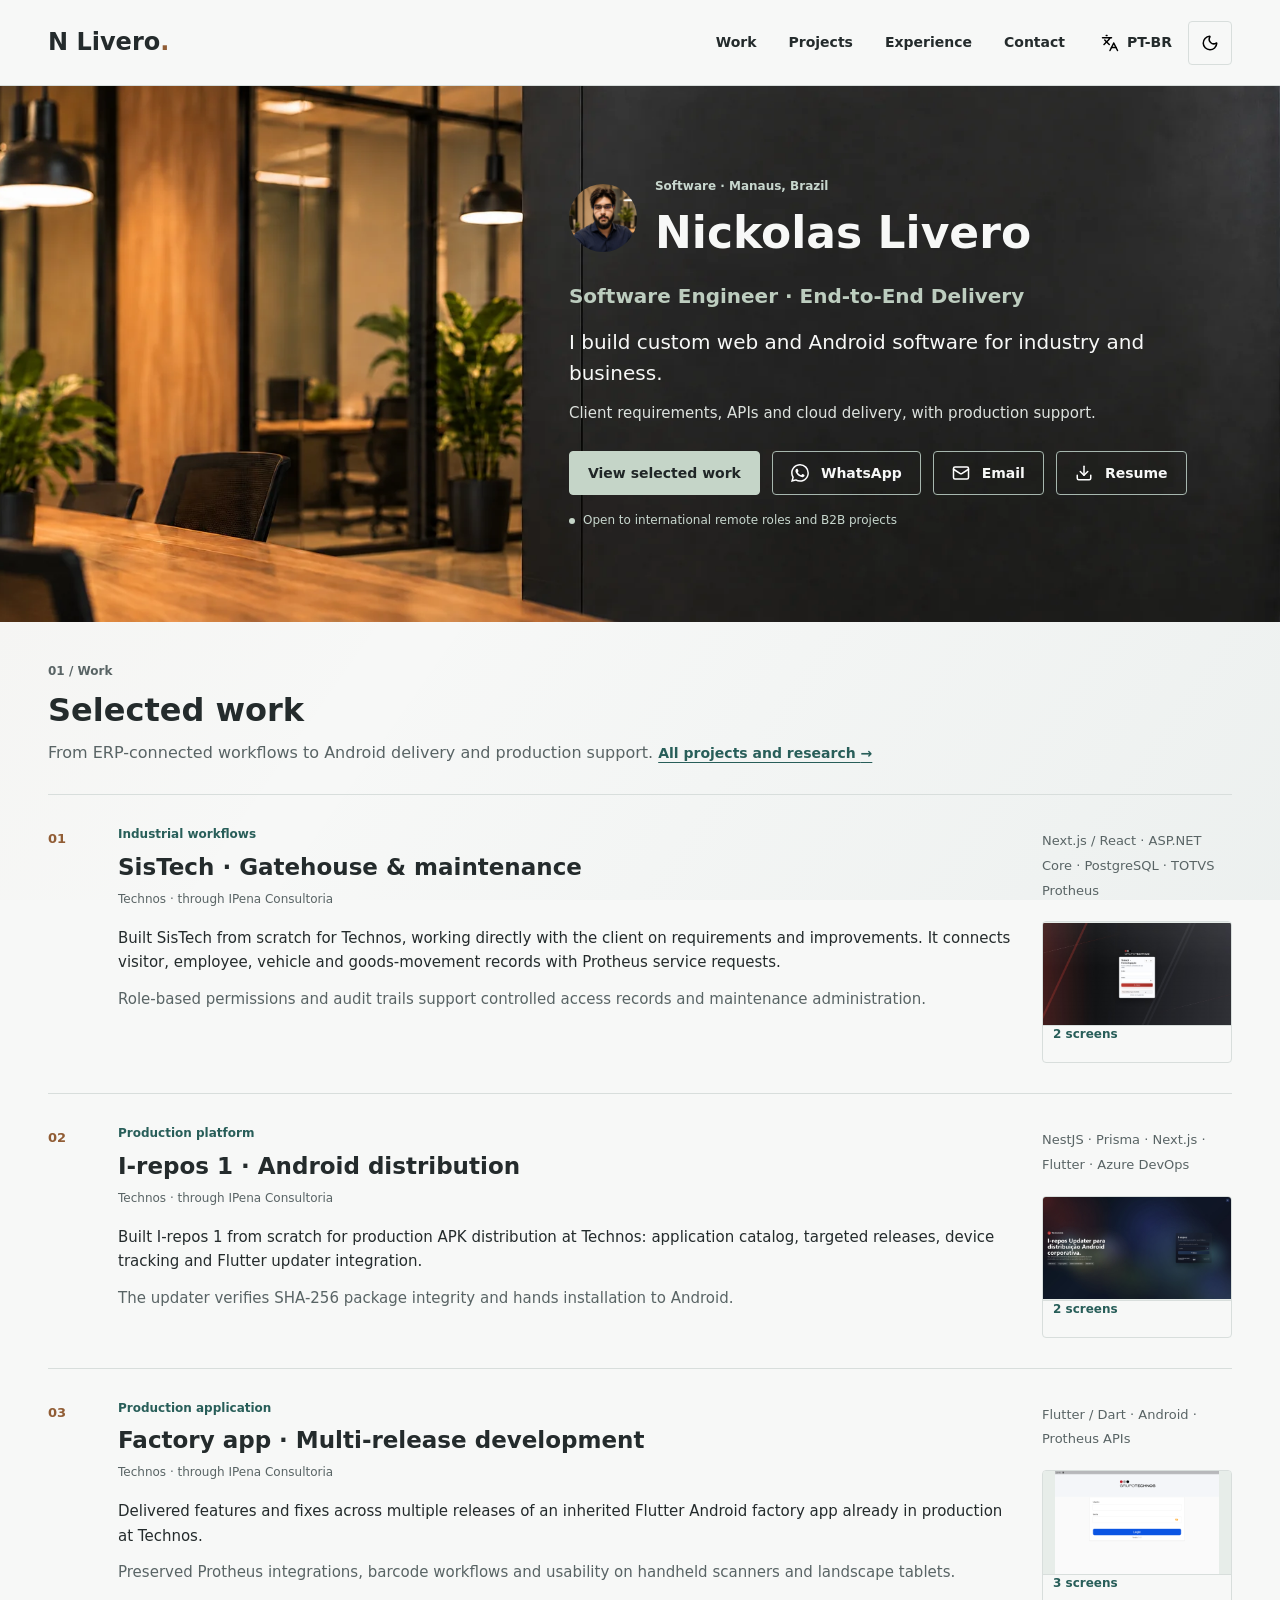
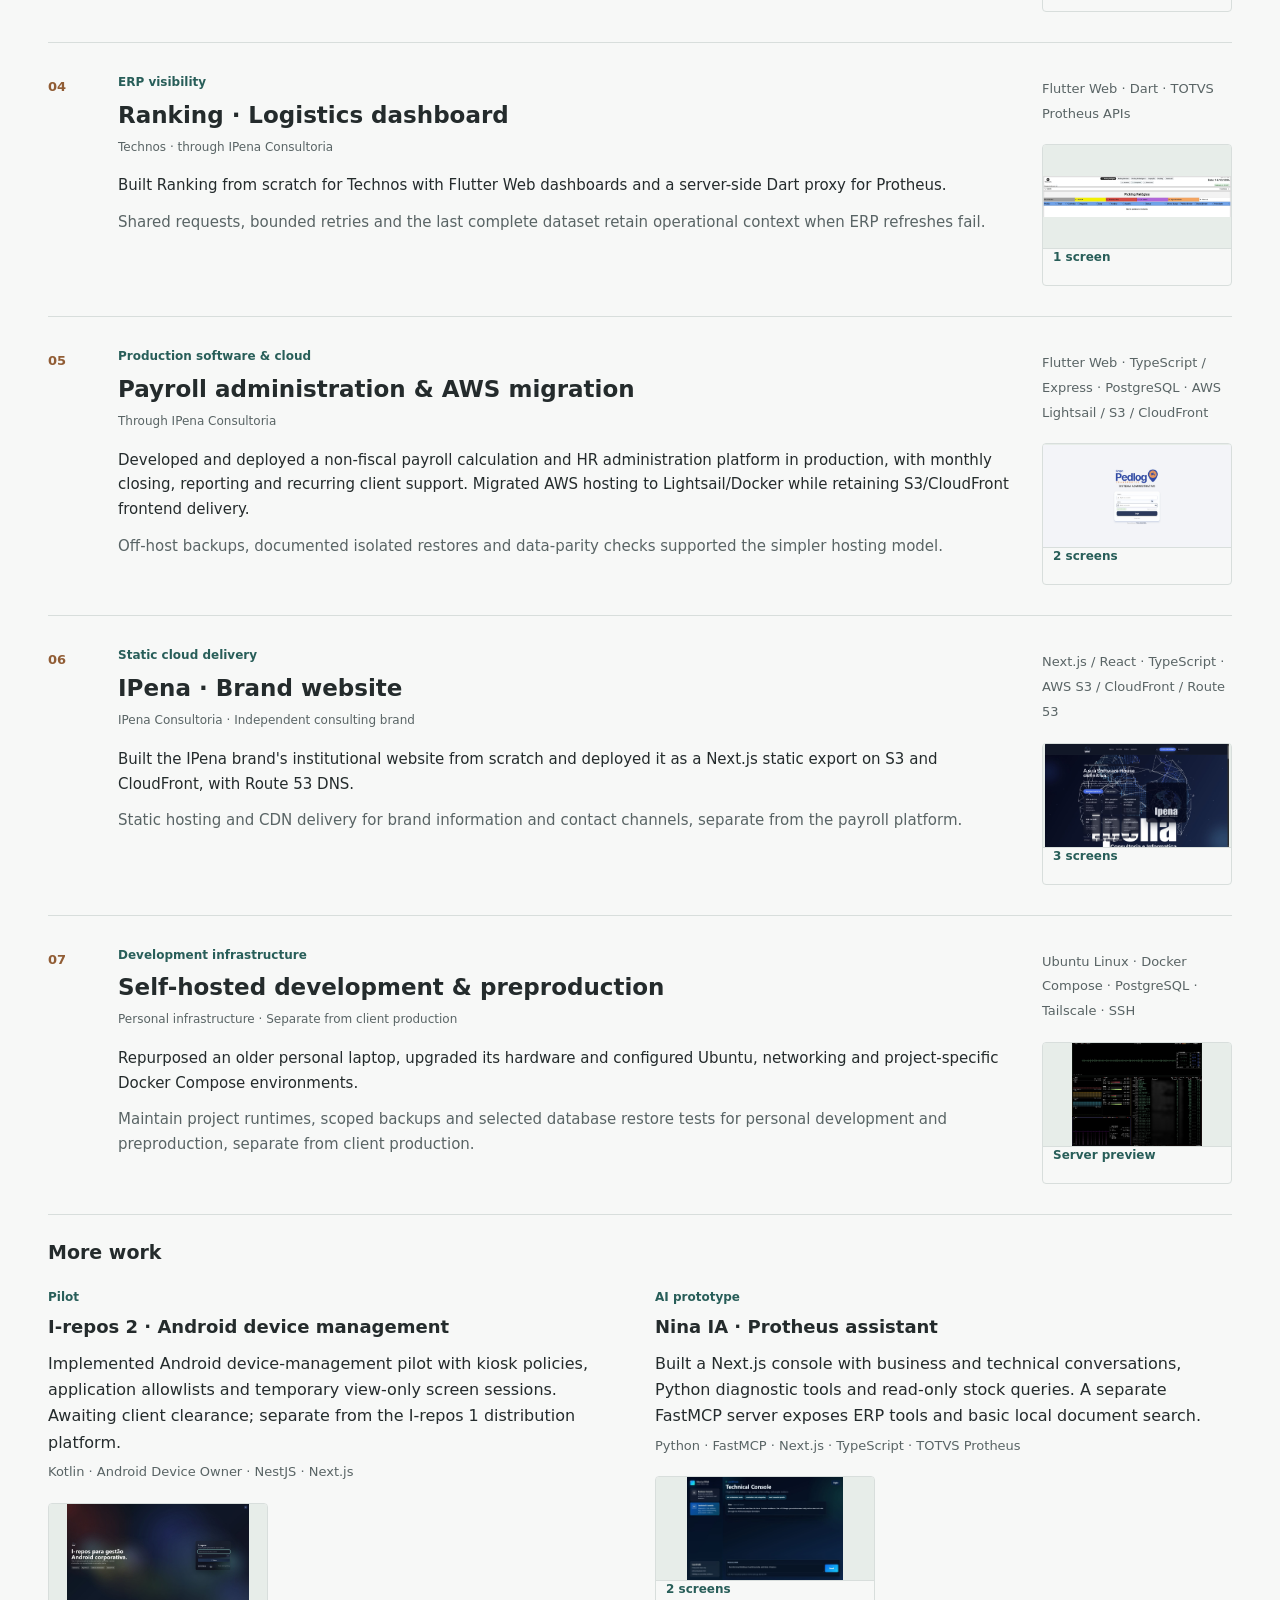
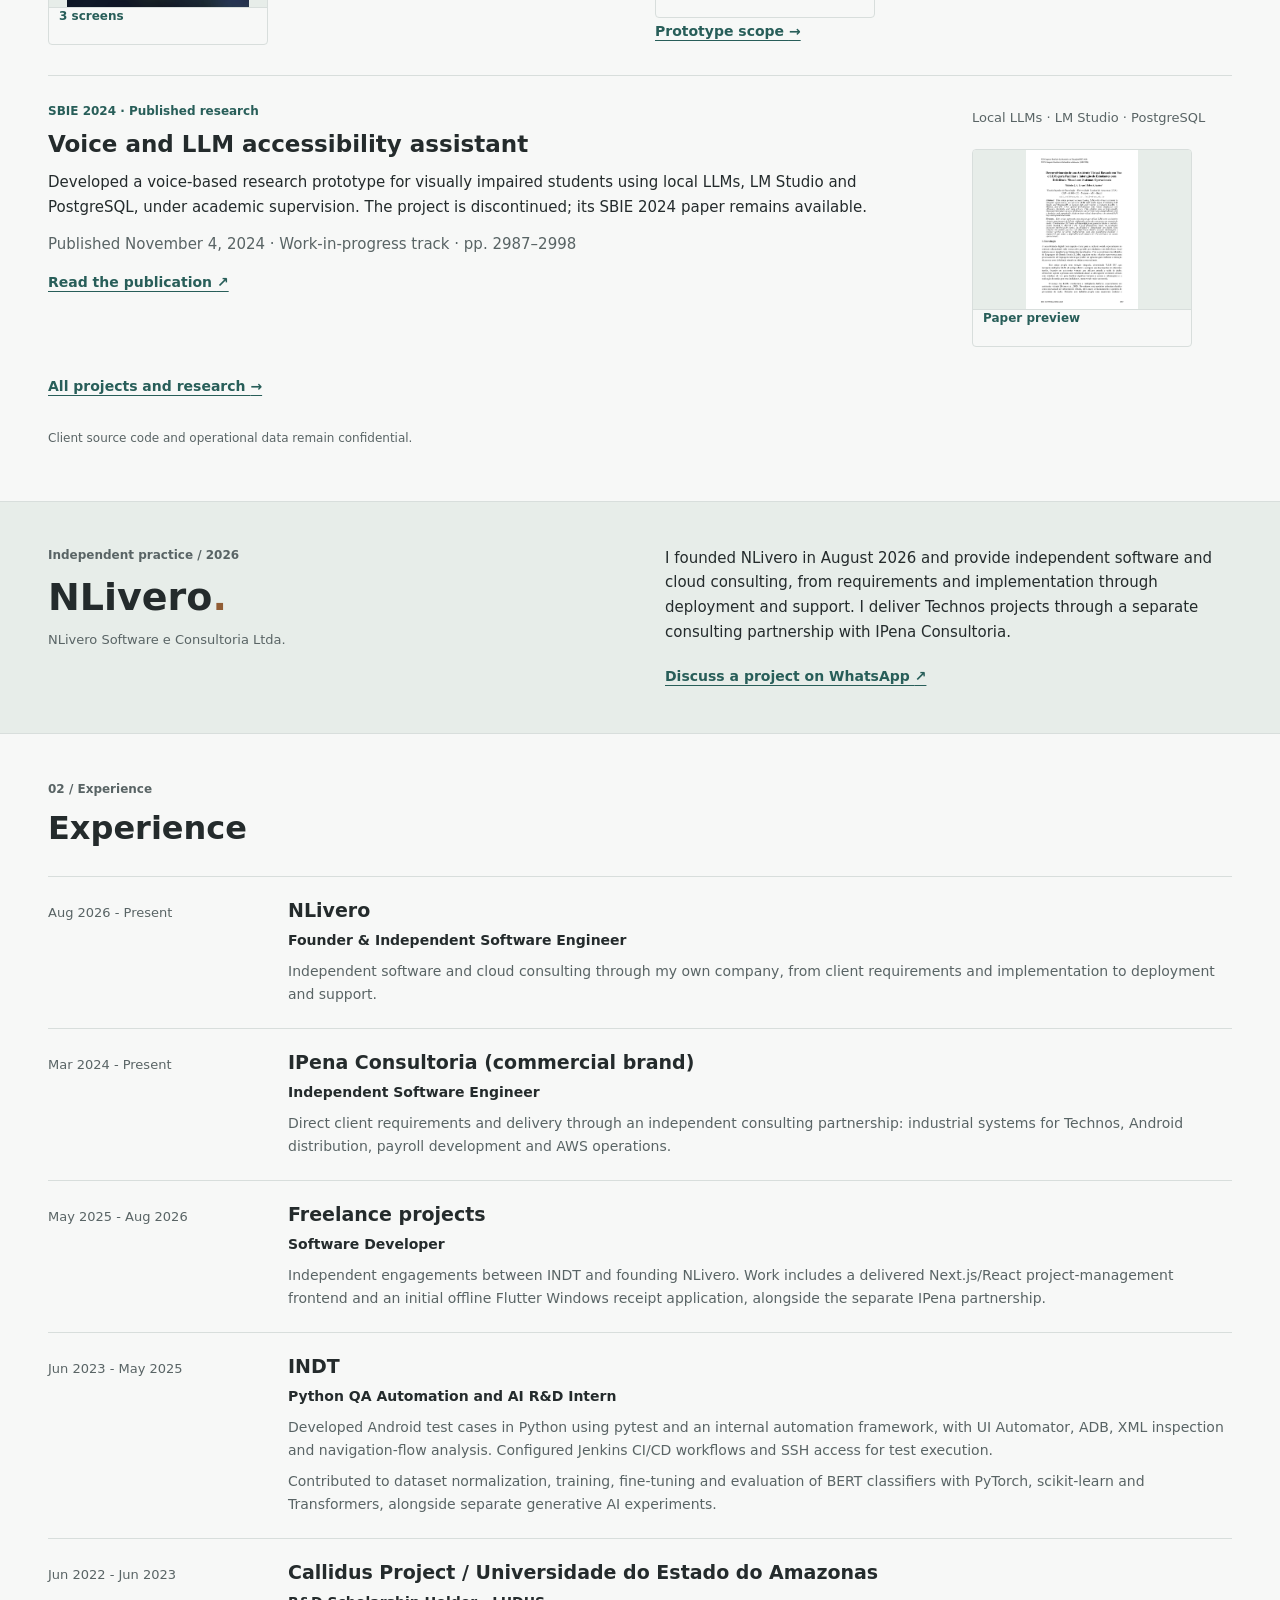
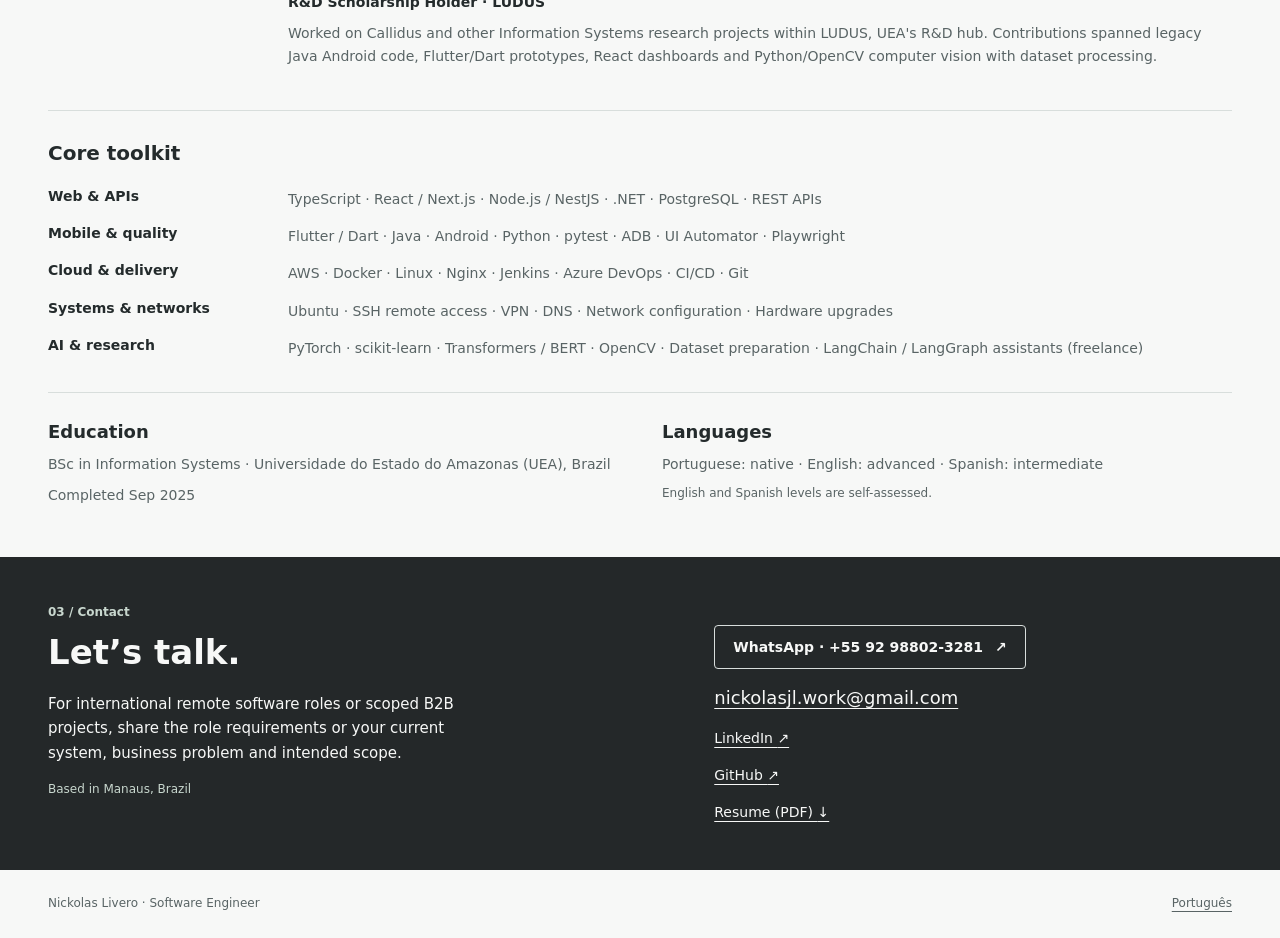
<file: index.html>
<!doctype html>
<html lang="en">
<head>
  <meta charset="utf-8">
  <meta name="viewport" content="width=device-width, initial-scale=1">
  <title>Nickolas Livero | Software Engineer &amp; NLivero Founder</title>
  <meta name="description" content="Custom web and Android software for industrial and business operations. Client requirements, ERP integrations, AWS and production support. Manaus, Brazil.">
  <meta name="theme-color" content="#f7f8f7">
  <link rel="canonical" href="https://nickolaslivero.github.io/">
  <link rel="alternate" hreflang="en" href="https://nickolaslivero.github.io/">
  <link rel="alternate" hreflang="pt-BR" href="https://nickolaslivero.github.io/pt-br.html">
  <link rel="alternate" hreflang="x-default" href="https://nickolaslivero.github.io/">
  <meta property="og:type" content="website">
  <meta property="og:locale" content="en_US">
  <meta property="og:url" content="https://nickolaslivero.github.io/">
  <meta property="og:title" content="Nickolas Livero | Software Engineer &amp; NLivero Founder">
  <meta property="og:description" content="Custom web and Android software for industrial and business operations. Client requirements, ERP integrations, AWS and production support. Manaus, Brazil.">
  <meta property="og:image" content="https://nickolaslivero.github.io/assets/nickolas-livero-linkedin.jpeg">
  <meta name="twitter:card" content="summary">
  <meta name="twitter:title" content="Nickolas Livero | Software Engineer &amp; NLivero Founder">
  <meta name="twitter:description" content="Custom web and Android software for industrial and business operations. Client requirements, ERP integrations, AWS and production support. Manaus, Brazil.">
  <meta name="twitter:image" content="https://nickolaslivero.github.io/assets/nickolas-livero-linkedin.jpeg">
  <link rel="icon" href="assets/favicon-32.png" sizes="32x32">
  <link rel="apple-touch-icon" href="assets/apple-touch-icon.png">
  <link rel="manifest" href="site.webmanifest">
  <link rel="stylesheet" href="assets/site.css?v=20261015">
  <script src="assets/site.js?v=20261015" defer></script>
  <script src="assets/gallery.js?v=20261014" defer></script>
  <script type="application/ld+json">{"@context":"https://schema.org","@type":"Person","name":"Nickolas J. S. Livero","url":"https://nickolaslivero.github.io/","jobTitle":"Software Engineer","image":"https://nickolaslivero.github.io/assets/nickolas-livero-linkedin.jpeg","sameAs":["https://github.com/nickolaslivero","https://www.linkedin.com/in/nickolaslivero/"]}</script>
</head>
<body>
  <a class="skip-link" href="#main">Skip to content</a>
  <header class="site-header wrap">
    <a class="brand" href="index.html" aria-label="Nickolas Livero">N Livero<span>.</span></a>
    <nav aria-label="Main navigation">
      <a href="#work">Work</a>
      <a href="projects.html">Projects</a>
      <a href="#experience">Experience</a>
      <a href="#contact">Contact</a>
    </nav>
    <div class="header-tools">
      <a class="language" href="pt-br.html" lang="pt-BR" aria-label="PT-BR: Ler em português" title="Ler em português"><img class="icon" src="assets/icons/languages.svg" width="18" height="18" alt="">PT-BR</a>
      <button id="theme-toggle" class="icon-button theme-control" type="button" hidden aria-label="Dark theme" aria-pressed="false" data-dark-label="Switch to dark theme" data-light-label="Switch to light theme" title="Switch to dark theme"><img class="icon theme-moon" src="assets/icons/moon.svg" width="18" height="18" alt=""><img class="icon theme-sun" src="assets/icons/sun.svg" width="18" height="18" alt=""></button>
    </div>
  </header>
  <main id="main" tabindex="-1">
    <section class="intro" aria-labelledby="name">
      <div class="hero-content wrap">
        <div class="hero-copy">
          <div class="identity">
            <img class="portrait" src="assets/nickolas-livero-linkedin.jpeg" width="88" height="88" alt="Nickolas Livero">
            <div><p class="eyebrow">Software · Manaus, Brazil</p><h1 id="name">Nickolas Livero</h1></div>
          </div>
          <h2 class="role">Software Engineer · End-to-End Delivery</h2>
          <p class="lead">I build custom web and Android software for industry and business.</p>
          <p class="intro-detail">Client requirements, APIs and cloud delivery, with production support.</p>
          <div class="intro-actions">
            <a class="button primary" href="#work">View selected work</a>
            <a class="button" href="https://wa.me/5592988023281" target="_blank" rel="noopener noreferrer" aria-label="Contact Nickolas on WhatsApp"><img class="button-icon" src="assets/icons/whatsapp.svg" width="18" height="18" alt="">WhatsApp</a>
            <a class="button" href="mailto:nickolasjl.work@gmail.com" aria-label="Email Nickolas"><img class="button-icon" src="assets/icons/mail.svg" width="18" height="18" alt="">Email</a>
            <a class="button" href="cv-en.pdf" download aria-label="Download English resume"><img class="button-icon" src="assets/icons/download.svg" width="18" height="18" alt="">Resume</a>
            <p class="availability"><span aria-hidden="true"></span>Open to international remote roles and B2B projects</p>
          </div>
        </div>
      </div>
    </section>
    <section class="work wrap" id="work" aria-labelledby="work-heading">
      <div class="section-heading"><p class="eyebrow">01 / Work</p><h2 id="work-heading">Selected work</h2><p>From ERP-connected workflows to Android delivery and production support. <a class="text-link" href="projects.html">All projects and research <span aria-hidden="true">→</span></a></p></div>
      <article class="case">
        <div class="case-number" aria-hidden="true">01</div>
        <div class="case-body">
          <p class="case-kind">Industrial workflows</p>
          <h3>SisTech · Gatehouse &amp; maintenance</h3>
          <p class="attribution">Technos · through IPena Consultoria</p>
          <p>Built SisTech from scratch for Technos, working directly with the client on requirements and improvements. It connects visitor, employee, vehicle and goods-movement records with Protheus service requests.</p>
          <p class="outcome">Role-based permissions and audit trails support controlled access records and maintenance administration.</p>
        </div>
        <div class="case-tools">
          <p class="case-stack">Next.js / React · ASP.NET Core · PostgreSQL · TOTVS Protheus</p>
          <div class="project-gallery" data-gallery-title="SisTech · Gatehouse &amp; maintenance">
            <button type="button" class="gallery-trigger" hidden aria-label="2 screens: SisTech" aria-haspopup="dialog" aria-controls="project-gallery-dialog">
              <img class="project-preview-image" src="assets/previews/gatehouse-login.jpg" width="2304" height="1250" loading="lazy" alt="SisTech sign-in in personal preproduction">
              <span>2 screens</span>
            </button>
            <ul class="gallery-links">
              <li><a href="assets/previews/gatehouse-login.jpg" data-caption="SisTech sign-in · Personal preproduction (HML), not production metrics">SisTech sign-in (HML)</a></li>
              <li><a href="assets/previews/gatehouse-overview.jpg" data-caption="Gatehouse overview · Personal preproduction (HML), not production metrics">Gatehouse overview (HML)</a></li>
            </ul>
          </div>
        </div>
      </article>
      <article class="case">
        <div class="case-number" aria-hidden="true">02</div>
        <div class="case-body">
          <p class="case-kind">Production platform</p>
          <h3>I-repos 1 · Android distribution</h3>
          <p class="attribution">Technos · through IPena Consultoria</p>
          <p>Built I-repos 1 from scratch for production APK distribution at Technos: application catalog, targeted releases, device tracking and Flutter updater integration.</p>
          <p class="outcome">The updater verifies SHA-256 package integrity and hands installation to Android.</p>
        </div>
        <div class="case-tools">
          <p class="case-stack">NestJS · Prisma · Next.js · Flutter · Azure DevOps</p>
          <div class="project-gallery" data-gallery-title="I-repos 1 · Android distribution">
            <button type="button" class="gallery-trigger" hidden aria-label="2 screens: I-repos 1" aria-haspopup="dialog" aria-controls="project-gallery-dialog">
              <img class="project-preview-image" src="assets/previews/android-distribution-login.jpg" width="2304" height="1250" loading="lazy" alt="I-repos 1 sign-in in personal preproduction">
              <span>2 screens</span>
            </button>
            <ul class="gallery-links">
              <li><a href="assets/previews/android-distribution-login.jpg" data-caption="I-repos 1 sign-in · Personal preproduction (HML), not production metrics">I-repos 1 sign-in (HML)</a></li>
              <li><a href="assets/previews/android-distribution-overview.jpg" data-caption="Distribution overview · Personal preproduction (HML), not production metrics">Distribution overview (HML)</a></li>
            </ul>
          </div>
        </div>
      </article>
      <article class="case">
        <div class="case-number" aria-hidden="true">03</div>
        <div class="case-body">
          <p class="case-kind">Production application</p>
          <h3>Factory app · Multi-release development</h3>
          <p class="attribution">Technos · through IPena Consultoria</p>
          <p>Delivered features and fixes across multiple releases of an inherited Flutter Android factory app already in production at Technos.</p>
          <p class="outcome">Preserved Protheus integrations, barcode workflows and usability on handheld scanners and landscape tablets.</p>
        </div>
        <div class="case-tools">
          <p class="case-stack">Flutter / Dart · Android · Protheus APIs</p>
          <div class="project-gallery" data-gallery-title="Factory app · Android">
            <button type="button" class="gallery-trigger" hidden aria-label="3 screens: factory app" aria-haspopup="dialog" aria-controls="project-gallery-dialog">
              <img class="project-preview-image" src="assets/previews/factory-app-login.png" width="1920" height="1200" loading="lazy" alt="Factory app candidate sign-in in an Android emulator">
              <span>3 screens</span>
            </button>
            <ul class="gallery-links">
              <li><a href="assets/previews/factory-app-login.png" data-caption="Factory app sign-in · Candidate 2.4.2 in an emulator">Application login (candidate, emulator)</a></li>
              <li><a href="assets/previews/factory-app-menu.png" data-caption="Candidate 2.4.2 · Emulator menu, account header cropped; not production acceptance">Routine menu (candidate, emulator)</a></li>
              <li><a href="assets/previews/factory-app-wms-menu.png" data-caption="Candidate 2.4.2 · Emulator WMS menu, account header cropped; no ERP transaction performed">WMS menu (candidate, emulator)</a></li>
            </ul>
          </div>
        </div>
      </article>
      <article class="case">
        <div class="case-number" aria-hidden="true">04</div>
        <div class="case-body">
          <p class="case-kind">ERP visibility</p>
          <h3>Ranking · Logistics dashboard</h3>
          <p class="attribution">Technos · through IPena Consultoria</p>
          <p>Built Ranking from scratch for Technos with Flutter Web dashboards and a server-side Dart proxy for Protheus.</p>
          <p class="outcome">Shared requests, bounded retries and the last complete dataset retain operational context when ERP refreshes fail.</p>
        </div>
        <div class="case-tools">
          <p class="case-stack">Flutter Web · Dart · TOTVS Protheus APIs</p>
          <div class="project-gallery" data-gallery-title="Ranking · Logistics dashboard">
            <button type="button" class="gallery-trigger" hidden aria-label="1 screen: Ranking" aria-haspopup="dialog" aria-controls="project-gallery-dialog">
              <img class="project-preview-image" src="assets/previews/logistics-dashboard.jpg" width="2304" height="500" loading="lazy" alt="Ranking logistics dashboard with no orders displayed">
              <span>1 screen</span>
            </button>
            <ul class="gallery-links">
              <li><a href="assets/previews/logistics-dashboard.jpg" data-caption="Personal preproduction (HML) · Filtered query with no orders to protect data; not production metrics">Filtered logistics view (HML)</a></li>
            </ul>
          </div>
        </div>
      </article>
      <article class="case">
        <div class="case-number" aria-hidden="true">05</div>
        <div class="case-body">
          <p class="case-kind">Production software &amp; cloud</p>
          <h3>Payroll administration &amp; AWS migration</h3>
          <p class="attribution">Through IPena Consultoria</p>
          <p>Developed and deployed a non-fiscal payroll calculation and HR administration platform in production, with monthly closing, reporting and recurring client support. Migrated AWS hosting to Lightsail/Docker while retaining S3/CloudFront frontend delivery.</p>
          <p class="outcome">Off-host backups, documented isolated restores and data-parity checks supported the simpler hosting model.</p>
        </div>
        <div class="case-tools">
          <p class="case-stack">Flutter Web · TypeScript / Express · PostgreSQL · AWS Lightsail / S3 / CloudFront</p>
          <div class="project-gallery" data-gallery-title="ICheck · Payroll administration">
            <button type="button" class="gallery-trigger" hidden aria-label="2 screens: ICheck" aria-haspopup="dialog" aria-controls="project-gallery-dialog">
              <img class="project-preview-image" src="assets/previews/payroll-login.jpg" width="2304" height="1250" loading="lazy" alt="ICheck sign-in in preproduction with empty credential fields">
              <span>2 screens</span>
            </button>
            <ul class="gallery-links">
              <li><a href="assets/previews/payroll-login.jpg" data-caption="ICheck sign-in · HML, empty credential fields">Payroll sign-in (HML)</a></li>
              <li><a href="assets/previews/payroll-dashboard.jpg" data-caption="ICheck dashboard · HML test database">Payroll dashboard (test data)</a></li>
            </ul>
          </div>
        </div>
      </article>
      <article class="case">
        <div class="case-number" aria-hidden="true">06</div>
        <div class="case-body">
          <p class="case-kind">Static cloud delivery</p>
          <h3>IPena · Brand website</h3>
          <p class="attribution">IPena Consultoria · Independent consulting brand</p>
          <p>Built the IPena brand's institutional website from scratch and deployed it as a Next.js static export on S3 and CloudFront, with Route 53 DNS.</p>
          <p class="outcome">Static hosting and CDN delivery for brand information and contact channels, separate from the payroll platform.</p>
        </div>
        <div class="case-tools">
          <p class="case-stack">Next.js / React · TypeScript · AWS S3 / CloudFront / Route 53</p>
          <div class="project-gallery" data-gallery-title="IPena · Brand website">
            <button type="button" class="gallery-trigger" hidden aria-label="3 screens: IPena website" aria-haspopup="dialog" aria-controls="project-gallery-dialog">
              <img class="project-preview-image" src="assets/previews/ipena-website-hero.jpg" width="1905" height="1072" loading="lazy" alt="Public homepage and hero of the IPena institutional website">
              <span>3 screens</span>
            </button>
            <ul class="gallery-links">
              <li><a href="assets/previews/ipena-website-hero.jpg" data-caption="IPena institutional website · Public homepage and brand presentation">Website homepage (public)</a></li>
              <li><a href="assets/previews/ipena-website-services.jpg" data-caption="IPena brand website · Public services section">Website services (public)</a></li>
              <li><a href="assets/previews/ipena-website-about.jpg" data-caption="IPena institutional website · Public About page and brand content">About IPena (public)</a></li>
            </ul>
          </div>
        </div>
      </article>
      <article class="case">
        <div class="case-number" aria-hidden="true">07</div>
        <div class="case-body">
          <p class="case-kind">Development infrastructure</p>
          <h3>Self-hosted development &amp; preproduction</h3>
          <p class="attribution">Personal infrastructure · Separate from client production</p>
          <p>Repurposed an older personal laptop, upgraded its hardware and configured Ubuntu, networking and project-specific Docker Compose environments.</p>
          <p class="outcome">Maintain project runtimes, scoped backups and selected database restore tests for personal development and preproduction, separate from client production.</p>
        </div>
        <div class="case-tools">
          <p class="case-stack">Ubuntu Linux · Docker Compose · PostgreSQL · Tailscale · SSH</p>
          <div class="project-gallery" data-gallery-title="Self-hosted · Server monitoring">
            <button type="button" class="gallery-trigger" hidden aria-label="Server preview: btop on the personal development server" aria-haspopup="dialog" aria-controls="project-gallery-dialog">
              <img class="project-preview-image" src="assets/previews/self-hosted-btop.png" width="1680" height="1329" loading="lazy" alt="Real btop capture of personal server CPU, memory and disk usage; sensitive text blurred">
              <span>Server preview</span>
            </button>
            <ul class="gallery-links">
              <li><a href="assets/previews/self-hosted-btop.png" data-caption="Real btop capture · Personal development/preproduction server; sensitive text blurred">Server monitoring (btop)</a></li>
            </ul>
          </div>
        </div>
      </article>
      <div class="more-work"><h3>More work</h3>
        <div class="work-grid">
          <article>
            <p class="case-kind">Pilot</p>
            <h4>I-repos 2 · Android device management</h4>
            <p>Implemented Android device-management pilot with kiosk policies, application allowlists and temporary view-only screen sessions. Awaiting client clearance; separate from the I-repos 1 distribution platform.</p>
            <div class="case-tools">
              <p class="case-stack">Kotlin · Android Device Owner · NestJS · Next.js</p>
              <div class="project-gallery" data-gallery-title="I-repos 2 · Device-management pilot">
                <button type="button" class="gallery-trigger" hidden aria-label="3 screens: I-repos 2 pilot" aria-haspopup="dialog" aria-controls="project-gallery-dialog">
                  <img class="project-preview-image" src="assets/previews/android-management-login.jpg" width="2304" height="1306" loading="lazy" alt="I-repos 2 device-management pilot sign-in in personal preproduction">
                  <span>3 screens</span>
                </button>
                <ul class="gallery-links">
                  <li><a href="assets/previews/android-management-login.jpg" data-caption="I-repos 2 pilot sign-in · Personal preproduction (HML), not production metrics">Pilot sign-in (HML)</a></li>
                  <li><a href="assets/previews/android-management-pilot.jpg" data-caption="Device-management pilot · Personal preproduction (HML), not production metrics">Device-management pilot (HML)</a></li>
                  <li><a href="assets/previews/android-management-handheld.png" data-caption="I-repos 2 pilot · Physical Android handheld launcher with permitted applications">Physical handheld launcher (pilot)</a></li>
                </ul>
              </div>
            </div>
          </article>
          <article>
            <p class="case-kind">AI prototype</p>
            <h4>Nina IA · Protheus assistant</h4>
            <p>Built a Next.js console with business and technical conversations, Python diagnostic tools and read-only stock queries. A separate FastMCP server exposes ERP tools and basic local document search.</p>
            <div class="case-tools">
              <p class="case-stack">Python · FastMCP · Next.js · TypeScript · TOTVS Protheus</p>
              <div class="project-gallery" data-gallery-title="Nina IA · Protheus assistant prototype">
                <button type="button" class="gallery-trigger" hidden aria-label="2 screens: Nina IA prototype" aria-haspopup="dialog" aria-controls="project-gallery-dialog">
                  <img class="project-preview-image" src="assets/previews/nina-technical-console.jpg" width="1366" height="900" loading="lazy" alt="Historical Nina IA technical-console interface with no client records">
                  <span>2 screens</span>
                </button>
                <ul class="gallery-links">
                  <li><a href="assets/previews/nina-technical-console.jpg" data-caption="Nina IA prototype · Archived interface; not evidence of tool execution or a production connection">Technical console (prototype)</a></li>
                  <li><a href="assets/previews/nina-mobile-console.jpg" data-caption="Nina IA prototype · Archived mobile interface; not evidence of tool execution or a production connection">Mobile console (prototype)</a></li>
                </ul>
              </div>
            </div>
            <a class="text-link" href="projects.html#erp-assistance">Prototype scope <span aria-hidden="true">→</span></a>
          </article>
        </div>
      </div>
      <div class="research-highlight" aria-labelledby="research-heading">
        <div>
          <p class="case-kind">SBIE 2024 · Published research</p>
          <h3 id="research-heading">Voice and LLM accessibility assistant</h3>
          <p>Developed a voice-based research prototype for visually impaired students using local LLMs, LM Studio and PostgreSQL, under academic supervision. The project is discontinued; its SBIE 2024 paper remains available.</p>
          <p class="research-meta">Published <time datetime="2024-11-04">November 4, 2024</time> · Work-in-progress track · pp. 2987–2998</p>
          <a class="text-link" href="https://sol.sbc.org.br/index.php/sbie/article/view/31461">Read the publication <span aria-hidden="true">↗</span></a>
        </div>
        <div class="case-tools">
          <p class="case-stack">Local LLMs · LM Studio · PostgreSQL</p>
          <div class="project-gallery" data-gallery-title="SBIE 2024 · Published paper">
            <button type="button" class="gallery-trigger" hidden aria-label="Paper preview: first page of the SBIE paper" aria-haspopup="dialog" aria-controls="project-gallery-dialog">
              <img class="project-preview-image" src="assets/previews/sbie-paper-first-page.jpg" width="1133" height="1600" loading="lazy" alt="First page of the published SBIE 2024 paper, with its original title and author credits">
              <span>Paper preview</span>
            </button>
            <ul class="gallery-links">
              <li><a href="assets/previews/sbie-paper-first-page.jpg" data-caption="SBIE 2024 paper · First page rendered from the official PDF, original credits preserved">Paper first page</a></li>
            </ul>
          </div>
        </div>
      </div>
      <p class="collection-link"><a class="text-link" href="projects.html">All projects and research <span aria-hidden="true">→</span></a></p>
      <p class="confidential">Client source code and operational data remain confidential.</p>
    </section>
    <section class="company-band" aria-labelledby="company-heading">
      <div class="company wrap"><div><p class="eyebrow">Independent practice / <time datetime="2026-08">2026</time></p><h2 id="company-heading">NLivero<span>.</span></h2><p class="company-legal">NLivero Software e Consultoria Ltda.</p></div><div><p>I founded NLivero in August 2026 and provide independent software and cloud consulting, from requirements and implementation through deployment and support. I deliver Technos projects through a separate consulting partnership with IPena Consultoria.</p><a class="text-link" href="https://wa.me/5592988023281" target="_blank" rel="noopener noreferrer">Discuss a project on WhatsApp <span aria-hidden="true">↗</span></a></div></div>
    </section>
    <section class="experience wrap" id="experience" aria-labelledby="experience-heading">
      <div class="section-heading"><p class="eyebrow">02 / Experience</p><h2 id="experience-heading">Experience</h2></div>
      <ol class="timeline">
        <li><time datetime="2026-08">Aug 2026 - Present</time><div><h3>NLivero</h3><p class="position">Founder &amp; Independent Software Engineer</p><p>Independent software and cloud consulting through my own company, from client requirements and implementation to deployment and support.</p></div></li>
        <li><time datetime="2024-03">Mar 2024 - Present</time><div><h3>IPena Consultoria (commercial brand)</h3><p class="position">Independent Software Engineer</p><p>Direct client requirements and delivery through an independent consulting partnership: industrial systems for Technos, Android distribution, payroll development and AWS operations.</p></div></li>
        <li><div class="timeline-period"><time datetime="2025-05">May 2025</time> - <time datetime="2026-08">Aug 2026</time></div><div><h3>Freelance projects</h3><p class="position">Software Developer</p><p>Independent engagements between INDT and founding NLivero. Work includes a delivered Next.js/React project-management frontend and an initial offline Flutter Windows receipt application, alongside the separate IPena partnership.</p></div></li>
        <li><time datetime="2023-06">Jun 2023 - May 2025</time><div><h3>INDT</h3><p class="position">Python QA Automation and AI R&amp;D Intern</p><p>Developed Android test cases in Python using pytest and an internal automation framework, with UI Automator, ADB, XML inspection and navigation-flow analysis. Configured Jenkins CI/CD workflows and SSH access for test execution.</p><p>Contributed to dataset normalization, training, fine-tuning and evaluation of BERT classifiers with PyTorch, scikit-learn and Transformers, alongside separate generative AI experiments.</p></div></li>
        <li><time datetime="2022-06">Jun 2022 - Jun 2023</time><div><h3>Callidus Project / Universidade do Estado do Amazonas</h3><p class="position">R&amp;D Scholarship Holder · LUDUS</p><p>Worked on Callidus and other Information Systems research projects within LUDUS, UEA's R&amp;D hub. Contributions spanned legacy Java Android code, Flutter/Dart prototypes, React dashboards and Python/OpenCV computer vision with dataset processing.</p></div></li>
      </ol>
      <div class="toolkit"><h3>Core toolkit</h3><div><h4>Web &amp; APIs</h4><p>TypeScript · React / Next.js · Node.js / NestJS · .NET · PostgreSQL · REST APIs</p></div><div><h4>Mobile &amp; quality</h4><p>Flutter / Dart · Java · Android · Python · pytest · ADB · UI Automator · Playwright</p></div><div><h4>Cloud &amp; delivery</h4><p>AWS · Docker · Linux · Nginx · Jenkins · Azure DevOps · CI/CD · Git</p></div><div><h4>Systems &amp; networks</h4><p>Ubuntu · SSH remote access · VPN · DNS · Network configuration · Hardware upgrades</p></div><div><h4>AI &amp; research</h4><p>PyTorch · scikit-learn · Transformers / BERT · OpenCV · Dataset preparation · LangChain / LangGraph assistants (freelance)</p></div></div>
      <div class="background"><div><h3>Education</h3><p>BSc in Information Systems · Universidade do Estado do Amazonas (UEA), Brazil</p><p><time datetime="2025-09">Completed Sep 2025</time></p></div><div><h3>Languages</h3><p>Portuguese: native · English: advanced · Spanish: intermediate</p><p class="small">English and Spanish levels are self-assessed.</p></div></div>
    </section>
    <section class="contact-band" id="contact" aria-labelledby="contact-heading">
      <div class="wrap contact"><div><p class="eyebrow">03 / Contact</p><h2 id="contact-heading">Let’s talk.</h2><p>For international remote software roles or scoped B2B projects, share the role requirements or your current system, business problem and intended scope.</p><p class="small">Based in Manaus, Brazil</p></div><div class="contact-links"><a class="button" href="https://wa.me/5592988023281" target="_blank" rel="noopener noreferrer">WhatsApp · +55 92 98802-3281 <span aria-hidden="true">↗</span></a><a class="email-link" href="mailto:nickolasjl.work@gmail.com">nickolasjl.work@gmail.com</a><a href="https://www.linkedin.com/in/nickolaslivero/">LinkedIn <span aria-hidden="true">↗</span></a><a href="https://github.com/nickolaslivero">GitHub <span aria-hidden="true">↗</span></a><a href="cv-en.pdf" download>Resume (PDF) <span aria-hidden="true">↓</span></a></div></div>
    </section>
  </main>
  <dialog id="project-gallery-dialog" aria-labelledby="gallery-title">
    <header class="gallery-heading">
      <h2 id="gallery-title"></h2>
      <div class="gallery-controls">
        <a id="gallery-original" class="icon-button" target="_blank" rel="noopener" title="Open full-size image" aria-label="Open full-size image"><img class="icon" src="assets/icons/zoom-in.svg" width="20" height="20" alt=""></a>
        <button id="gallery-close" type="button" class="icon-button" title="Close gallery" aria-label="Close gallery"><img class="icon" src="assets/icons/x.svg" width="20" height="20" alt=""></button>
      </div>
    </header>
    <div class="gallery-stage">
      <img id="gallery-image" hidden alt="">
      <p id="gallery-error" hidden role="alert">The image could not be loaded.</p>
    </div>
    <div class="gallery-footer">
      <p id="gallery-caption"></p>
      <div class="gallery-navigation">
        <button id="gallery-prev" type="button" class="icon-button" disabled title="Previous image" aria-label="Previous image"><img class="icon" src="assets/icons/chevron-left.svg" width="20" height="20" alt=""></button>
        <p id="gallery-count"></p>
        <button id="gallery-next" type="button" class="icon-button" disabled title="Next image" aria-label="Next image"><img class="icon" src="assets/icons/chevron-right.svg" width="20" height="20" alt=""></button>
      </div>
    </div>
    <p id="gallery-status" class="sr-only" role="status" aria-live="polite" aria-atomic="true"></p>
  </dialog>
  <footer class="wrap site-footer"><p>Nickolas Livero · Software Engineer</p><a href="pt-br.html" lang="pt-BR">Português</a></footer>
</body>
</html>
</file>
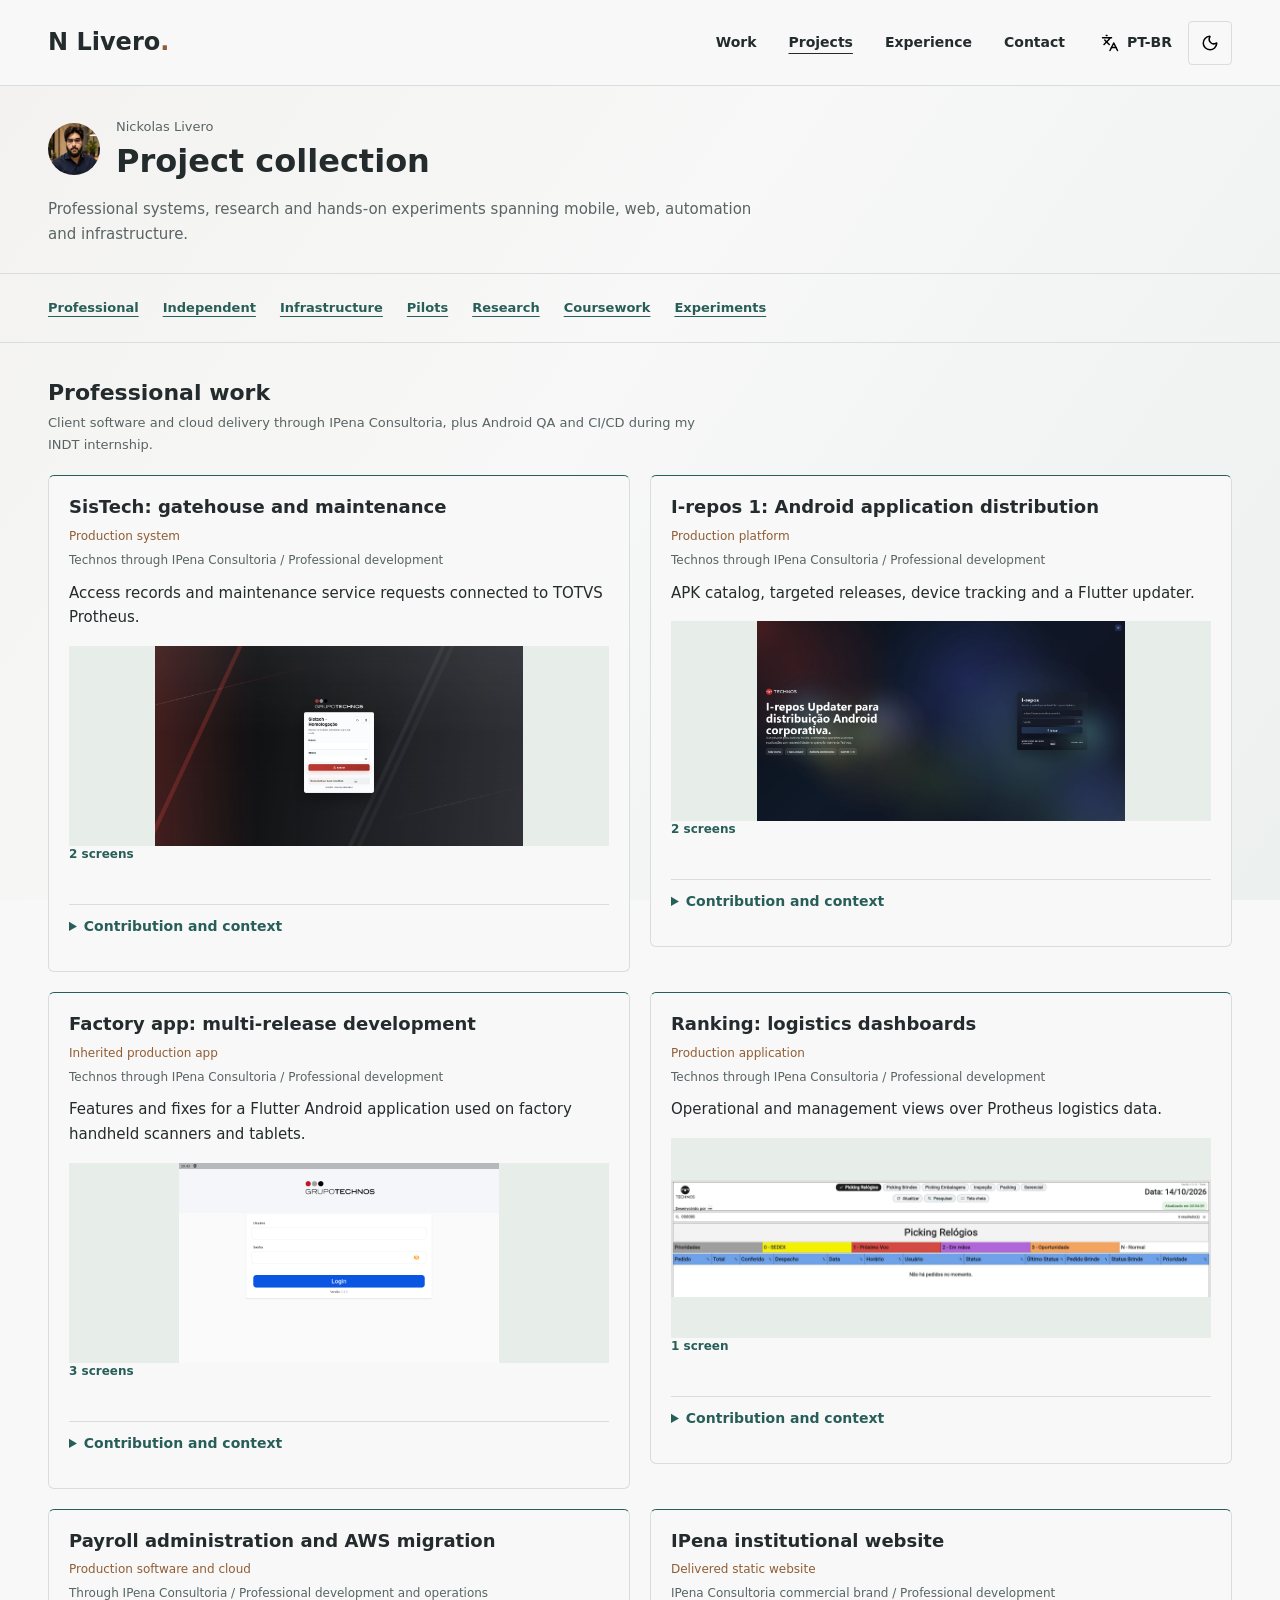
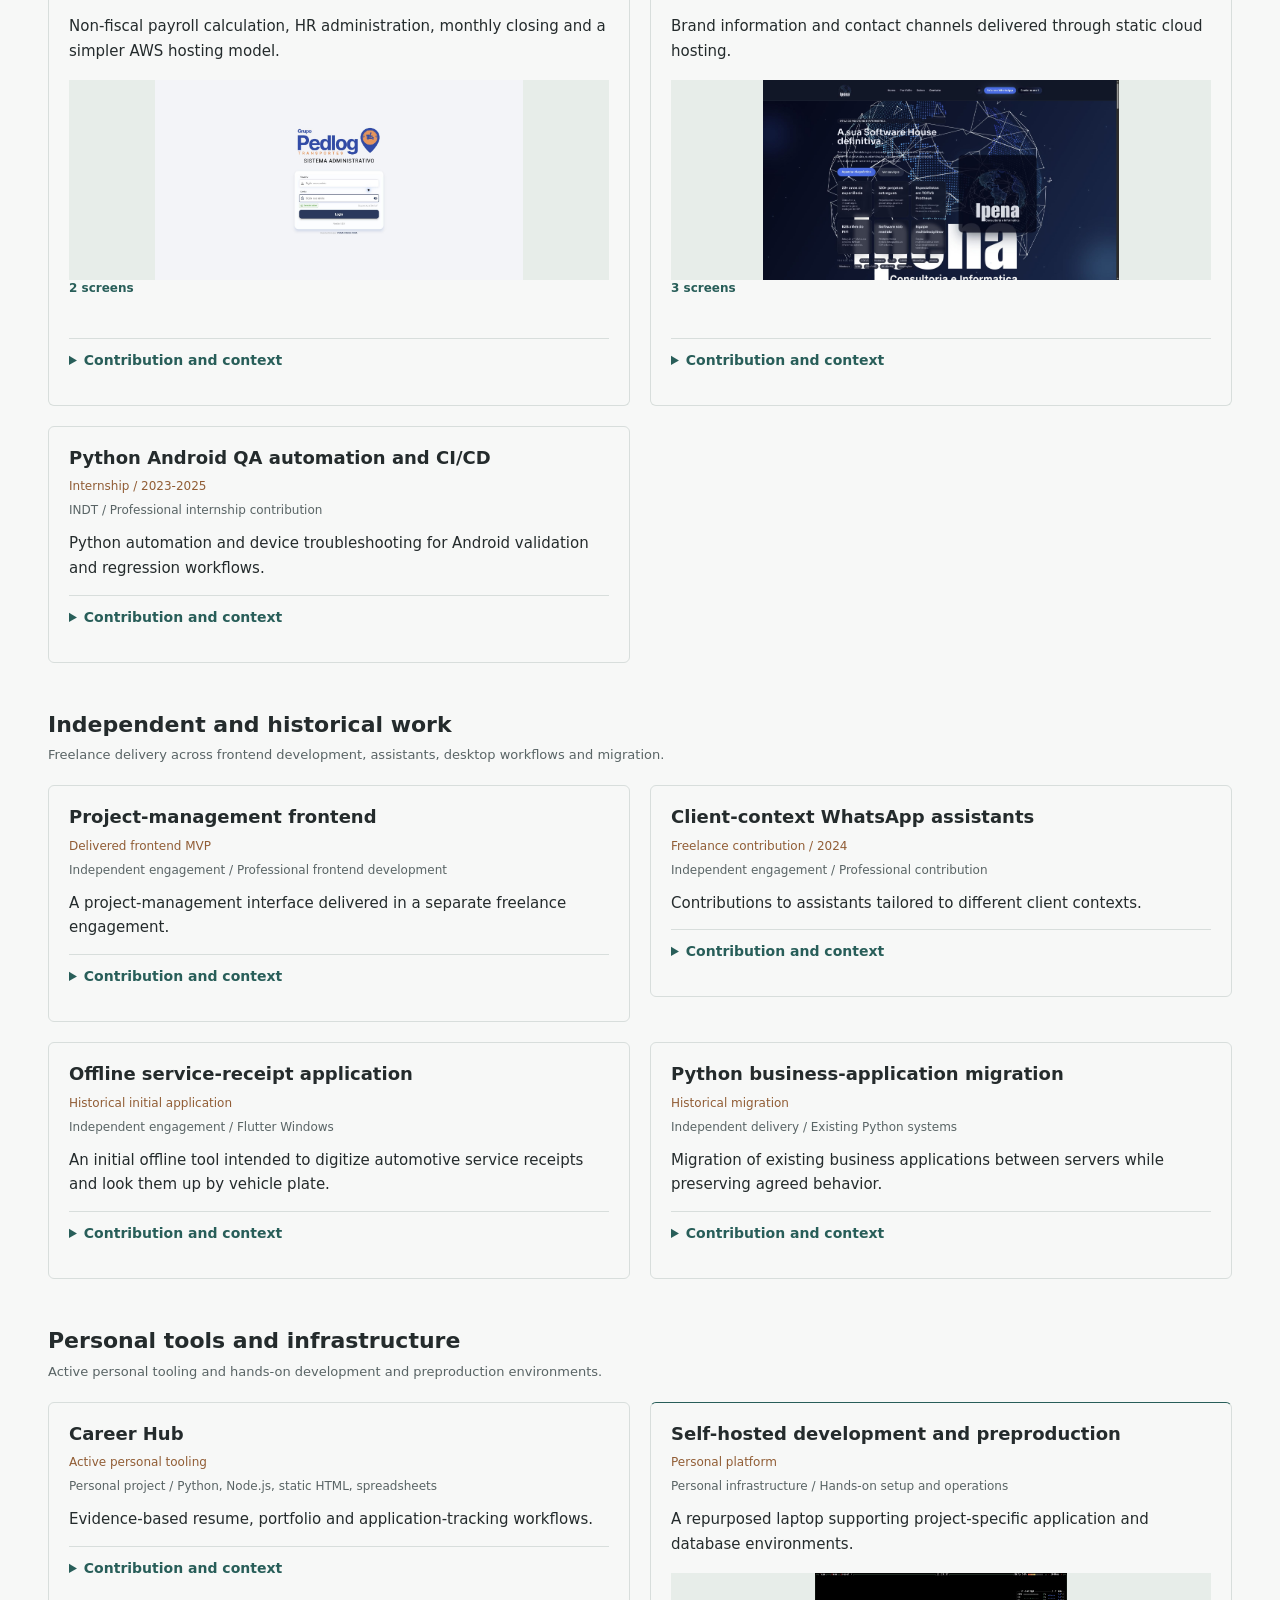
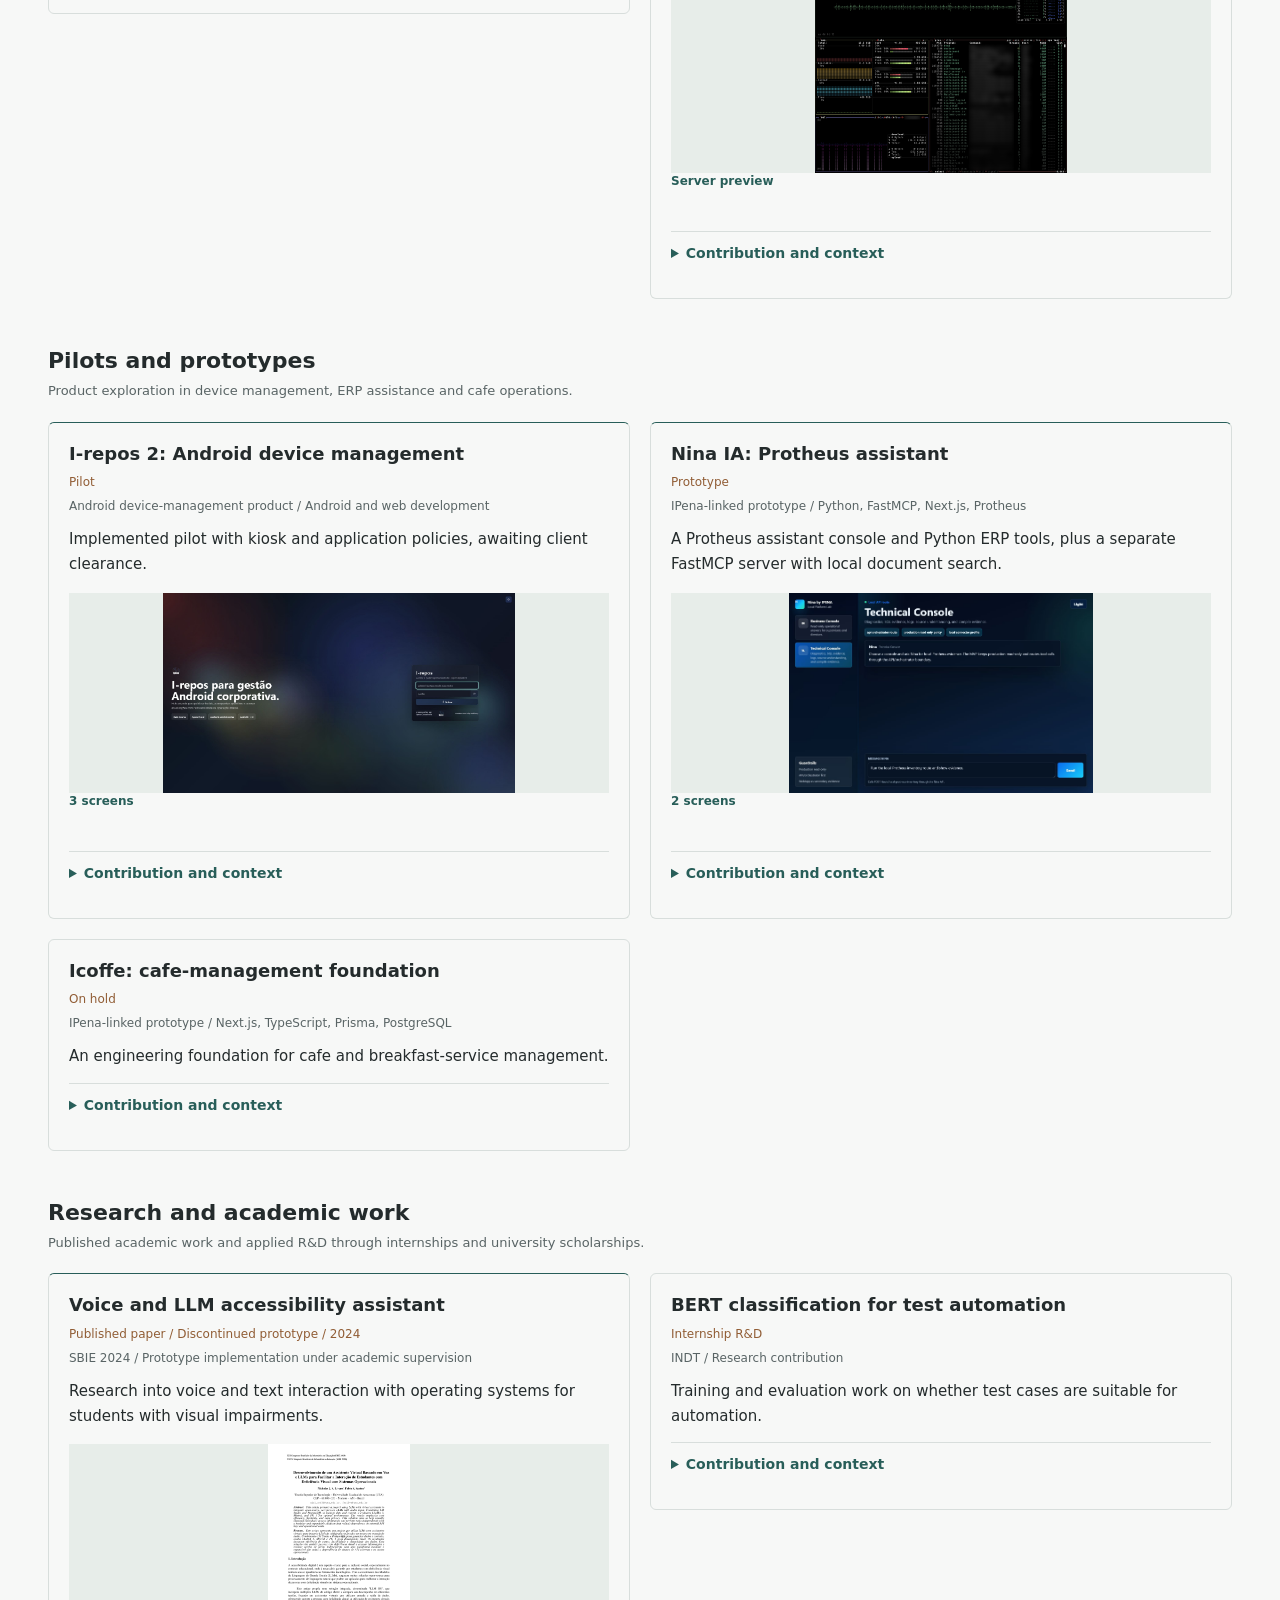
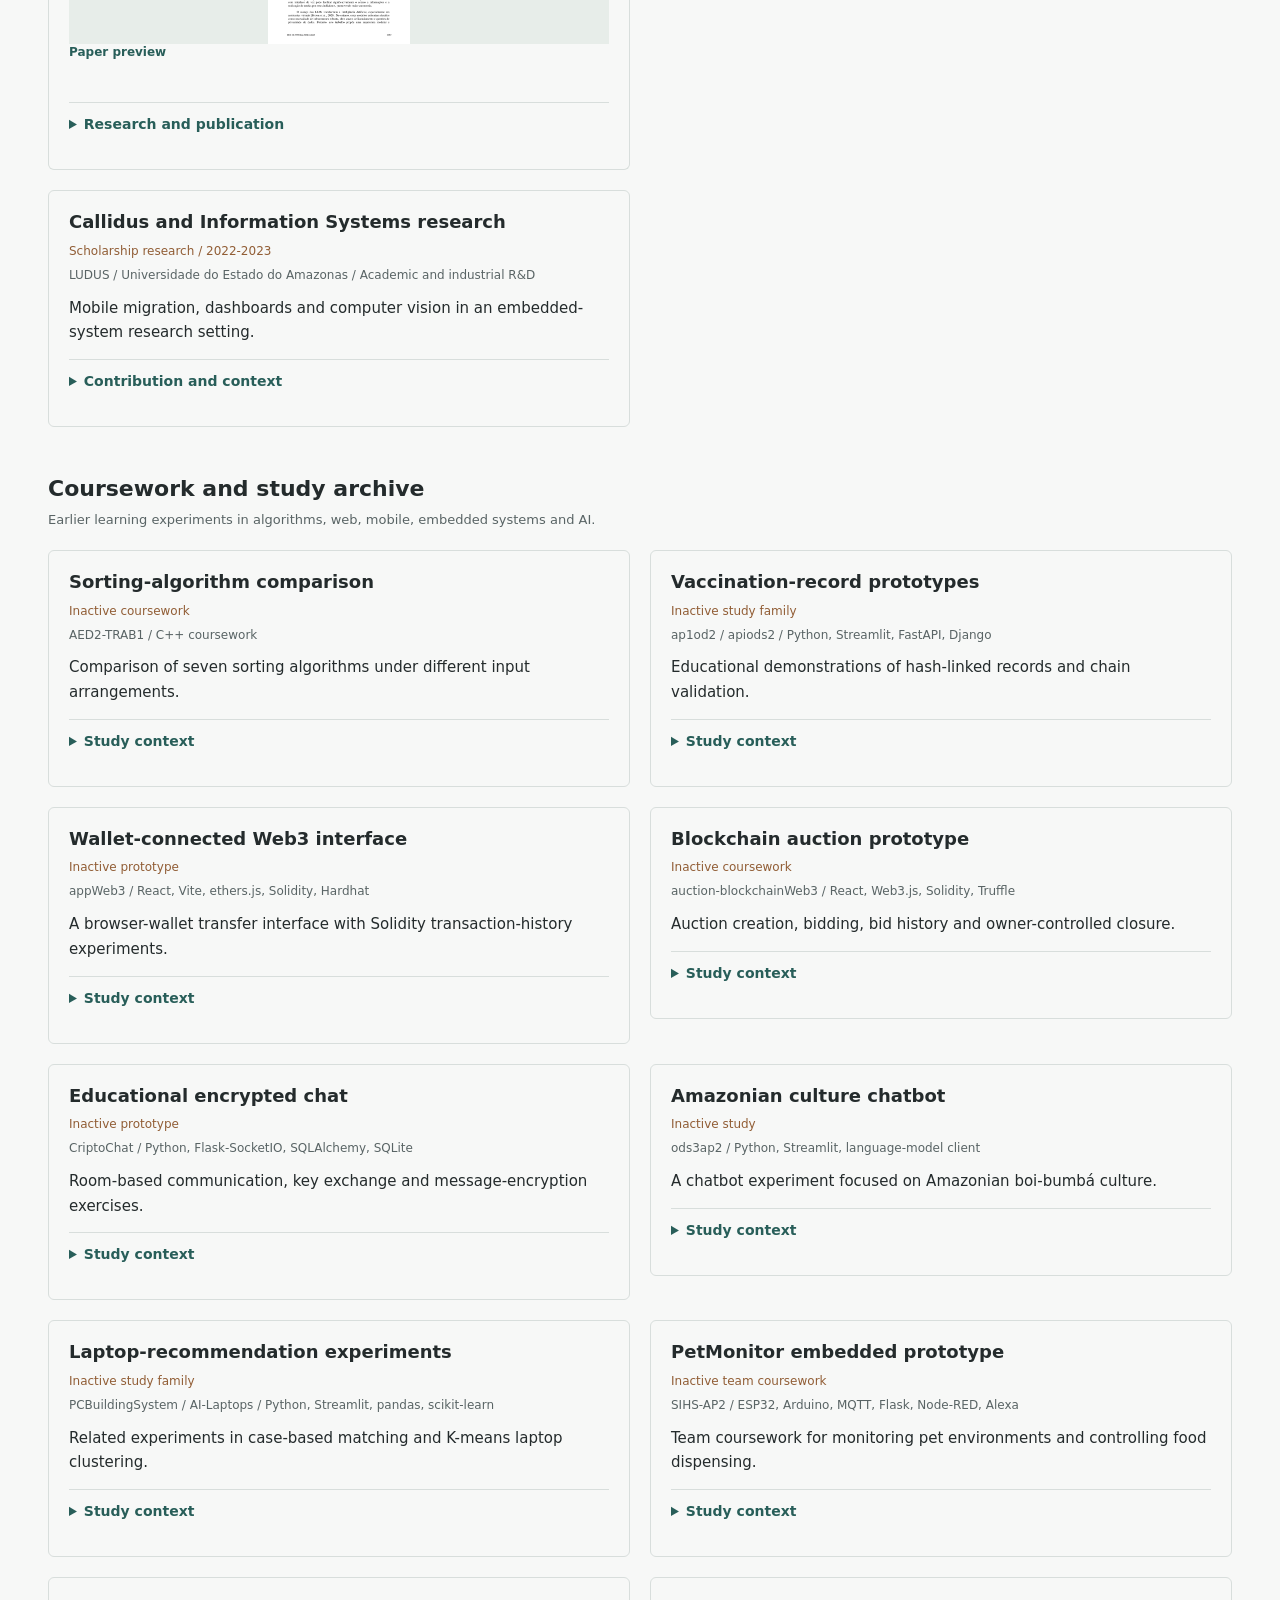
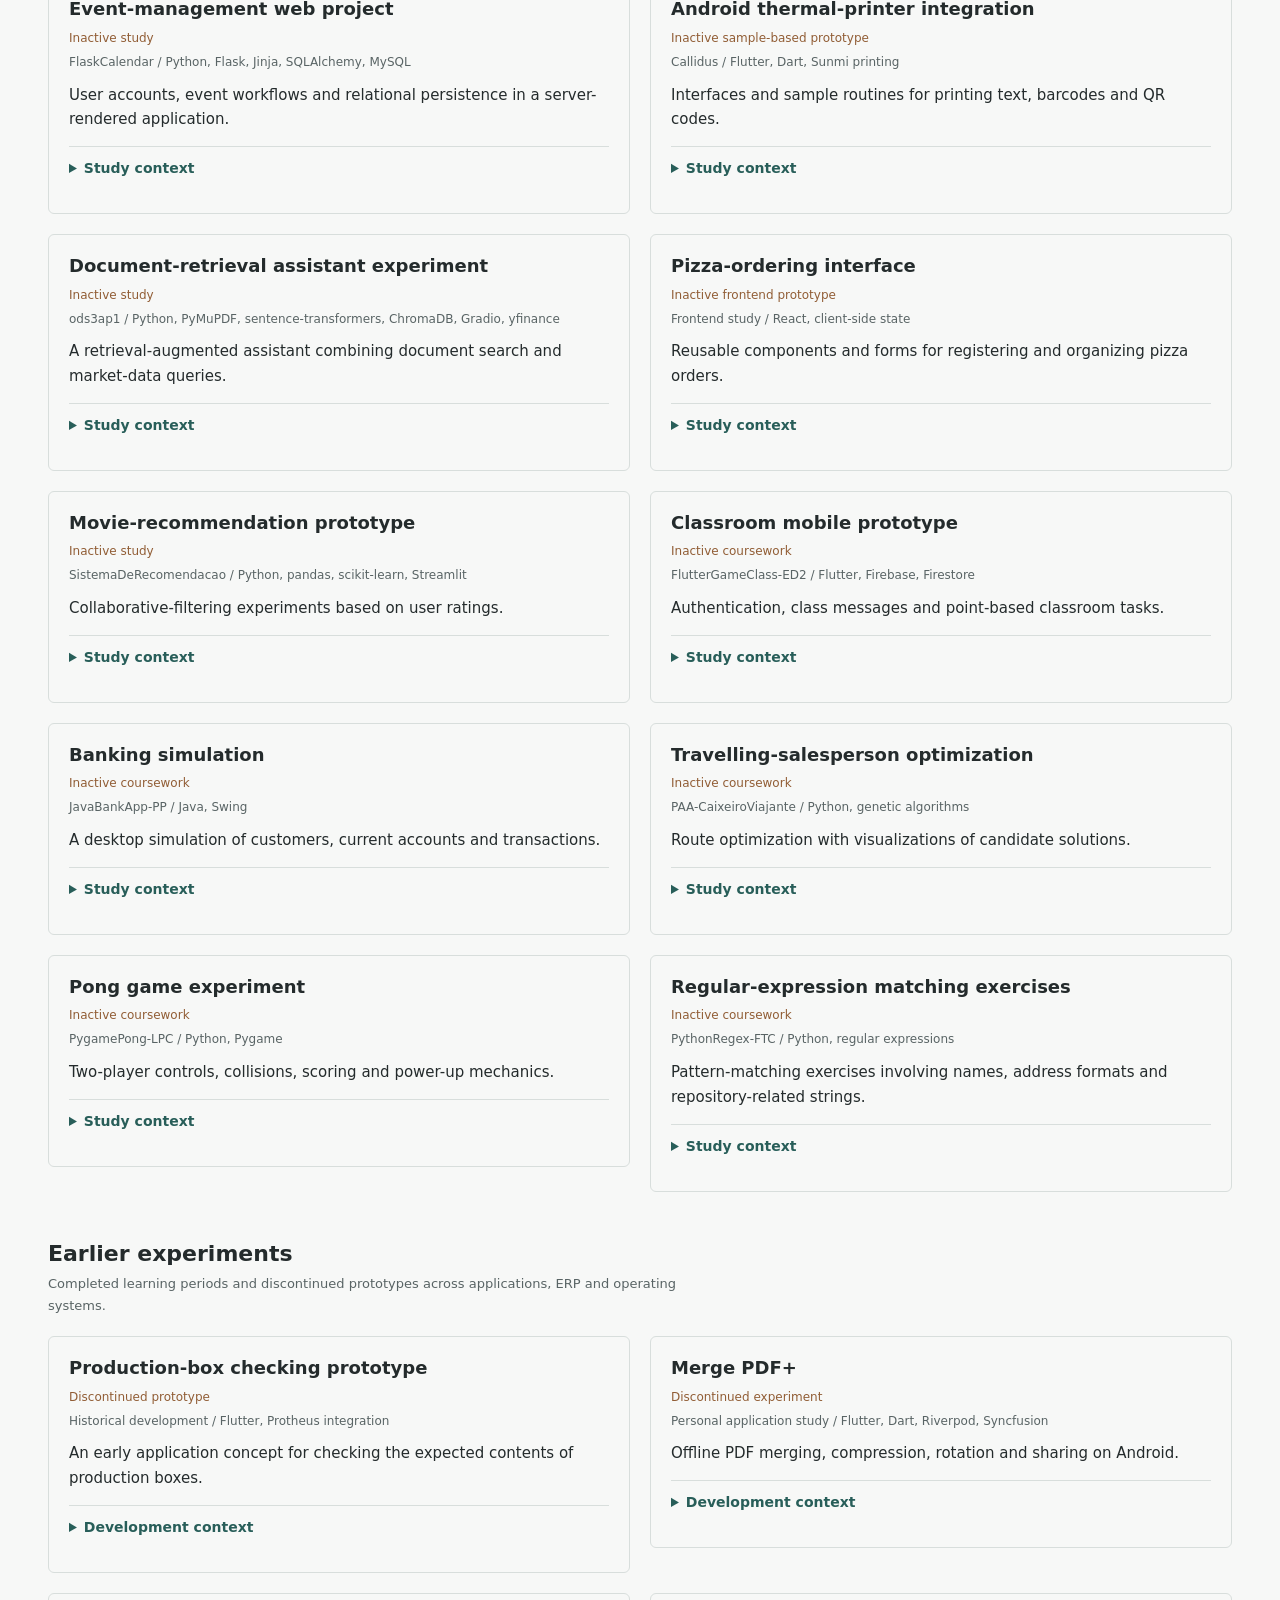
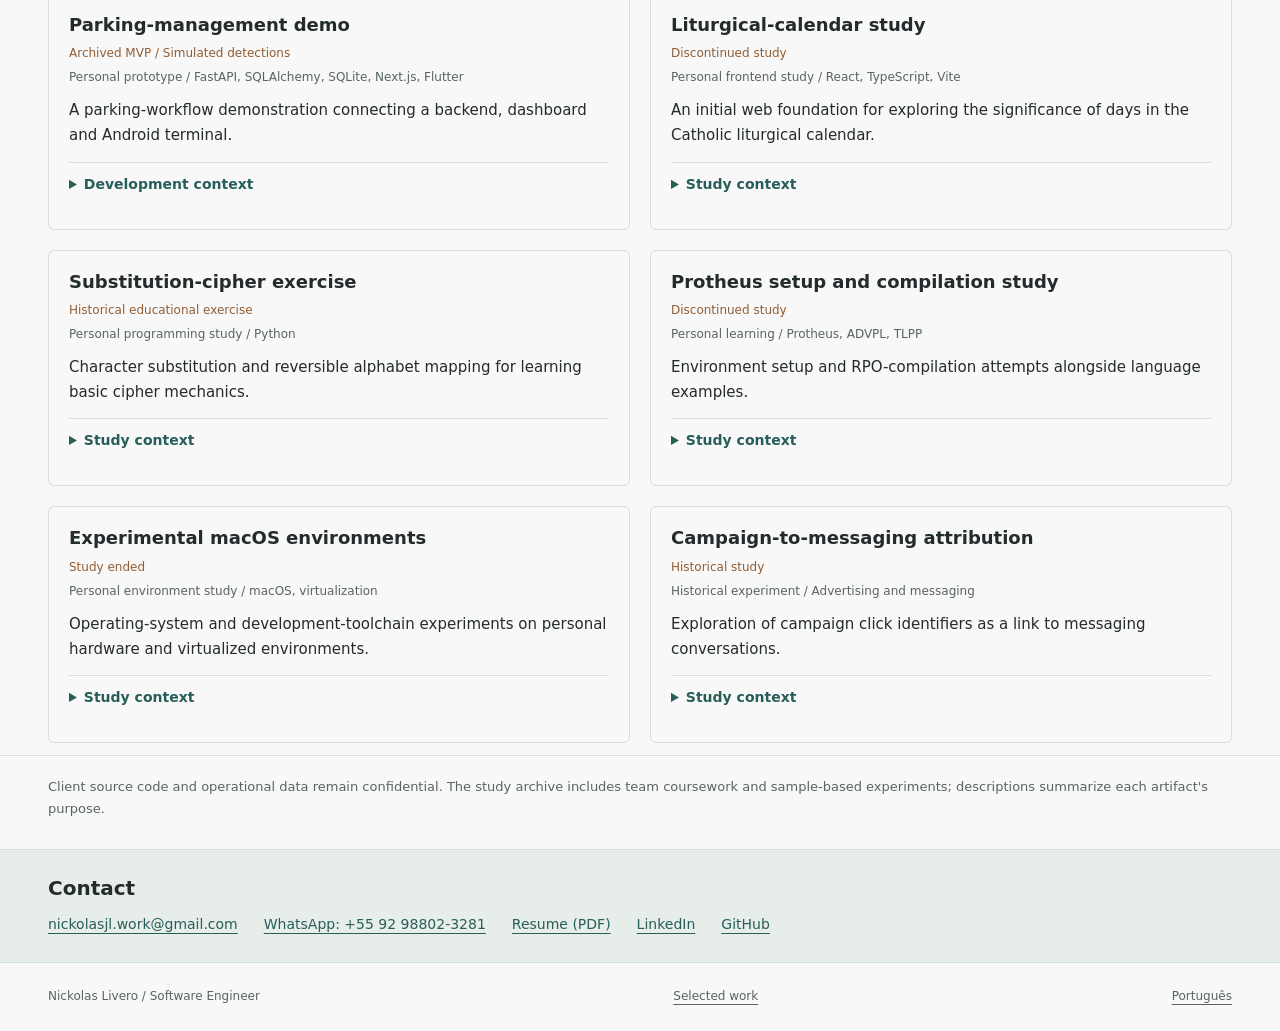
<file: projects.html>
<!doctype html>
<html lang="en">
<head>
  <meta charset="utf-8">
  <meta name="viewport" content="width=device-width, initial-scale=1">
  <title>Project collection | Nickolas Livero</title>
  <meta name="description" content="Professional systems, academic research and historical projects by Nickolas Livero, with contribution, technology and delivery context.">
  <meta name="theme-color" content="#f7f8f7">
  <link rel="canonical" href="https://nickolaslivero.github.io/projects.html">
  <link rel="alternate" hreflang="en" href="https://nickolaslivero.github.io/projects.html">
  <link rel="alternate" hreflang="pt-BR" href="https://nickolaslivero.github.io/projetos.html">
  <link rel="alternate" hreflang="x-default" href="https://nickolaslivero.github.io/projects.html">
  <meta property="og:type" content="website">
  <meta property="og:locale" content="en_US">
  <meta property="og:url" content="https://nickolaslivero.github.io/projects.html">
  <meta property="og:title" content="Project collection | Nickolas Livero">
  <meta property="og:description" content="Professional delivery, research prototypes and earlier work, with their different contexts kept explicit.">
  <meta property="og:image" content="https://nickolaslivero.github.io/assets/nickolas-livero-linkedin.jpeg">
  <meta name="twitter:card" content="summary">
  <link rel="icon" href="assets/favicon-32.png" sizes="32x32">
  <link rel="apple-touch-icon" href="assets/apple-touch-icon.png">
  <link rel="manifest" href="site.webmanifest">
  <link rel="stylesheet" href="assets/site.css?v=20261015">
  <link rel="stylesheet" href="assets/projects.css?v=20261015">
  <script src="assets/site.js?v=20261015" defer></script>
  <script src="assets/gallery.js?v=20261014" defer></script>
</head>
<body class="collection">
  <a class="skip-link" href="#main">Skip to content</a>
  <header class="site-header wrap">
    <a class="brand" href="index.html" aria-label="Nickolas Livero">N Livero<span>.</span></a>
    <nav aria-label="Main navigation">
      <a href="index.html#work">Work</a>
      <a href="projects.html" aria-current="page">Projects</a>
      <a href="index.html#experience">Experience</a>
      <a href="index.html#contact">Contact</a>
    </nav>
    <div class="header-tools">
      <a class="language" href="projetos.html" lang="pt-BR" aria-label="PT-BR: Ler em português" title="Ler em português"><img class="icon" src="assets/icons/languages.svg" width="18" height="18" alt="">PT-BR</a>
      <button id="theme-toggle" class="icon-button theme-control" type="button" hidden aria-label="Dark theme" aria-pressed="false" data-dark-label="Switch to dark theme" data-light-label="Switch to light theme" title="Switch to dark theme"><img class="icon theme-moon" src="assets/icons/moon.svg" width="18" height="18" alt=""><img class="icon theme-sun" src="assets/icons/sun.svg" width="18" height="18" alt=""></button>
    </div>
  </header>
  <main id="main" tabindex="-1">
    <header class="collection-header wrap">
      <div class="collection-identity">
        <img class="collection-portrait" src="assets/nickolas-livero-linkedin.jpeg" width="52" height="52" alt="Nickolas Livero">
        <div><p class="collection-name">Nickolas Livero</p><h1>Project collection</h1></div>
      </div>
      <p class="collection-intro">Professional systems, research and hands-on experiments spanning mobile, web, automation and infrastructure.</p>
    </header>
    <nav class="collection-index wrap" aria-label="Project categories">
      <ul>
        <li><a href="#professional">Professional</a></li>
        <li><a href="#independent">Independent</a></li>
        <li><a href="#infrastructure">Infrastructure</a></li>
        <li><a href="#pilots">Pilots</a></li>
        <li><a href="#research">Research</a></li>
        <li><a href="#academic">Coursework</a></li>
        <li><a href="#historical">Experiments</a></li>
      </ul>
    </nav>

    <section class="collection-category wrap" id="professional" aria-labelledby="professional-heading">
      <header><h2 id="professional-heading">Professional work</h2><p>Client software and cloud delivery through IPena Consultoria, plus Android QA and CI/CD during my INDT internship.</p></header>
      <article class="project-row" id="sistech">
        <div class="project-heading"><h3>SisTech: gatehouse and maintenance</h3><p class="project-state">Production system</p></div>
        <p class="project-context">Technos through IPena Consultoria / Professional development</p>
        <p class="project-summary">Access records and maintenance service requests connected to TOTVS Protheus.</p>
        <div class="project-gallery" data-gallery-title="SisTech · Gatehouse &amp; maintenance">
          <button type="button" class="gallery-trigger" hidden aria-label="2 screens: SisTech" aria-haspopup="dialog" aria-controls="project-gallery-dialog">
            <img class="project-preview-image" src="assets/previews/gatehouse-login.jpg" width="2304" height="1250" loading="lazy" alt="SisTech sign-in in personal preproduction">
            <span>2 screens</span>
          </button>
          <ul class="gallery-links">
            <li><a href="assets/previews/gatehouse-login.jpg" data-caption="SisTech sign-in · Personal preproduction (HML), not production metrics">SisTech sign-in (HML)</a></li>
            <li><a href="assets/previews/gatehouse-overview.jpg" data-caption="Gatehouse overview · Personal preproduction (HML), not production metrics">Gatehouse overview (HML)</a></li>
          </ul>
        </div>
        <details><summary>Contribution and context</summary><div class="project-detail">
          <p>Built SisTech from scratch, working directly with the client on requirements and improvements to operational workflows. Next.js/React, ASP.NET Core and PostgreSQL support access records, role-based permissions, audit trails and Protheus service requests. The production system continues to evolve through separate preproduction deliveries, illustrated in the linked captures.</p>
        </div></details>
      </article>
      <article class="project-row" id="irepos-1">
        <div class="project-heading"><h3>I-repos 1: Android application distribution</h3><p class="project-state">Production platform</p></div>
        <p class="project-context">Technos through IPena Consultoria / Professional development</p>
        <p class="project-summary">APK catalog, targeted releases, device tracking and a Flutter updater.</p>
        <div class="project-gallery" data-gallery-title="I-repos 1 · Android distribution">
          <button type="button" class="gallery-trigger" hidden aria-label="2 screens: I-repos 1" aria-haspopup="dialog" aria-controls="project-gallery-dialog">
            <img class="project-preview-image" src="assets/previews/android-distribution-login.jpg" width="2304" height="1250" loading="lazy" alt="I-repos 1 sign-in in personal preproduction">
            <span>2 screens</span>
          </button>
          <ul class="gallery-links">
            <li><a href="assets/previews/android-distribution-login.jpg" data-caption="I-repos 1 sign-in · Personal preproduction (HML), not production metrics">I-repos 1 sign-in (HML)</a></li>
            <li><a href="assets/previews/android-distribution-overview.jpg" data-caption="Distribution overview · Personal preproduction (HML), not production metrics">Distribution overview (HML)</a></li>
          </ul>
        </div>
        <details><summary>Contribution and context</summary><div class="project-detail">
          <p>Built the production distribution platform and updater from scratch and maintain their integration. NestJS/Prisma APIs and Next.js administration manage releases, while the Flutter updater verifies SHA-256 integrity and hands installation to Android's installer. I-repos 2 explores device-management capabilities as a separate pilot.</p>
        </div></details>
      </article>
      <article class="project-row" id="factory-app">
        <div class="project-heading"><h3>Factory app: multi-release development</h3><p class="project-state">Inherited production app</p></div>
        <p class="project-context">Technos through IPena Consultoria / Professional development</p>
        <p class="project-summary">Features and fixes for a Flutter Android application used on factory handheld scanners and tablets.</p>
        <div class="project-gallery" data-gallery-title="Factory app · Android">
          <button type="button" class="gallery-trigger" hidden aria-label="3 screens: factory app" aria-haspopup="dialog" aria-controls="project-gallery-dialog">
            <img class="project-preview-image" src="assets/previews/factory-app-login.png" width="1920" height="1200" loading="lazy" alt="Factory app candidate sign-in in an Android emulator">
            <span>3 screens</span>
          </button>
          <ul class="gallery-links">
            <li><a href="assets/previews/factory-app-login.png" data-caption="Factory app sign-in · Candidate 2.4.2 in an emulator">Application login (candidate, emulator)</a></li>
            <li><a href="assets/previews/factory-app-menu.png" data-caption="Candidate 2.4.2 · Emulator menu, account header cropped; not production acceptance">Routine menu (candidate, emulator)</a></li>
            <li><a href="assets/previews/factory-app-wms-menu.png" data-caption="Candidate 2.4.2 · Emulator WMS menu, account header cropped; no ERP transaction performed">WMS menu (candidate, emulator)</a></li>
          </ul>
        </div>
        <details><summary>Contribution and context</summary><div class="project-detail">
          <p>Delivered substantial features and fixes across multiple releases of an inherited production application. Flutter/Dart work covers Protheus API integrations, barcode workflows and landscape-device usability. The linked captures show candidate interfaces in an Android emulator.</p>
        </div></details>
      </article>
      <article class="project-row" id="ranking">
        <div class="project-heading"><h3>Ranking: logistics dashboards</h3><p class="project-state">Production application</p></div>
        <p class="project-context">Technos through IPena Consultoria / Professional development</p>
        <p class="project-summary">Operational and management views over Protheus logistics data.</p>
        <div class="project-gallery" data-gallery-title="Ranking · Logistics dashboard">
          <button type="button" class="gallery-trigger" hidden aria-label="1 screen: Ranking" aria-haspopup="dialog" aria-controls="project-gallery-dialog">
            <img class="project-preview-image" src="assets/previews/logistics-dashboard.jpg" width="2304" height="500" loading="lazy" alt="Ranking logistics dashboard with no orders displayed">
            <span>1 screen</span>
          </button>
          <ul class="gallery-links">
            <li><a href="assets/previews/logistics-dashboard.jpg" data-caption="Personal preproduction (HML) · Filtered query with no orders to protect data; not production metrics">Filtered logistics view (HML)</a></li>
          </ul>
        </div>
        <details><summary>Contribution and context</summary><div class="project-detail">
          <p>Built the Flutter Web application and server-side Dart proxy for Protheus logistics data. Shared requests, bounded retries and retention of the last complete dataset preserve context when an upstream refresh fails. The linked capture shows a filtered preproduction view.</p>
        </div></details>
      </article>
      <article class="project-row" id="payroll-cloud">
        <div class="project-heading"><h3>Payroll administration and AWS migration</h3><p class="project-state">Production software and cloud</p></div>
        <p class="project-context">Through IPena Consultoria / Professional development and operations</p>
        <p class="project-summary">Non-fiscal payroll calculation, HR administration, monthly closing and a simpler AWS hosting model.</p>
        <div class="project-gallery" data-gallery-title="ICheck · Payroll administration">
          <button type="button" class="gallery-trigger" hidden aria-label="2 screens: ICheck" aria-haspopup="dialog" aria-controls="project-gallery-dialog">
            <img class="project-preview-image" src="assets/previews/payroll-login.jpg" width="2304" height="1250" loading="lazy" alt="ICheck sign-in in preproduction with empty credential fields">
            <span>2 screens</span>
          </button>
          <ul class="gallery-links">
            <li><a href="assets/previews/payroll-login.jpg" data-caption="ICheck sign-in · HML, empty credential fields">Payroll sign-in (HML)</a></li>
            <li><a href="assets/previews/payroll-dashboard.jpg" data-caption="ICheck dashboard · HML test database">Payroll dashboard (test data)</a></li>
          </ul>
        </div>
        <details><summary>Contribution and context</summary><div class="project-detail">
          <p>Developed and deployed the non-fiscal administration platform from an unfinished baseline using Flutter Web, TypeScript/Express and PostgreSQL, with recurring workflow support. Migrated ECS/EC2/RDS hosting to Lightsail/Docker/PostgreSQL while retaining S3/CloudFront delivery and off-host backups. Performed documented isolated restores and data-parity checks during the migration.</p>
        </div></details>
      </article>
      <article class="project-row" id="ipena-site">
        <div class="project-heading"><h3>IPena institutional website</h3><p class="project-state">Delivered static website</p></div>
        <p class="project-context">IPena Consultoria commercial brand / Professional development</p>
        <p class="project-summary">Brand information and contact channels delivered through static cloud hosting.</p>
        <div class="project-gallery" data-gallery-title="IPena · Brand website">
          <button type="button" class="gallery-trigger" hidden aria-label="3 screens: IPena website" aria-haspopup="dialog" aria-controls="project-gallery-dialog">
            <img class="project-preview-image" src="assets/previews/ipena-website-hero.jpg" width="1905" height="1072" loading="lazy" alt="Public homepage and hero of the IPena institutional website">
            <span>3 screens</span>
          </button>
          <ul class="gallery-links">
            <li><a href="assets/previews/ipena-website-hero.jpg" data-caption="IPena institutional website · Public homepage and brand presentation">Website homepage (public)</a></li>
            <li><a href="assets/previews/ipena-website-services.jpg" data-caption="IPena brand website · Public services section">Website services (public)</a></li>
            <li><a href="assets/previews/ipena-website-about.jpg" data-caption="IPena institutional website · Public About page and brand content">About IPena (public)</a></li>
          </ul>
        </div>
        <details><summary>Contribution and context</summary><div class="project-detail">
          <p>Built the website from scratch and deployed a Next.js/React static export using TypeScript. Configured AWS S3 hosting, CloudFront delivery and Route 53 DNS for the institutional site.</p>
        </div></details>
      </article>
      <article class="project-row" id="android-qa">
        <div class="project-heading"><h3>Python Android QA automation and CI/CD</h3><p class="project-state">Internship / 2023-2025</p></div>
        <p class="project-context">INDT / Professional internship contribution</p>
        <p class="project-summary">Python automation and device troubleshooting for Android validation and regression workflows.</p>
        <details><summary>Contribution and context</summary><div class="project-detail">
          <p>Developed Android test cases in Python using pytest and an internal automation framework. Used UI Automator, screen XML hierarchies, widget attributes and navigation-flow analysis, with Android Studio and ADB for device troubleshooting. Configured Jenkins CI/CD test-execution workflows and SSH connections; Cypress and Gerrit also supported QA execution and review.</p>
        </div></details>
      </article>
    </section>

    <section class="collection-category wrap" id="independent" aria-labelledby="independent-heading">
      <header><h2 id="independent-heading">Independent and historical work</h2><p>Freelance delivery across frontend development, assistants, desktop workflows and migration.</p></header>
      <article class="project-row" id="project-management">
        <div class="project-heading"><h3>Project-management frontend</h3><p class="project-state">Delivered frontend MVP</p></div>
        <p class="project-context">Independent engagement / Professional frontend development</p>
        <p class="project-summary">A project-management interface delivered in a separate freelance engagement.</p>
        <details><summary>Contribution and context</summary><div class="project-detail">
          <p>Developed and delivered a project-management frontend MVP using Next.js, React and TypeScript. The engagement focused on the application interface and frontend workflows.</p>
        </div></details>
      </article>
      <article class="project-row" id="whatsapp-assistants">
        <div class="project-heading"><h3>Client-context WhatsApp assistants</h3><p class="project-state">Freelance contribution / 2024</p></div>
        <p class="project-context">Independent engagement / Professional contribution</p>
        <p class="project-summary">Contributions to assistants tailored to different client contexts.</p>
        <details><summary>Contribution and context</summary><div class="project-detail">
          <p>Contributed to WhatsApp assistant workflows using Python, LangChain and LangGraph in 2024. Adapted an existing assistant base to different client contexts.</p>
        </div></details>
      </article>
      <article class="project-row" id="offline-receipts">
        <div class="project-heading"><h3>Offline service-receipt application</h3><p class="project-state">Historical initial application</p></div>
        <p class="project-context">Independent engagement / Flutter Windows</p>
        <p class="project-summary">An initial offline tool intended to digitize automotive service receipts and look them up by vehicle plate.</p>
        <details><summary>Contribution and context</summary><div class="project-detail">
          <p>Developed an initial Flutter/Dart Windows application around the client's receipt templates and offline workflow. The historical engagement covered receipt digitization and lookup by vehicle plate.</p>
        </div></details>
      </article>
      <article class="project-row" id="python-migration">
        <div class="project-heading"><h3>Python business-application migration</h3><p class="project-state">Historical migration</p></div>
        <p class="project-context">Independent delivery / Existing Python systems</p>
        <p class="project-summary">Migration of existing business applications between servers while preserving agreed behavior.</p>
        <details><summary>Contribution and context</summary><div class="project-detail">
          <p>Migrated existing Python business applications between servers. The engagement focused on preserving the agreed application behavior in the destination environment.</p>
        </div></details>
      </article>
    </section>

    <section class="collection-category wrap" id="infrastructure" aria-labelledby="infrastructure-heading">
      <header><h2 id="infrastructure-heading">Personal tools and infrastructure</h2><p>Active personal tooling and hands-on development and preproduction environments.</p></header>
      <article class="project-row" id="career-hub">
        <div class="project-heading"><h3>Career Hub</h3><p class="project-state">Active personal tooling</p></div>
        <p class="project-context">Personal project / Python, Node.js, static HTML, spreadsheets</p>
        <p class="project-summary">Evidence-based resume, portfolio and application-tracking workflows.</p>
        <details><summary>Contribution and context</summary><div class="project-detail">
          <p>Develop and maintain bilingual resume generation, a static portfolio, job discovery and spreadsheet-based application tracking. Evidence review and human approval guide applications and publication; the tooling prepares material rather than submitting applications automatically.</p>
        </div></details>
      </article>
      <article class="project-row" id="self-hosted">
        <div class="project-heading"><h3>Self-hosted development and preproduction</h3><p class="project-state">Personal platform</p></div>
        <p class="project-context">Personal infrastructure / Hands-on setup and operations</p>
        <p class="project-summary">A repurposed laptop supporting project-specific application and database environments.</p>
        <div class="project-gallery" data-gallery-title="Self-hosted · Server monitoring">
          <button type="button" class="gallery-trigger" hidden aria-label="Server preview: btop on the personal development server" aria-haspopup="dialog" aria-controls="project-gallery-dialog">
            <img class="project-preview-image" src="assets/previews/self-hosted-btop.png" width="1680" height="1329" loading="lazy" alt="Real btop capture of personal server CPU, memory and disk usage; sensitive text blurred">
            <span>Server preview</span>
          </button>
          <ul class="gallery-links">
            <li><a href="assets/previews/self-hosted-btop.png" data-caption="Real btop capture · Personal development/preproduction server; sensitive text blurred">Server monitoring (btop)</a></li>
          </ul>
        </div>
        <details><summary>Contribution and context</summary><div class="project-detail">
          <p>Upgraded an older personal laptop and configured Ubuntu, networking and project-specific Docker Compose runtimes for development and preproduction. Maintain scoped backups, checksum verification and selected isolated PostgreSQL restore exercises, with private SSH administration.</p>
        </div></details>
      </article>
    </section>

    <section class="collection-category wrap" id="pilots" aria-labelledby="pilots-heading">
      <header><h2 id="pilots-heading">Pilots and prototypes</h2><p>Product exploration in device management, ERP assistance and cafe operations.</p></header>
      <article class="project-row" id="irepos-2">
        <div class="project-heading"><h3>I-repos 2: Android device management</h3><p class="project-state">Pilot</p></div>
        <p class="project-context">Android device-management product / Android and web development</p>
        <p class="project-summary">Implemented pilot with kiosk and application policies, awaiting client clearance.</p>
        <div class="project-gallery" data-gallery-title="I-repos 2 · Device-management pilot">
          <button type="button" class="gallery-trigger" hidden aria-label="3 screens: I-repos 2 pilot" aria-haspopup="dialog" aria-controls="project-gallery-dialog">
            <img class="project-preview-image" src="assets/previews/android-management-login.jpg" width="2304" height="1306" loading="lazy" alt="I-repos 2 device-management pilot sign-in in personal preproduction">
            <span>3 screens</span>
          </button>
          <ul class="gallery-links">
            <li><a href="assets/previews/android-management-login.jpg" data-caption="I-repos 2 pilot sign-in · Personal preproduction (HML), not production metrics">Pilot sign-in (HML)</a></li>
            <li><a href="assets/previews/android-management-pilot.jpg" data-caption="Device-management pilot · Personal preproduction (HML), not production metrics">Device-management pilot (HML)</a></li>
            <li><a href="assets/previews/android-management-handheld.png" data-caption="I-repos 2 pilot · Physical Android handheld launcher with permitted applications">Physical handheld launcher (pilot)</a></li>
          </ul>
        </div>
        <details><summary>Contribution and context</summary><div class="project-detail">
          <p>Developed a device-management pilot, separate from the I-repos 1 distribution platform. A Kotlin Android Device Owner agent and NestJS/Next.js administration implement kiosk and allowlist policies plus temporary view-only screen sessions. Client clearance is pending.</p>
        </div></details>
      </article>
      <article class="project-row" id="erp-assistance">
        <div class="project-heading"><h3>Nina IA: Protheus assistant</h3><p class="project-state">Prototype</p></div>
        <p class="project-context">IPena-linked prototype / Python, FastMCP, Next.js, Protheus</p>
        <p class="project-summary">A Protheus assistant console and Python ERP tools, plus a separate FastMCP server with local document search.</p>
        <div class="project-gallery" data-gallery-title="Nina IA · Protheus assistant prototype">
          <button type="button" class="gallery-trigger" hidden aria-label="2 screens: Nina IA prototype" aria-haspopup="dialog" aria-controls="project-gallery-dialog">
            <img class="project-preview-image" src="assets/previews/nina-technical-console.jpg" width="1366" height="900" loading="lazy" alt="Historical Nina IA technical-console interface with no client records">
            <span>2 screens</span>
          </button>
          <ul class="gallery-links">
            <li><a href="assets/previews/nina-technical-console.jpg" data-caption="Nina IA prototype · Archived interface; not evidence of tool execution or a production connection">Technical console (prototype)</a></li>
            <li><a href="assets/previews/nina-mobile-console.jpg" data-caption="Nina IA prototype · Archived mobile interface; not evidence of tool execution or a production connection">Mobile console (prototype)</a></li>
          </ul>
        </div>
        <details><summary>Contribution and context</summary><div class="project-detail">
          <p>Built a Next.js/TypeScript console with separate business and technical conversations, calling Python tools through an API and worker. Implemented inventory, log analysis, database inspection, source lookup and read-only stock queries. A separate FastMCP server exposes ERP tools and basic local text search. Development is on hold at the prototype stage.</p>
          <p>Archived screenshots illustrate the prototype interface, not tool execution or a production connection.</p>
        </div></details>
      </article>
      <article class="project-row" id="cafe-management">
        <div class="project-heading"><h3>Icoffe: cafe-management foundation</h3><p class="project-state">On hold</p></div>
        <p class="project-context">IPena-linked prototype / Next.js, TypeScript, Prisma, PostgreSQL</p>
        <p class="project-summary">An engineering foundation for cafe and breakfast-service management.</p>
        <details><summary>Contribution and context</summary><div class="project-detail">
          <p>Implemented an initial application foundation using Next.js, TypeScript, Prisma and PostgreSQL. The prototype explored a multi-client SaaS direction for cafe operations before development was put on hold.</p>
        </div></details>
      </article>
    </section>

    <section class="collection-category wrap" id="research" aria-labelledby="research-heading">
      <header><h2 id="research-heading">Research and academic work</h2><p>Published academic work and applied R&amp;D through internships and university scholarships.</p></header>
      <article class="project-row" id="voice-assistant">
        <div class="project-heading"><h3>Voice and LLM accessibility assistant</h3><p class="project-state">Published paper / Discontinued prototype / 2024</p></div>
        <p class="project-context">SBIE 2024 / Prototype implementation under academic supervision</p>
        <p class="project-summary">Research into voice and text interaction with operating systems for students with visual impairments.</p>
        <div class="project-gallery" data-gallery-title="SBIE 2024 · Published paper">
          <button type="button" class="gallery-trigger" hidden aria-label="Paper preview: first page of the SBIE paper" aria-haspopup="dialog" aria-controls="project-gallery-dialog">
            <img class="project-preview-image" src="assets/previews/sbie-paper-first-page.jpg" width="1133" height="1600" loading="lazy" alt="First page of the published SBIE 2024 paper, with its original title and author credits">
            <span>Paper preview</span>
          </button>
          <ul class="gallery-links">
            <li><a href="assets/previews/sbie-paper-first-page.jpg" data-caption="SBIE 2024 paper · First page rendered from the official PDF, original credits preserved">Paper first page</a></li>
          </ul>
        </div>
        <details><summary>Research and publication</summary><div class="project-detail">
          <p>Developed the voice/text LLM research prototype using LM Studio and PostgreSQL under academic supervision. The study explores LLaMA 3, Mistral and Phi 3 for operating-system interaction by students with visual impairments. The project is discontinued; its SBIE 2024 publication and related PAIC prototype source remain available.</p>
          <p><cite class="publication-title" lang="pt-BR">Desenvolvimento de um Assistente Virtual Baseado em Voz e LLMs para Facilitar a Intera&ccedil;&atilde;o de Estudantes com Defici&ecirc;ncia Visual com Sistemas Operacionais</cite></p>
          <p class="publication-meta">Nickolas J. S. Livero; Fabio S. Silva. SBIE 2024, Trabalhos em Andamento. Published <time datetime="2024-11-04">4 November 2024</time>, pp. 2987-2998.</p>
          <p class="project-links"><a href="https://doi.org/10.5753/sbie.2024.244662">DOI: 10.5753/sbie.2024.244662</a><a href="https://sol.sbc.org.br/index.php/sbie/article/view/31461">Official SBC record</a><a href="https://github.com/nickolaslivero/PAIC">PAIC prototype repository</a></p>
        </div></details>
      </article>
      <article class="project-row" id="bert-qa">
        <div class="project-heading"><h3>BERT classification for test automation</h3><p class="project-state">Internship R&amp;D</p></div>
        <p class="project-context">INDT / Research contribution</p>
        <p class="project-summary">Training and evaluation work on whether test cases are suitable for automation.</p>
        <details><summary>Contribution and context</summary><div class="project-detail">
          <p>Contributed to dataset preparation and normalization, training, fine-tuning and evaluation of BERT classifiers for test-case automation suitability using Python, PyTorch, scikit-learn and Transformers. Supported dataset-based experiments alongside separate generative AI exploration in the internship R&amp;D setting.</p>
        </div></details>
      </article>
      <article class="project-row" id="embedded-research">
        <div class="project-heading"><h3>Callidus and Information Systems research</h3><p class="project-state">Scholarship research / 2022-2023</p></div>
        <p class="project-context">LUDUS / Universidade do Estado do Amazonas / Academic and industrial R&amp;D</p>
        <p class="project-summary">Mobile migration, dashboards and computer vision in an embedded-system research setting.</p>
        <details><summary>Contribution and context</summary><div class="project-detail">
          <p>Worked on Callidus and other Information Systems projects within LUDUS, UEA's R&amp;D hub. Contributions included legacy Java Android code, Flutter/Dart migration prototypes and React dashboards, plus Python/OpenCV computer vision, dataset processing, classification and model validation in industrial research.</p>
        </div></details>
      </article>
    </section>
    <section class="collection-category wrap" id="academic" aria-labelledby="academic-heading">
      <header><h2 id="academic-heading">Coursework and study archive</h2><p>Earlier learning experiments in algorithms, web, mobile, embedded systems and AI.</p></header>
      <article class="project-row" id="sorting-algorithms">
        <div class="project-heading"><h3>Sorting-algorithm comparison</h3><p class="project-state">Inactive coursework</p></div>
        <p class="project-context">AED2-TRAB1 / C++ coursework</p>
        <p class="project-summary">Comparison of seven sorting algorithms under different input arrangements.</p>
        <details><summary>Study context</summary><div class="project-detail"><p>Coursework comparing seven sorting algorithms in C++. Records execution time, comparisons and data movements across different input arrangements.</p><p class="project-links"><a href="https://github.com/nickolaslivero/AED2-TRAB1">Coursework repository</a></p></div></details>
      </article>
      <article class="project-row" id="vaccination-records">
        <div class="project-heading"><h3>Vaccination-record prototypes</h3><p class="project-state">Inactive study family</p></div>
        <p class="project-context">ap1od2 / apiods2 / Python, Streamlit, FastAPI, Django</p>
        <p class="project-summary">Educational demonstrations of hash-linked records and chain validation.</p>
        <details><summary>Study context</summary><div class="project-detail"><p>Related study variants explore vaccination records over local hash-linked chains. The Streamlit demonstration and FastAPI/Django variant are grouped by domain, covering chain validation and interface/API access.</p><p class="project-links"><a href="https://github.com/nickolaslivero/apiods2">API variant repository</a></p></div></details>
      </article>
      <article class="project-row" id="wallet-transfers">
        <div class="project-heading"><h3>Wallet-connected Web3 interface</h3><p class="project-state">Inactive prototype</p></div>
        <p class="project-context">appWeb3 / React, Vite, ethers.js, Solidity, Hardhat</p>
        <p class="project-summary">A browser-wallet transfer interface with Solidity transaction-history experiments.</p>
        <details><summary>Study context</summary><div class="project-detail"><p>Coursework exploring browser-wallet integration with React and ethers.js. Solidity and Hardhat support transaction-history and contract experiments.</p></div></details>
      </article>
      <article class="project-row" id="auction-prototype">
        <div class="project-heading"><h3>Blockchain auction prototype</h3><p class="project-state">Inactive coursework</p></div>
        <p class="project-context">auction-blockchainWeb3 / React, Web3.js, Solidity, Truffle</p>
        <p class="project-summary">Auction creation, bidding, bid history and owner-controlled closure.</p>
        <details><summary>Study context</summary><div class="project-detail"><p>Coursework connecting React views to Solidity auction contracts through Web3.js and Truffle. Bidding and history are demonstrated, while closure emits contract events without completing seller payment.</p><p class="project-links"><a href="https://github.com/nickolaslivero/auction-blockchainWeb3">Coursework repository</a></p></div></details>
      </article>
      <article class="project-row" id="encrypted-chat">
        <div class="project-heading"><h3>Educational encrypted chat</h3><p class="project-state">Inactive prototype</p></div>
        <p class="project-context">CriptoChat / Python, Flask-SocketIO, SQLAlchemy, SQLite</p>
        <p class="project-summary">Room-based communication, key exchange and message-encryption exercises.</p>
        <details><summary>Study context</summary><div class="project-detail"><p>An educational chat prototype exploring RSA key exchange and 3DES message encryption. Python, Flask-SocketIO and SQLite support room-based messaging and persistence.</p></div></details>
      </article>
      <article class="project-row" id="culture-chatbot">
        <div class="project-heading"><h3>Amazonian culture chatbot</h3><p class="project-state">Inactive study</p></div>
        <p class="project-context">ods3ap2 / Python, Streamlit, language-model client</p>
        <p class="project-summary">A chatbot experiment focused on Amazonian boi-bumb&aacute; culture.</p>
        <details><summary>Study context</summary><div class="project-detail"><p>A study combining a Streamlit chatbot interface with a language-model client. Dataset-preparation scripts explore material about Amazonian boi-bumb&aacute; culture.</p></div></details>
      </article>
      <article class="project-row" id="laptop-recommendation">
        <div class="project-heading"><h3>Laptop-recommendation experiments</h3><p class="project-state">Inactive study family</p></div>
        <p class="project-context">PCBuildingSystem / AI-Laptops / Python, Streamlit, pandas, scikit-learn</p>
        <p class="project-summary">Related experiments in case-based matching and K-means laptop clustering.</p>
        <details><summary>Study context</summary><div class="project-detail"><p>A study family exploring case-based equipment matching and K-means clustering by price and hardware specifications. PCBuildingSystem and AI-Laptops are related variants using Streamlit, pandas and scikit-learn.</p><p class="project-links"><a href="https://github.com/nickolaslivero/PCBuildingSystem">PCBuildingSystem repository</a><a href="https://github.com/nickolaslivero/AI-Laptops">AI-Laptops variant</a></p></div></details>
      </article>
      <article class="project-row" id="pet-monitor">
        <div class="project-heading"><h3>PetMonitor embedded prototype</h3><p class="project-state">Inactive team coursework</p></div>
        <p class="project-context">SIHS-AP2 / ESP32, Arduino, MQTT, Flask, Node-RED, Alexa</p>
        <p class="project-summary">Team coursework for monitoring pet environments and controlling food dispensing.</p>
        <details><summary>Study context</summary><div class="project-detail"><p>Team coursework exploring pet-environment monitoring and food-dispensing control. The prototype connects ESP32 firmware to MQTT, Flask, Node-RED and Alexa integrations.</p><p class="project-links"><a href="https://github.com/nickolaslivero/SIHS-AP2">Team coursework repository</a></p></div></details>
      </article>
      <article class="project-row" id="flask-calendar">
        <div class="project-heading"><h3>Event-management web project</h3><p class="project-state">Inactive study</p></div>
        <p class="project-context">FlaskCalendar / Python, Flask, Jinja, SQLAlchemy, MySQL</p>
        <p class="project-summary">User accounts, event workflows and relational persistence in a server-rendered application.</p>
        <details><summary>Study context</summary><div class="project-detail"><p>A web study exploring event management and user accounts through Flask/Jinja views. SQLAlchemy and MySQL provide the relational persistence context.</p><p class="project-links"><a href="https://github.com/nickolaslivero/FlaskCalendar">Study repository</a></p></div></details>
      </article>
      <article class="project-row" id="thermal-printer">
        <div class="project-heading"><h3>Android thermal-printer integration</h3><p class="project-state">Inactive sample-based prototype</p></div>
        <p class="project-context">Callidus / Flutter, Dart, Sunmi printing</p>
        <p class="project-summary">Interfaces and sample routines for printing text, barcodes and QR codes.</p>
        <details><summary>Study context</summary><div class="project-detail"><p>A sample-based Flutter/Dart prototype exploring Sunmi thermal-printer integration on Android. Includes routines for text, barcode and QR printing.</p><p class="project-links"><a href="https://github.com/nickolaslivero/Flutter-Project---Callidus">Study repository</a></p></div></details>
      </article>
      <article class="project-row" id="retrieval-assistant">
        <div class="project-heading"><h3>Document-retrieval assistant experiment</h3><p class="project-state">Inactive study</p></div>
        <p class="project-context">ods3ap1 / Python, PyMuPDF, sentence-transformers, ChromaDB, Gradio, yfinance</p>
        <p class="project-summary">A retrieval-augmented assistant combining document search and market-data queries.</p>
        <details><summary>Study context</summary><div class="project-detail"><p>A retrieval-augmented assistant experiment using document extraction, embeddings and ChromaDB to assemble language-model context. Gradio provides the interface, with yfinance for market-data queries.</p></div></details>
      </article>
      <article class="project-row" id="pizza-orders">
        <div class="project-heading"><h3>Pizza-ordering interface</h3><p class="project-state">Inactive frontend prototype</p></div>
        <p class="project-context">Frontend study / React, client-side state</p>
        <p class="project-summary">Reusable components and forms for registering and organizing pizza orders.</p>
        <details><summary>Study context</summary><div class="project-detail"><p>A React frontend exercise for registering and organizing pizza orders. Reusable components, forms and in-memory client state model the ordering interface.</p><p class="project-links"><a href="https://github.com/nickolaslivero/ReactJS-MongoDB">Study repository</a></p></div></details>
      </article>
      <article class="project-row" id="movie-recommendation">
        <div class="project-heading"><h3>Movie-recommendation prototype</h3><p class="project-state">Inactive study</p></div>
        <p class="project-context">SistemaDeRecomendacao / Python, pandas, scikit-learn, Streamlit</p>
        <p class="project-summary">Collaborative-filtering experiments based on user ratings.</p>
        <details><summary>Study context</summary><div class="project-detail"><p>A collaborative-filtering study based on normalized user ratings and Euclidean-distance similarity. A Streamlit interface presents the movie-recommendation experiments.</p><p class="project-links"><a href="https://github.com/nickolaslivero/SistemaDeRecomendacao">Study repository</a></p></div></details>
      </article>
      <article class="project-row" id="classroom-app">
        <div class="project-heading"><h3>Classroom mobile prototype</h3><p class="project-state">Inactive coursework</p></div>
        <p class="project-context">FlutterGameClass-ED2 / Flutter, Firebase, Firestore</p>
        <p class="project-summary">Authentication, class messages and point-based classroom tasks.</p>
        <details><summary>Study context</summary><div class="project-detail"><p>Coursework exploring classroom interactions with Flutter and Firebase services. Authentication, class messages and point-based tasks use Firestore persistence.</p><p class="project-links"><a href="https://github.com/nickolaslivero/FlutterGameClass-ED2">Coursework repository</a></p></div></details>
      </article>
      <article class="project-row" id="java-bank">
        <div class="project-heading"><h3>Banking simulation</h3><p class="project-state">Inactive coursework</p></div>
        <p class="project-context">JavaBankApp-PP / Java, Swing</p>
        <p class="project-summary">A desktop simulation of customers, current accounts and transactions.</p>
        <details><summary>Study context</summary><div class="project-detail"><p>Coursework modeling customers and current accounts in a Java Swing desktop application. Simulated deposits, withdrawals and statements exercise object-oriented programming and interface design.</p><p class="project-links"><a href="https://github.com/nickolaslivero/JavaBankApp-PP">Coursework repository</a></p></div></details>
      </article>
      <article class="project-row" id="route-optimization">
        <div class="project-heading"><h3>Travelling-salesperson optimization</h3><p class="project-state">Inactive coursework</p></div>
        <p class="project-context">PAA-CaixeiroViajante / Python, genetic algorithms</p>
        <p class="project-summary">Route optimization with visualizations of candidate solutions.</p>
        <details><summary>Study context</summary><div class="project-detail"><p>Coursework applying a genetic algorithm to the travelling-salesperson problem in Python. Visualizations show candidate routes and the evolution of solution quality.</p><p class="project-links"><a href="https://github.com/nickolaslivero/PAA-CaixeiroViajante">Coursework repository</a></p></div></details>
      </article>
      <article class="project-row" id="pong-study">
        <div class="project-heading"><h3>Pong game experiment</h3><p class="project-state">Inactive coursework</p></div>
        <p class="project-context">PygamePong-LPC / Python, Pygame</p>
        <p class="project-summary">Two-player controls, collisions, scoring and power-up mechanics.</p>
        <details><summary>Study context</summary><div class="project-detail"><p>A Python/Pygame programming exercise with two-player Pong mechanics. Controls, collisions, scoring and power-ups explore interactive game loops.</p><p class="project-links"><a href="https://github.com/nickolaslivero/PygamePong-LPC">Coursework repository</a></p></div></details>
      </article>
      <article class="project-row" id="regex-study">
        <div class="project-heading"><h3>Regular-expression matching exercises</h3><p class="project-state">Inactive coursework</p></div>
        <p class="project-context">PythonRegex-FTC / Python, regular expressions</p>
        <p class="project-summary">Pattern-matching exercises involving names, address formats and repository-related strings.</p>
        <details><summary>Study context</summary><div class="project-detail"><p>Coursework exploring matching and extraction with Python regular expressions. Examples cover names, address formats and repository-related text.</p><p class="project-links"><a href="https://github.com/nickolaslivero/PythonRegex-FTC">Coursework repository</a></p></div></details>
      </article>
    </section>
    <section class="collection-category wrap" id="historical" aria-labelledby="historical-heading">
      <header><h2 id="historical-heading">Earlier experiments</h2><p>Completed learning periods and discontinued prototypes across applications, ERP and operating systems.</p></header>
      <article class="project-row" id="box-checking">
        <div class="project-heading"><h3>Production-box checking prototype</h3><p class="project-state">Discontinued prototype</p></div>
        <p class="project-context">Historical development / Flutter, Protheus integration</p>
        <p class="project-summary">An early application concept for checking the expected contents of production boxes.</p>
        <details><summary>Development context</summary><div class="project-detail"><p>Developed a Flutter prototype for checking expected items in a production-line box through Protheus requests. The project ended at the prototype stage before production use.</p></div></details>
      </article>
      <article class="project-row" id="offline-pdf">
        <div class="project-heading"><h3>Merge PDF+</h3><p class="project-state">Discontinued experiment</p></div>
        <p class="project-context">Personal application study / Flutter, Dart, Riverpod, Syncfusion</p>
        <p class="project-summary">Offline PDF merging, compression, rotation and sharing on Android.</p>
        <details><summary>Development context</summary><div class="project-detail"><p>Explored offline PDF workflows in a Flutter Android application using Riverpod and Syncfusion. The personal experiment covered merging, compression, rotation and sharing before development ended.</p></div></details>
      </article>
      <article class="project-row" id="parking-demo">
        <div class="project-heading"><h3>Parking-management demo</h3><p class="project-state">Archived MVP / Simulated detections</p></div>
        <p class="project-context">Personal prototype / FastAPI, SQLAlchemy, SQLite, Next.js, Flutter</p>
        <p class="project-summary">A parking-workflow demonstration connecting a backend, dashboard and Android terminal.</p>
        <details><summary>Development context</summary><div class="project-detail"><p>Developed an MVP foundation with a Python/FastAPI backend, Next.js dashboard and Flutter Android terminal. Demonstrations use simulated plate detections rather than real OCR; the prototype is archived.</p></div></details>
      </article>
      <article class="project-row" id="liturgical-calendar">
        <div class="project-heading"><h3>Liturgical-calendar study</h3><p class="project-state">Discontinued study</p></div>
        <p class="project-context">Personal frontend study / React, TypeScript, Vite</p>
        <p class="project-summary">An initial web foundation for exploring the significance of days in the Catholic liturgical calendar.</p>
        <details><summary>Study context</summary><div class="project-detail"><p>Explored a React/TypeScript application foundation using Vite for a liturgical-calendar concept. The study ended during initial development.</p></div></details>
      </article>
      <article class="project-row" id="substitution-cipher">
        <div class="project-heading"><h3>Substitution-cipher exercise</h3><p class="project-state">Historical educational exercise</p></div>
        <p class="project-context">Personal programming study / Python</p>
        <p class="project-summary">Character substitution and reversible alphabet mapping for learning basic cipher mechanics.</p>
        <details><summary>Study context</summary><div class="project-detail"><p>A Python exercise using a password-derived SHA-256 seed to shuffle a substitution alphabet. Reversing the mapping demonstrates decryption as an educational cipher.</p></div></details>
      </article>
      <article class="project-row" id="protheus-study">
        <div class="project-heading"><h3>Protheus setup and compilation study</h3><p class="project-state">Discontinued study</p></div>
        <p class="project-context">Personal learning / Protheus, ADVPL, TLPP</p>
        <p class="project-summary">Environment setup and RPO-compilation attempts alongside language examples.</p>
        <details><summary>Study context</summary><div class="project-detail"><p>Explored Protheus environment setup, RPO-compilation attempts and ADVPL/TLPP examples. Compilation remained unresolved when the study ended.</p></div></details>
      </article>
      <article class="project-row" id="macos-study">
        <div class="project-heading"><h3>Experimental macOS environments</h3><p class="project-state">Study ended</p></div>
        <p class="project-context">Personal environment study / macOS, virtualization</p>
        <p class="project-summary">Operating-system and development-toolchain experiments on personal hardware and virtualized environments.</p>
        <details><summary>Study context</summary><div class="project-detail"><p>Explored macOS environment setup and development-toolchain compatibility, first on personal hardware and later through virtualization. The work remained an environment study and ended without an iOS product.</p></div></details>
      </article>
      <article class="project-row" id="campaign-attribution">
        <div class="project-heading"><h3>Campaign-to-messaging attribution</h3><p class="project-state">Historical study</p></div>
        <p class="project-context">Historical experiment / Advertising and messaging</p>
        <p class="project-summary">Exploration of campaign click identifiers as a link to messaging conversations.</p>
        <details><summary>Study context</summary><div class="project-detail"><p>A historical experiment, described from personal recollection, explored linking campaign click identifiers to messaging conversations. Its focus was attribution, distinct from assistant development.</p></div></details>
      </article>
    </section>
    <p class="collection-note wrap">Client source code and operational data remain confidential. The study archive includes team coursework and sample-based experiments; descriptions summarize each artifact's purpose.</p>
    <section class="collection-contact" id="contact" aria-labelledby="contact-heading">
      <div class="wrap"><h2 id="contact-heading">Contact</h2><div class="collection-contact-links">
        <a href="mailto:nickolasjl.work@gmail.com">nickolasjl.work@gmail.com</a>
        <a href="https://wa.me/5592988023281" aria-label="Contact Nickolas Livero on WhatsApp">WhatsApp: +55 92 98802-3281</a>
        <a href="cv-en.pdf" download>Resume (PDF)</a>
        <a href="https://www.linkedin.com/in/nickolaslivero/">LinkedIn</a>
        <a href="https://github.com/nickolaslivero">GitHub</a>
      </div></div>
    </section>
  </main>
  <dialog id="project-gallery-dialog" aria-labelledby="gallery-title">
    <header class="gallery-heading">
      <h2 id="gallery-title"></h2>
      <div class="gallery-controls">
        <a id="gallery-original" class="icon-button" target="_blank" rel="noopener" title="Open full-size image" aria-label="Open full-size image"><img class="icon" src="assets/icons/zoom-in.svg" width="20" height="20" alt=""></a>
        <button id="gallery-close" type="button" class="icon-button" title="Close gallery" aria-label="Close gallery"><img class="icon" src="assets/icons/x.svg" width="20" height="20" alt=""></button>
      </div>
    </header>
    <div class="gallery-stage">
      <img id="gallery-image" hidden alt="">
      <p id="gallery-error" hidden role="alert">The image could not be loaded.</p>
    </div>
    <div class="gallery-footer">
      <p id="gallery-caption"></p>
      <div class="gallery-navigation">
        <button id="gallery-prev" type="button" class="icon-button" disabled title="Previous image" aria-label="Previous image"><img class="icon" src="assets/icons/chevron-left.svg" width="20" height="20" alt=""></button>
        <p id="gallery-count"></p>
        <button id="gallery-next" type="button" class="icon-button" disabled title="Next image" aria-label="Next image"><img class="icon" src="assets/icons/chevron-right.svg" width="20" height="20" alt=""></button>
      </div>
    </div>
    <p id="gallery-status" class="sr-only" role="status" aria-live="polite" aria-atomic="true"></p>
  </dialog>
  <footer class="wrap site-footer"><p>Nickolas Livero / Software Engineer</p><a href="index.html">Selected work</a><a href="projetos.html" lang="pt-BR">Portugu&ecirc;s</a></footer>
</body>
</html>
</file>
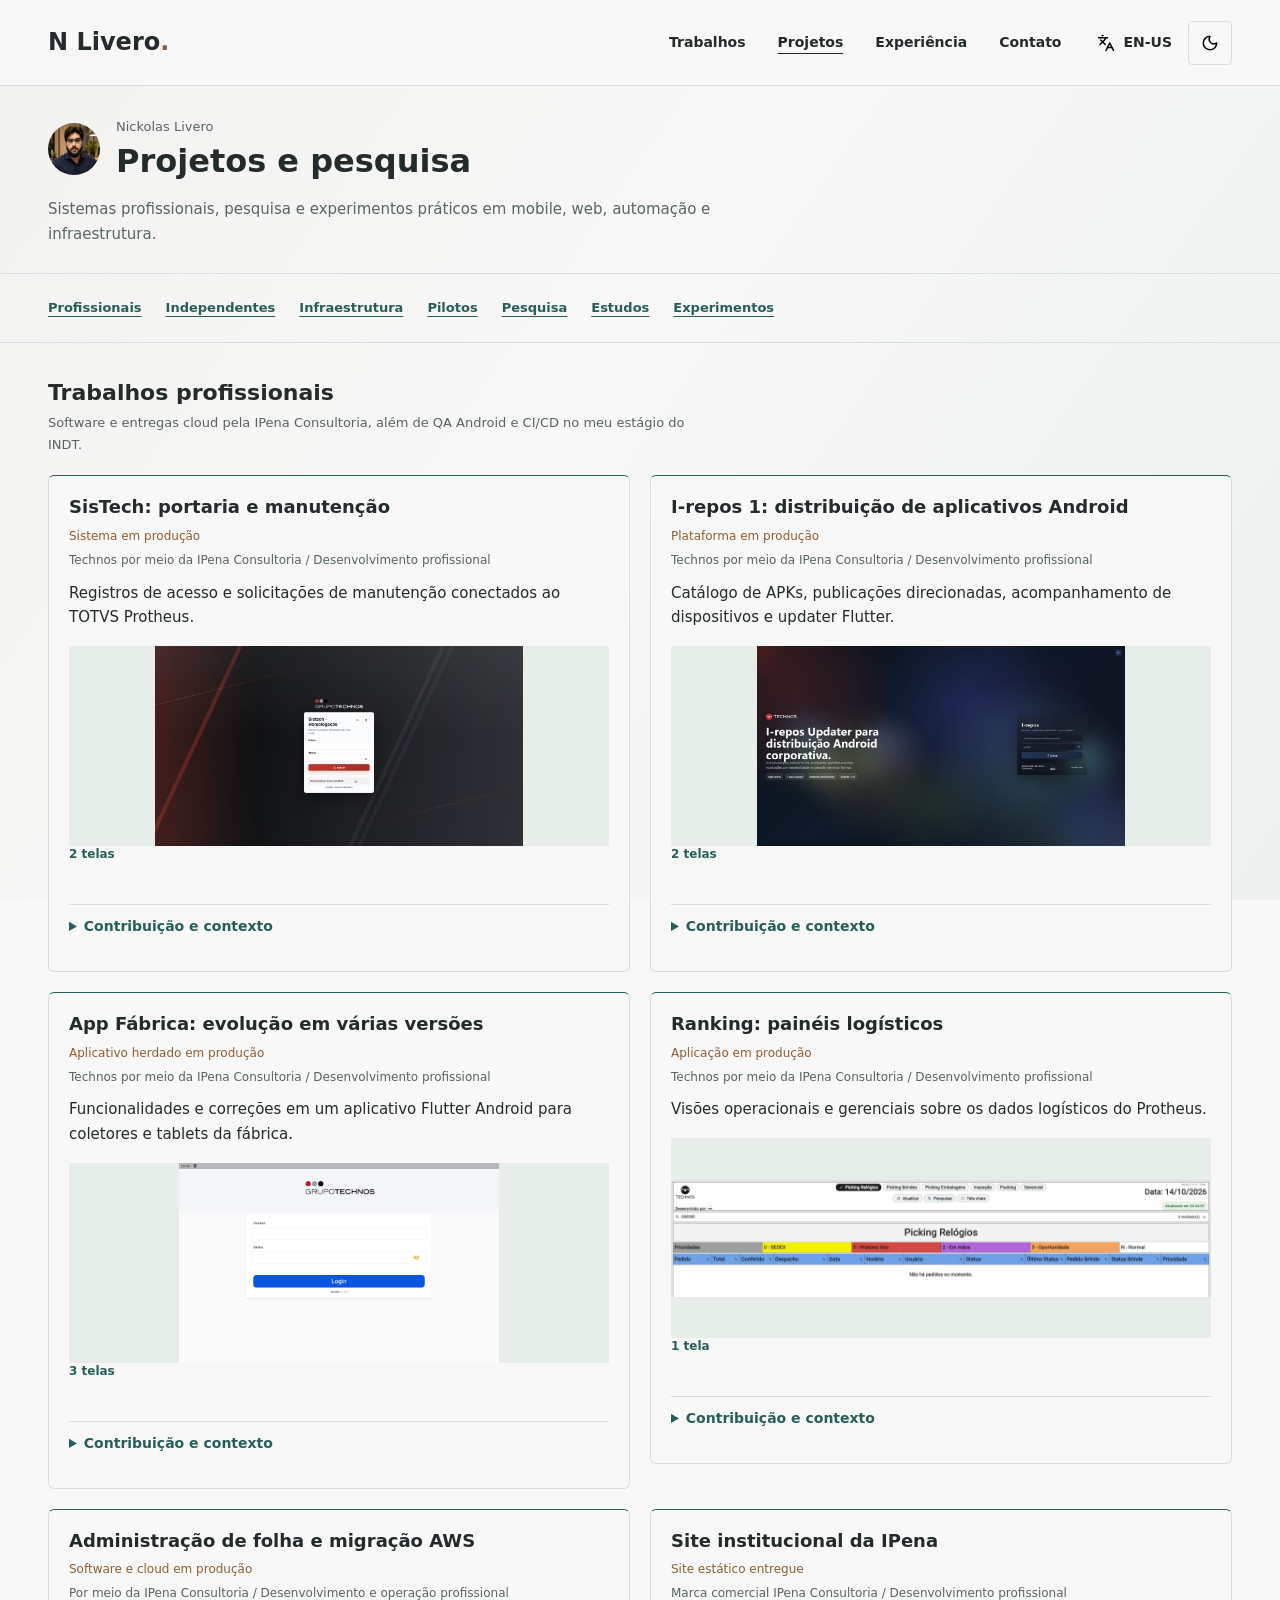
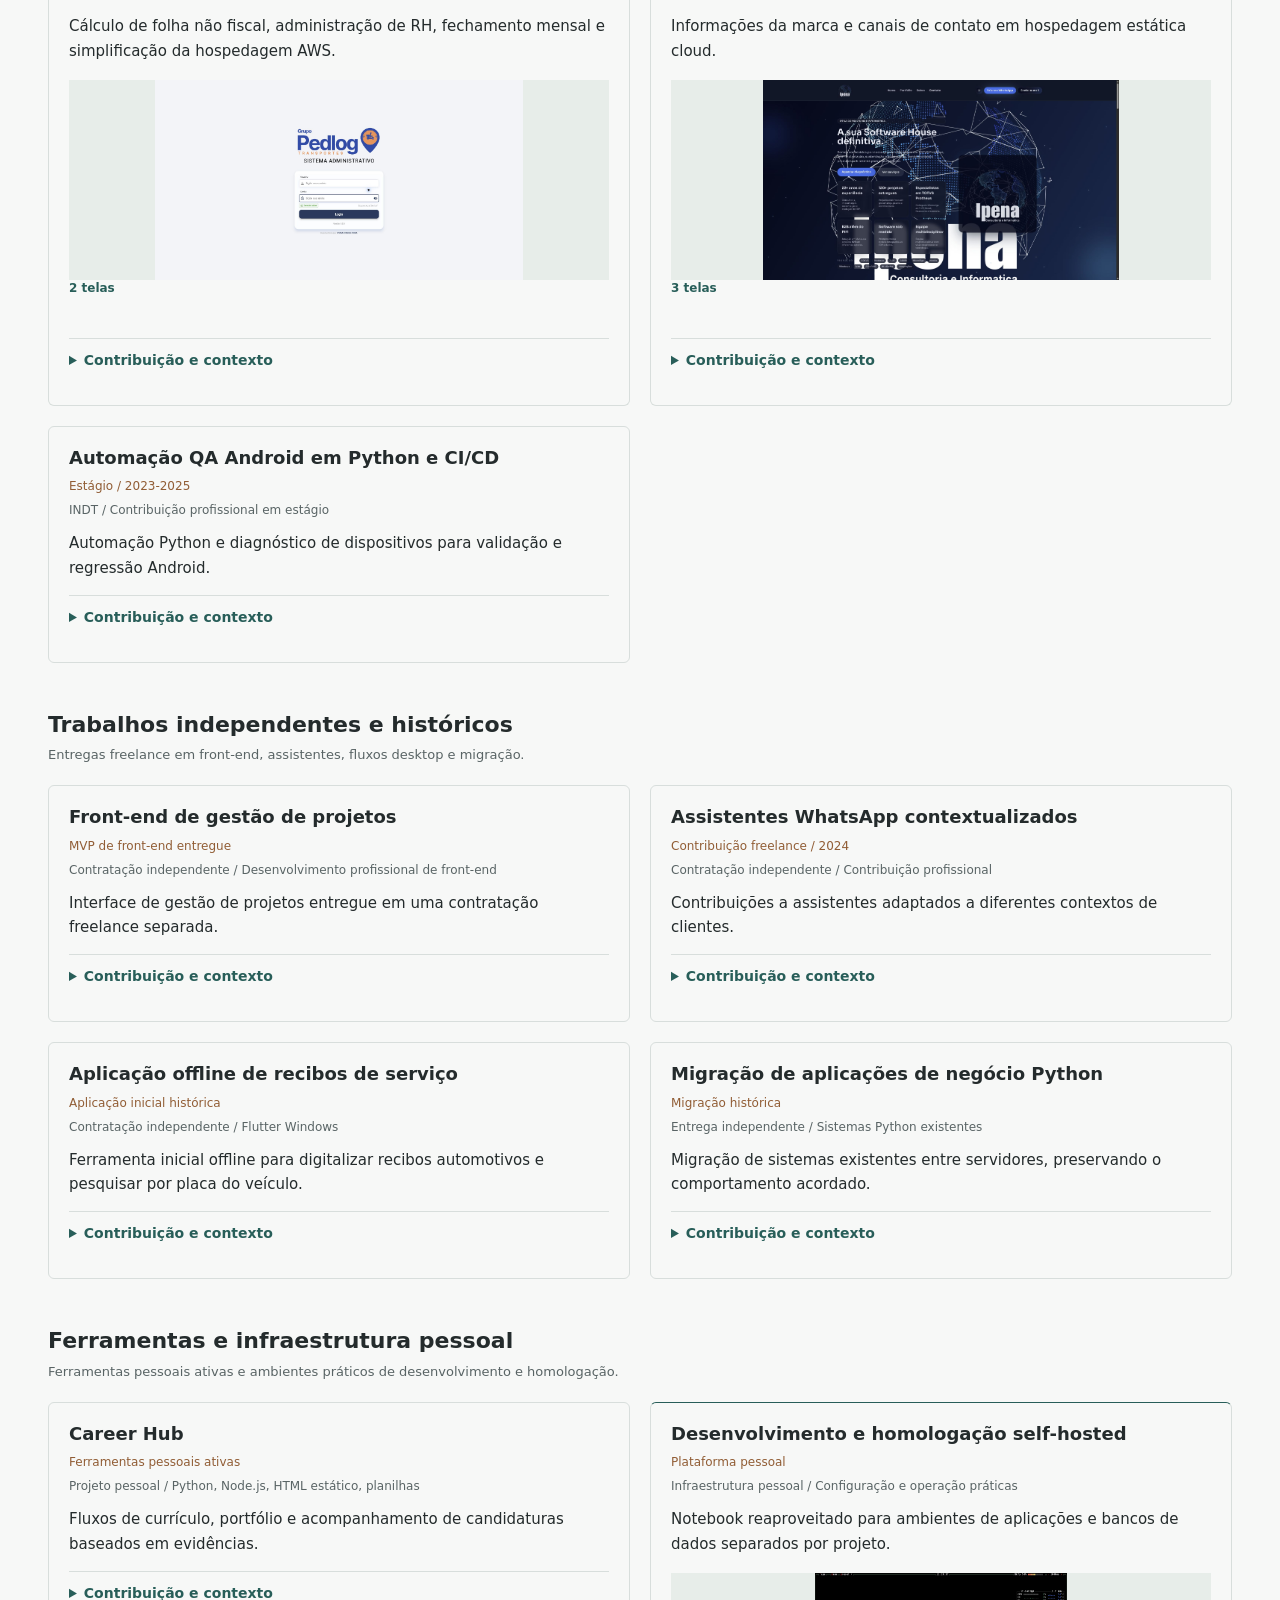
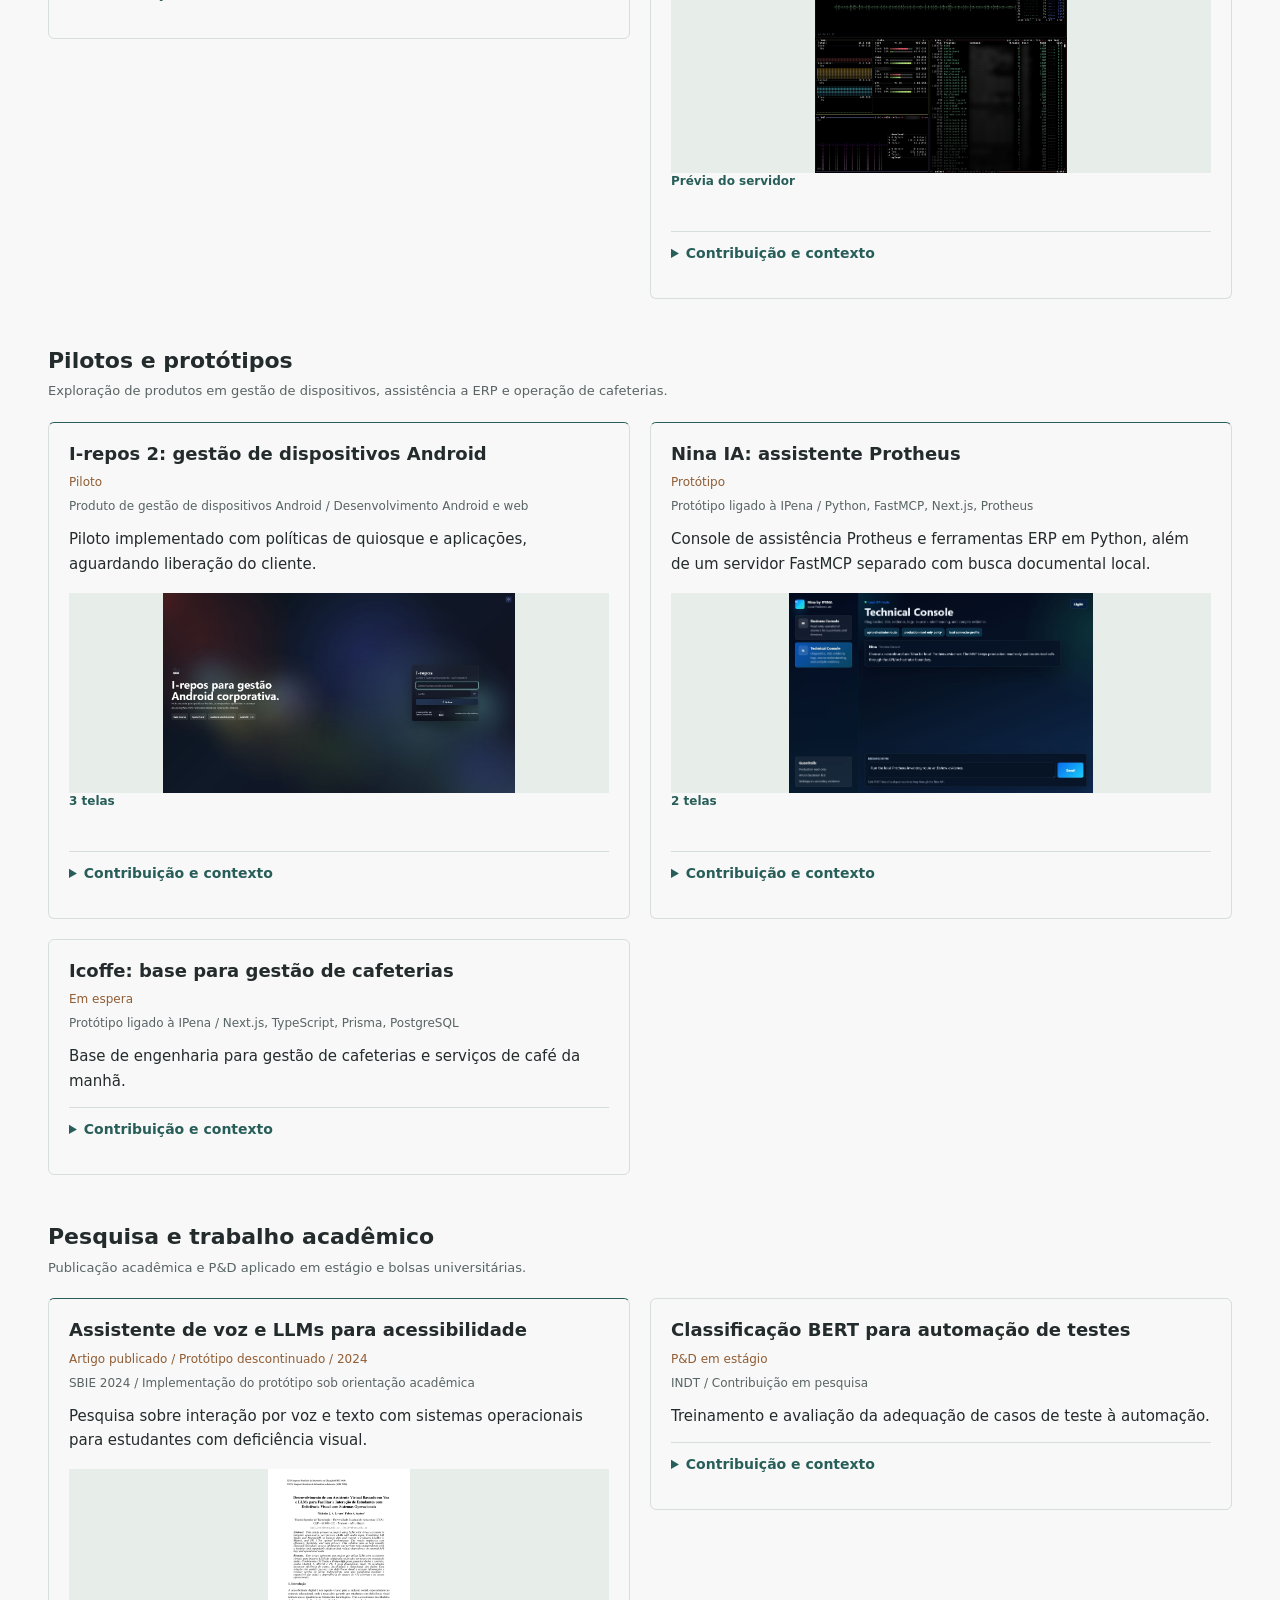
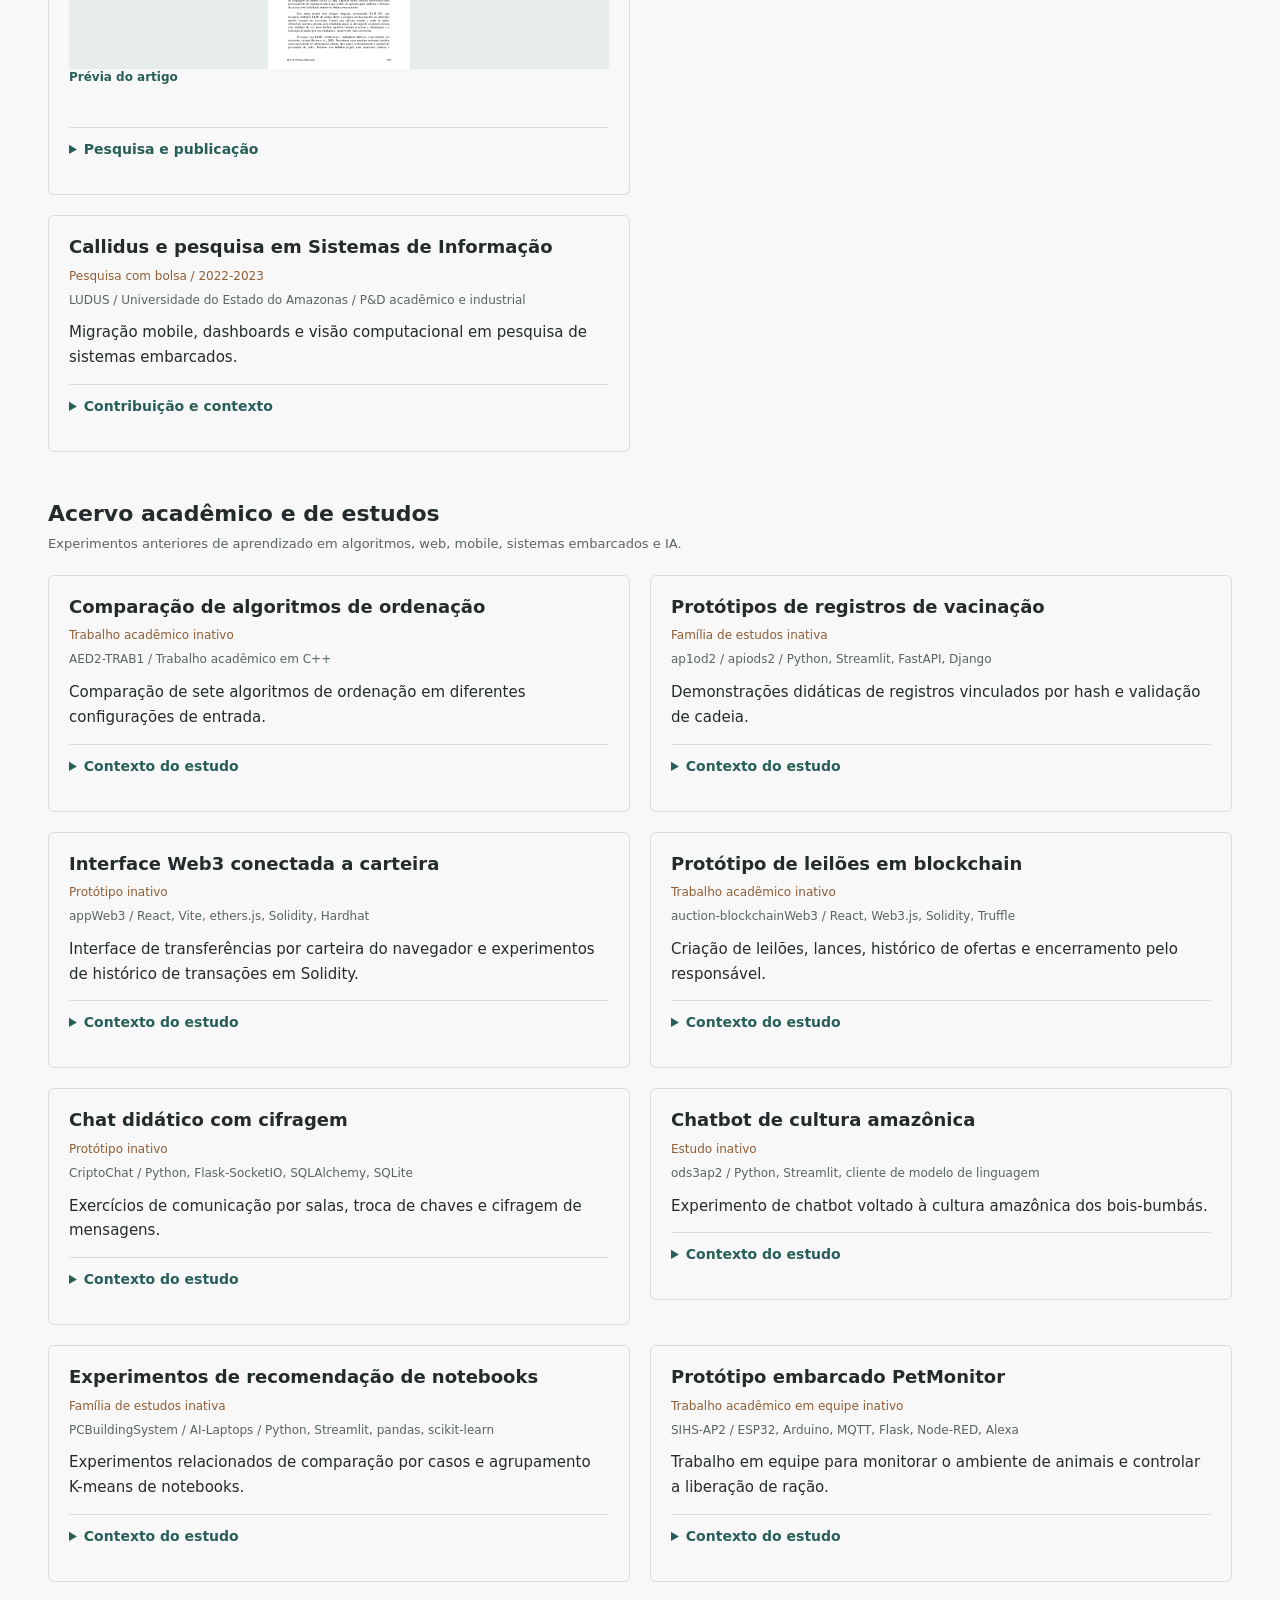
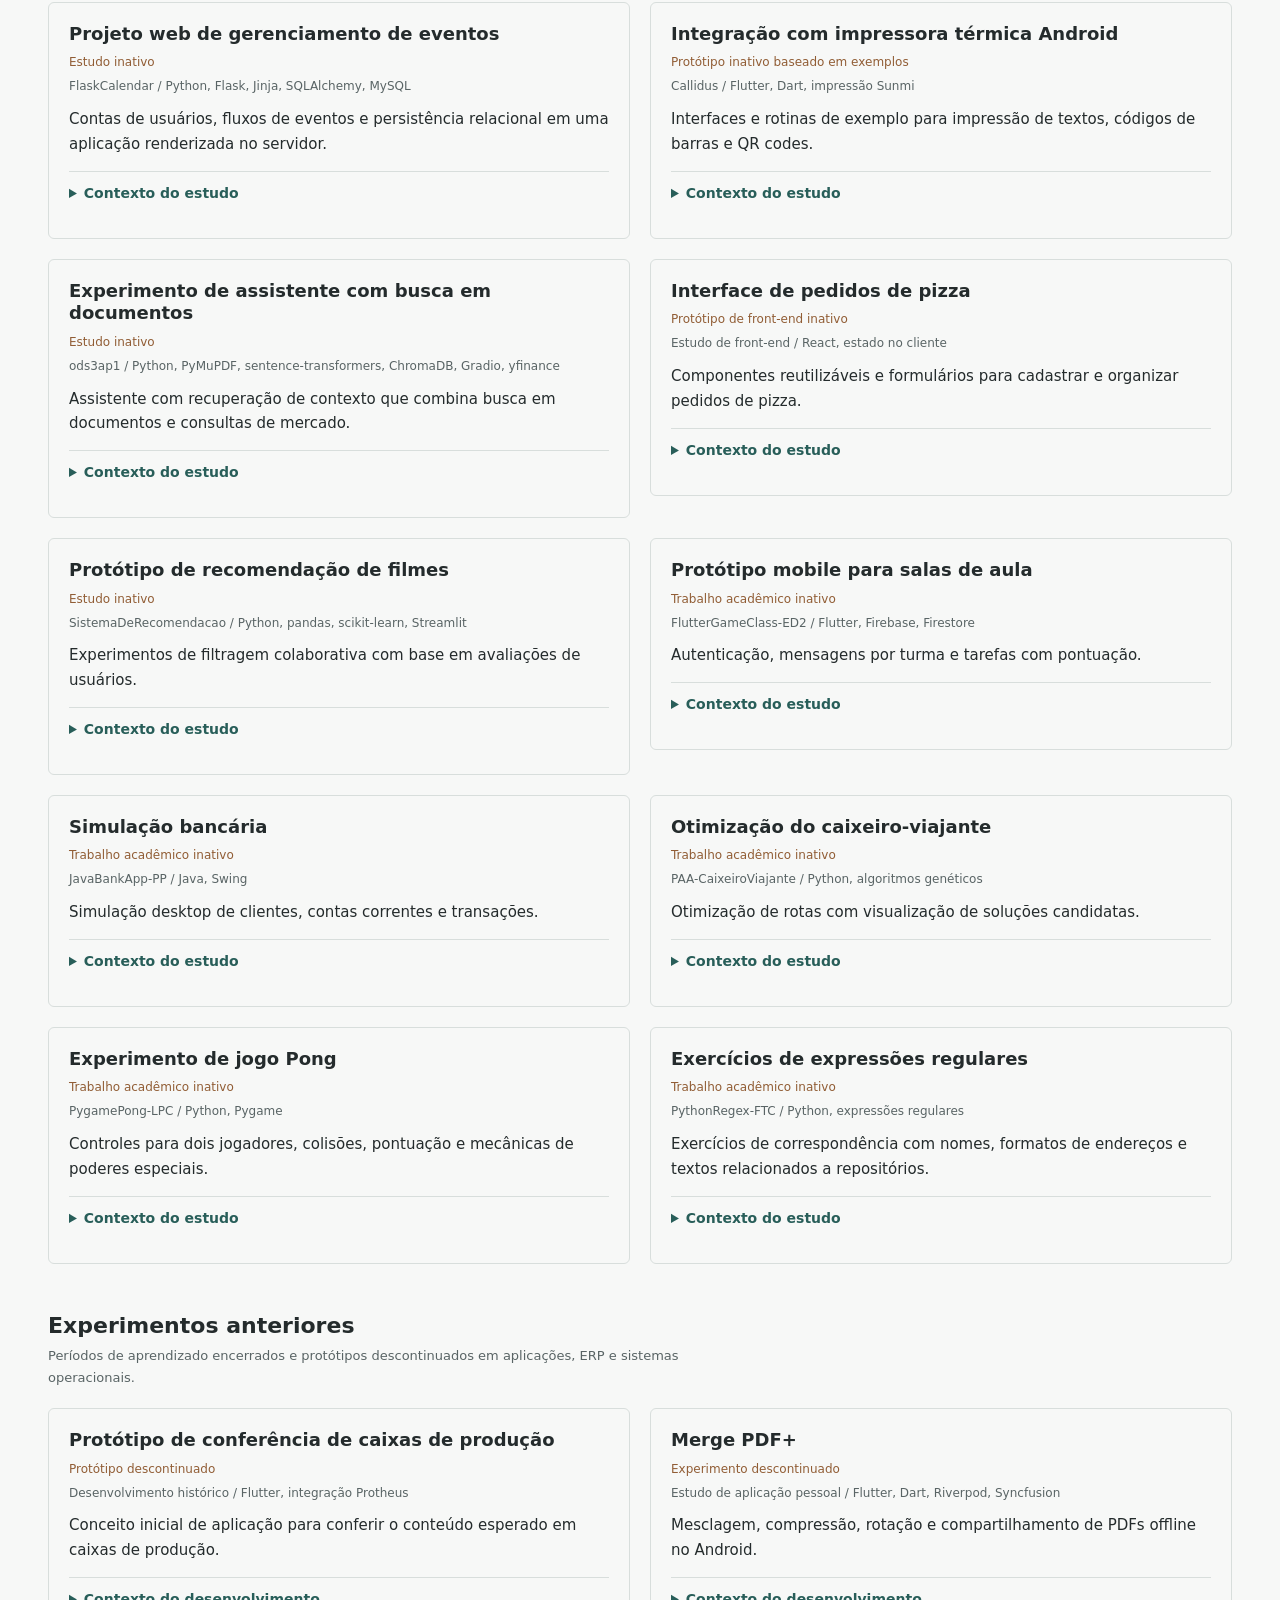
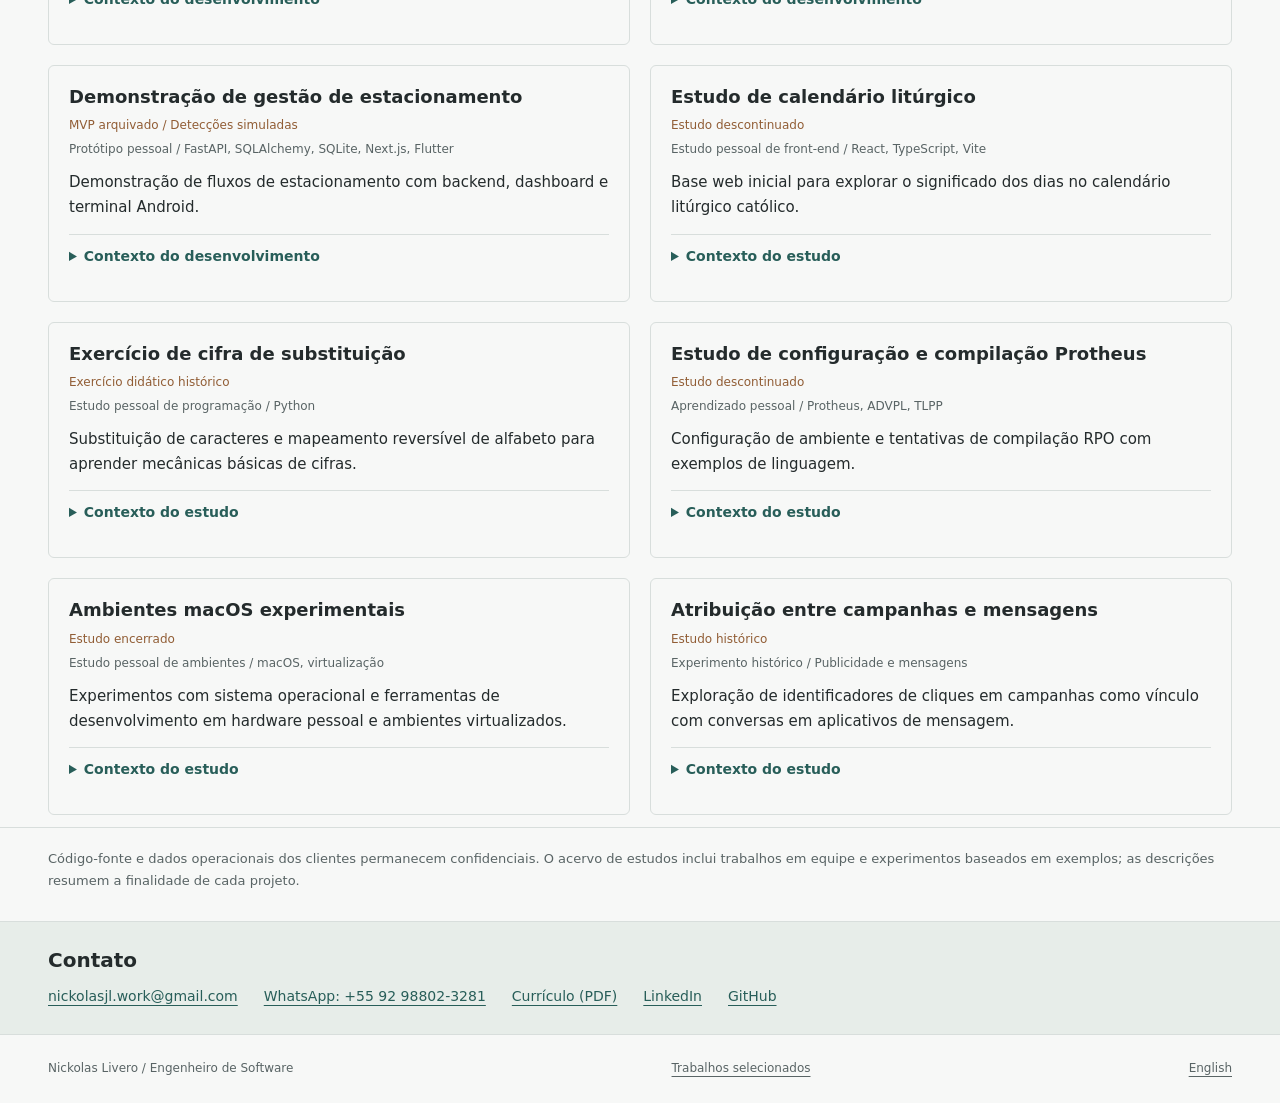
<file: projetos.html>
<!doctype html>
<html lang="pt-BR">
<head>
  <meta charset="utf-8">
  <meta name="viewport" content="width=device-width, initial-scale=1">
  <title>Projetos e pesquisa | Nickolas Livero</title>
  <meta name="description" content="Sistemas profissionais, pesquisa acad&ecirc;mica e projetos hist&oacute;ricos de Nickolas Livero, com contexto de contribui&ccedil;&atilde;o, tecnologias e entrega.">
  <meta name="theme-color" content="#f7f8f7">
  <link rel="canonical" href="https://nickolaslivero.github.io/projetos.html">
  <link rel="alternate" hreflang="en" href="https://nickolaslivero.github.io/projects.html">
  <link rel="alternate" hreflang="pt-BR" href="https://nickolaslivero.github.io/projetos.html">
  <link rel="alternate" hreflang="x-default" href="https://nickolaslivero.github.io/projects.html">
  <meta property="og:type" content="website">
  <meta property="og:locale" content="pt_BR">
  <meta property="og:url" content="https://nickolaslivero.github.io/projetos.html">
  <meta property="og:title" content="Projetos e pesquisa | Nickolas Livero">
  <meta property="og:description" content="Entregas profissionais, prot&oacute;tipos de pesquisa e trabalhos anteriores, com seus diferentes contextos expl&iacute;citos.">
  <meta property="og:image" content="https://nickolaslivero.github.io/assets/nickolas-livero-linkedin.jpeg">
  <meta name="twitter:card" content="summary">
  <link rel="icon" href="assets/favicon-32.png" sizes="32x32">
  <link rel="apple-touch-icon" href="assets/apple-touch-icon.png">
  <link rel="manifest" href="site.webmanifest">
  <link rel="stylesheet" href="assets/site.css?v=20261015">
  <link rel="stylesheet" href="assets/projects.css?v=20261015">
  <script src="assets/site.js?v=20261015" defer></script>
  <script src="assets/gallery.js?v=20261014" defer></script>
</head>
<body class="collection">
  <a class="skip-link" href="#main">Pular para o conte&uacute;do</a>
  <header class="site-header wrap">
    <a class="brand" href="pt-br.html" aria-label="Nickolas Livero">N Livero<span>.</span></a>
    <nav aria-label="Navega&ccedil;&atilde;o principal">
      <a href="pt-br.html#work">Trabalhos</a>
      <a href="projetos.html" aria-current="page">Projetos</a>
      <a href="pt-br.html#experience">Experiência</a>
      <a href="pt-br.html#contact">Contato</a>
    </nav>
    <div class="header-tools">
      <a class="language" href="projects.html" lang="en" aria-label="EN-US: Read in English" title="Read in English"><img class="icon" src="assets/icons/languages.svg" width="18" height="18" alt="">EN-US</a>
      <button id="theme-toggle" class="icon-button theme-control" type="button" hidden aria-label="Tema escuro" aria-pressed="false" data-dark-label="Ativar tema escuro" data-light-label="Ativar tema claro" title="Ativar tema escuro"><img class="icon theme-moon" src="assets/icons/moon.svg" width="18" height="18" alt=""><img class="icon theme-sun" src="assets/icons/sun.svg" width="18" height="18" alt=""></button>
    </div>
  </header>
  <main id="main" tabindex="-1">
    <header class="collection-header wrap">
      <div class="collection-identity">
        <img class="collection-portrait" src="assets/nickolas-livero-linkedin.jpeg" width="52" height="52" alt="Nickolas Livero">
        <div><p class="collection-name">Nickolas Livero</p><h1>Projetos e pesquisa</h1></div>
      </div>
      <p class="collection-intro">Sistemas profissionais, pesquisa e experimentos pr&aacute;ticos em mobile, web, automa&ccedil;&atilde;o e infraestrutura.</p>
    </header>
    <nav class="collection-index wrap" aria-label="Categorias de projetos">
      <ul>
        <li><a href="#professional">Profissionais</a></li>
        <li><a href="#independent">Independentes</a></li>
        <li><a href="#infrastructure">Infraestrutura</a></li>
        <li><a href="#pilots">Pilotos</a></li>
        <li><a href="#research">Pesquisa</a></li>
        <li><a href="#academic">Estudos</a></li>
        <li><a href="#historical">Experimentos</a></li>
      </ul>
    </nav>

    <section class="collection-category wrap" id="professional" aria-labelledby="professional-heading">
      <header><h2 id="professional-heading">Trabalhos profissionais</h2><p>Software e entregas cloud pela IPena Consultoria, al&eacute;m de QA Android e CI/CD no meu est&aacute;gio do INDT.</p></header>
      <article class="project-row" id="sistech">
        <div class="project-heading"><h3>SisTech: portaria e manuten&ccedil;&atilde;o</h3><p class="project-state">Sistema em produ&ccedil;&atilde;o</p></div>
        <p class="project-context">Technos por meio da IPena Consultoria / Desenvolvimento profissional</p>
        <p class="project-summary">Registros de acesso e solicita&ccedil;&otilde;es de manuten&ccedil;&atilde;o conectados ao TOTVS Protheus.</p>
        <div class="project-gallery" data-gallery-title="SisTech · Portaria e manutenção">
          <button type="button" class="gallery-trigger" hidden aria-label="Ver 2 telas do SisTech" aria-haspopup="dialog" aria-controls="project-gallery-dialog">
            <img class="project-preview-image" src="assets/previews/gatehouse-login.jpg" width="2304" height="1250" loading="lazy" alt="Login do SisTech em homologação pessoal">
            <span>2 telas</span>
          </button>
          <ul class="gallery-links">
            <li><a href="assets/previews/gatehouse-login.jpg" data-caption="Login do SisTech · Homologação pessoal (HML), não são métricas de produção">Login do SisTech (HML)</a></li>
            <li><a href="assets/previews/gatehouse-overview.jpg" data-caption="Visão geral da portaria · Homologação pessoal (HML), não são métricas de produção">Visão geral da portaria (HML)</a></li>
          </ul>
        </div>
        <details><summary>Contribui&ccedil;&atilde;o e contexto</summary><div class="project-detail">
          <p>Criei o SisTech do zero, com contato direto com o cliente para requisitos e melhorias nos fluxos operacionais. Next.js/React, ASP.NET Core e PostgreSQL apoiam registros de acesso, permiss&otilde;es por perfil, auditoria e solicita&ccedil;&otilde;es de servi&ccedil;o Protheus. O sistema em produ&ccedil;&atilde;o evolui por entregas separadas em homologa&ccedil;&atilde;o, ilustradas nas capturas vinculadas.</p>
        </div></details>
      </article>
      <article class="project-row" id="irepos-1">
        <div class="project-heading"><h3>I-repos 1: distribui&ccedil;&atilde;o de aplicativos Android</h3><p class="project-state">Plataforma em produ&ccedil;&atilde;o</p></div>
        <p class="project-context">Technos por meio da IPena Consultoria / Desenvolvimento profissional</p>
        <p class="project-summary">Cat&aacute;logo de APKs, publica&ccedil;&otilde;es direcionadas, acompanhamento de dispositivos e updater Flutter.</p>
        <div class="project-gallery" data-gallery-title="I-repos 1 · Distribuição Android">
          <button type="button" class="gallery-trigger" hidden aria-label="Ver 2 telas do I-repos 1" aria-haspopup="dialog" aria-controls="project-gallery-dialog">
            <img class="project-preview-image" src="assets/previews/android-distribution-login.jpg" width="2304" height="1250" loading="lazy" alt="Login do I-repos 1 em homologação pessoal">
            <span>2 telas</span>
          </button>
          <ul class="gallery-links">
            <li><a href="assets/previews/android-distribution-login.jpg" data-caption="Login do I-repos 1 · Homologação pessoal (HML), não são métricas de produção">Login do I-repos 1 (HML)</a></li>
            <li><a href="assets/previews/android-distribution-overview.jpg" data-caption="Visão geral da distribuição · Homologação pessoal (HML), não são métricas de produção">Visão geral da distribuição (HML)</a></li>
          </ul>
        </div>
        <details><summary>Contribui&ccedil;&atilde;o e contexto</summary><div class="project-detail">
          <p>Criei a plataforma de distribui&ccedil;&atilde;o em produ&ccedil;&atilde;o e o updater do zero e mantenho sua integra&ccedil;&atilde;o. APIs NestJS/Prisma e administra&ccedil;&atilde;o Next.js gerenciam as publica&ccedil;&otilde;es, enquanto o updater Flutter verifica a integridade SHA-256 e encaminha a instala&ccedil;&atilde;o ao instalador do Android. O I-repos 2 explora gest&atilde;o de dispositivos como piloto separado.</p>
        </div></details>
      </article>
      <article class="project-row" id="factory-app">
        <div class="project-heading"><h3>App F&aacute;brica: evolu&ccedil;&atilde;o em v&aacute;rias vers&otilde;es</h3><p class="project-state">Aplicativo herdado em produ&ccedil;&atilde;o</p></div>
        <p class="project-context">Technos por meio da IPena Consultoria / Desenvolvimento profissional</p>
        <p class="project-summary">Funcionalidades e corre&ccedil;&otilde;es em um aplicativo Flutter Android para coletores e tablets da f&aacute;brica.</p>
        <div class="project-gallery" data-gallery-title="App Fábrica · Android">
          <button type="button" class="gallery-trigger" hidden aria-label="Ver 3 telas do App Fábrica" aria-haspopup="dialog" aria-controls="project-gallery-dialog">
            <img class="project-preview-image" src="assets/previews/factory-app-login.png" width="1920" height="1200" loading="lazy" alt="Login da candidata do App Fábrica no emulador Android">
            <span>3 telas</span>
          </button>
          <ul class="gallery-links">
            <li><a href="assets/previews/factory-app-login.png" data-caption="Login do App Fábrica · Candidata 2.4.2 no emulador">Login do aplicativo (candidata, emulador)</a></li>
            <li><a href="assets/previews/factory-app-menu.png" data-caption="Candidata 2.4.2 · Menu no emulador, cabeçalho da conta recortado; sem aceite de produção">Menu de rotinas (candidata, emulador)</a></li>
            <li><a href="assets/previews/factory-app-wms-menu.png" data-caption="Candidata 2.4.2 · Menu WMS no emulador, cabeçalho da conta recortado; sem executar transações no ERP">Menu WMS (candidata, emulador)</a></li>
          </ul>
        </div>
        <details><summary>Contribui&ccedil;&atilde;o e contexto</summary><div class="project-detail">
          <p>Entreguei funcionalidades e corre&ccedil;&otilde;es substanciais em v&aacute;rias vers&otilde;es de um aplicativo herdado em produ&ccedil;&atilde;o. O trabalho em Flutter/Dart abrange integra&ccedil;&otilde;es com APIs Protheus, leitura de c&oacute;digos de barras e usabilidade em paisagem. As capturas vinculadas mostram interfaces da vers&atilde;o candidata em um emulador Android.</p>
        </div></details>
      </article>
      <article class="project-row" id="ranking">
        <div class="project-heading"><h3>Ranking: pain&eacute;is log&iacute;sticos</h3><p class="project-state">Aplica&ccedil;&atilde;o em produ&ccedil;&atilde;o</p></div>
        <p class="project-context">Technos por meio da IPena Consultoria / Desenvolvimento profissional</p>
        <p class="project-summary">Vis&otilde;es operacionais e gerenciais sobre os dados log&iacute;sticos do Protheus.</p>
        <div class="project-gallery" data-gallery-title="Ranking · Painel logístico">
          <button type="button" class="gallery-trigger" hidden aria-label="Ver 1 tela do Ranking" aria-haspopup="dialog" aria-controls="project-gallery-dialog">
            <img class="project-preview-image" src="assets/previews/logistics-dashboard.jpg" width="2304" height="500" loading="lazy" alt="Painel logístico Ranking sem pedidos exibidos">
            <span>1 tela</span>
          </button>
          <ul class="gallery-links">
            <li><a href="assets/previews/logistics-dashboard.jpg" data-caption="Homologação pessoal (HML) · Consulta filtrada sem pedidos para preservar dados; não são métricas de produção">Visão logística filtrada (HML)</a></li>
          </ul>
        </div>
        <details><summary>Contribui&ccedil;&atilde;o e contexto</summary><div class="project-detail">
          <p>Criei a aplica&ccedil;&atilde;o Flutter Web e o proxy Dart no servidor para dados log&iacute;sticos do Protheus. Requisi&ccedil;&otilde;es compartilhadas, tentativas limitadas e preserva&ccedil;&atilde;o do &uacute;ltimo conjunto completo de dados mant&ecirc;m o contexto quando uma consulta falha. A captura vinculada mostra uma vis&atilde;o filtrada de homologa&ccedil;&atilde;o.</p>
        </div></details>
      </article>
      <article class="project-row" id="payroll-cloud">
        <div class="project-heading"><h3>Administra&ccedil;&atilde;o de folha e migra&ccedil;&atilde;o AWS</h3><p class="project-state">Software e cloud em produ&ccedil;&atilde;o</p></div>
        <p class="project-context">Por meio da IPena Consultoria / Desenvolvimento e opera&ccedil;&atilde;o profissional</p>
        <p class="project-summary">C&aacute;lculo de folha n&atilde;o fiscal, administra&ccedil;&atilde;o de RH, fechamento mensal e simplifica&ccedil;&atilde;o da hospedagem AWS.</p>
        <div class="project-gallery" data-gallery-title="ICheck · Administração de folha">
          <button type="button" class="gallery-trigger" hidden aria-label="Ver 2 telas do ICheck" aria-haspopup="dialog" aria-controls="project-gallery-dialog">
            <img class="project-preview-image" src="assets/previews/payroll-login.jpg" width="2304" height="1250" loading="lazy" alt="Login do ICheck em homologação com campos de credenciais vazios">
            <span>2 telas</span>
          </button>
          <ul class="gallery-links">
            <li><a href="assets/previews/payroll-login.jpg" data-caption="Login ICheck · HML, campos de credenciais vazios">Login da folha (HML)</a></li>
            <li><a href="assets/previews/payroll-dashboard.jpg" data-caption="Dashboard ICheck · Base de teste em HML">Dashboard de folha (dados de teste)</a></li>
          </ul>
        </div>
        <details><summary>Contribui&ccedil;&atilde;o e contexto</summary><div class="project-detail">
          <p>Desenvolvi e implantei a plataforma administrativa n&atilde;o fiscal a partir de uma base inacabada, com Flutter Web, TypeScript/Express e PostgreSQL, mantendo suporte recorrente aos fluxos. Migrei a hospedagem ECS/EC2/RDS para Lightsail/Docker/PostgreSQL, preservando a distribui&ccedil;&atilde;o S3/CloudFront e backups fora do host. Realizei restaura&ccedil;&otilde;es isoladas e verifica&ccedil;&otilde;es documentadas de paridade durante a migra&ccedil;&atilde;o.</p>
        </div></details>
      </article>
      <article class="project-row" id="ipena-site">
        <div class="project-heading"><h3>Site institucional da IPena</h3><p class="project-state">Site est&aacute;tico entregue</p></div>
        <p class="project-context">Marca comercial IPena Consultoria / Desenvolvimento profissional</p>
        <p class="project-summary">Informa&ccedil;&otilde;es da marca e canais de contato em hospedagem est&aacute;tica cloud.</p>
        <div class="project-gallery" data-gallery-title="IPena · Site institucional">
          <button type="button" class="gallery-trigger" hidden aria-label="Ver 3 telas do site IPena" aria-haspopup="dialog" aria-controls="project-gallery-dialog">
            <img class="project-preview-image" src="assets/previews/ipena-website-hero.jpg" width="1905" height="1072" loading="lazy" alt="Página inicial pública e hero do site institucional IPena">
            <span>3 telas</span>
          </button>
          <ul class="gallery-links">
            <li><a href="assets/previews/ipena-website-hero.jpg" data-caption="Site institucional IPena · Página inicial pública e apresentação da marca">Página inicial (pública)</a></li>
            <li><a href="assets/previews/ipena-website-services.jpg" data-caption="Site institucional da marca IPena · Seção pública de serviços">Serviços do site (público)</a></li>
            <li><a href="assets/previews/ipena-website-about.jpg" data-caption="Site institucional IPena · Página Sobre pública e conteúdo da marca">Sobre a IPena (público)</a></li>
          </ul>
        </div>
        <details><summary>Contribui&ccedil;&atilde;o e contexto</summary><div class="project-detail">
          <p>Criei o site do zero e publiquei uma exporta&ccedil;&atilde;o est&aacute;tica Next.js/React com TypeScript. Configurei hospedagem AWS S3, distribui&ccedil;&atilde;o CloudFront e DNS Route 53 para o site institucional.</p>
        </div></details>
      </article>
      <article class="project-row" id="android-qa">
        <div class="project-heading"><h3>Automa&ccedil;&atilde;o QA Android em Python e CI/CD</h3><p class="project-state">Est&aacute;gio / 2023-2025</p></div>
        <p class="project-context">INDT / Contribui&ccedil;&atilde;o profissional em est&aacute;gio</p>
        <p class="project-summary">Automa&ccedil;&atilde;o Python e diagn&oacute;stico de dispositivos para valida&ccedil;&atilde;o e regress&atilde;o Android.</p>
        <details><summary>Contribui&ccedil;&atilde;o e contexto</summary><div class="project-detail">
          <p>Desenvolvi casos de teste Android em Python com pytest e framework interno de automa&ccedil;&atilde;o. Utilizei UI Automator, hierarquias XML, atributos dos componentes e an&aacute;lise de fluxos de navega&ccedil;&atilde;o, com Android Studio e ADB no diagn&oacute;stico de dispositivos. Configurei fluxos CI/CD de execu&ccedil;&atilde;o de testes no Jenkins e conex&otilde;es SSH; Cypress e Gerrit tamb&eacute;m apoiaram a execu&ccedil;&atilde;o e revis&atilde;o de QA.</p>
        </div></details>
      </article>
    </section>

    <section class="collection-category wrap" id="independent" aria-labelledby="independent-heading">
      <header><h2 id="independent-heading">Trabalhos independentes e hist&oacute;ricos</h2><p>Entregas freelance em front-end, assistentes, fluxos desktop e migra&ccedil;&atilde;o.</p></header>
      <article class="project-row" id="project-management">
        <div class="project-heading"><h3>Front-end de gest&atilde;o de projetos</h3><p class="project-state">MVP de front-end entregue</p></div>
        <p class="project-context">Contrata&ccedil;&atilde;o independente / Desenvolvimento profissional de front-end</p>
        <p class="project-summary">Interface de gest&atilde;o de projetos entregue em uma contrata&ccedil;&atilde;o freelance separada.</p>
        <details><summary>Contribui&ccedil;&atilde;o e contexto</summary><div class="project-detail">
          <p>Desenvolvi e entreguei um MVP de front-end para gest&atilde;o de projetos usando Next.js, React e TypeScript. A contrata&ccedil;&atilde;o foi focada na interface da aplica&ccedil;&atilde;o e nos fluxos de front-end.</p>
        </div></details>
      </article>
      <article class="project-row" id="whatsapp-assistants">
        <div class="project-heading"><h3>Assistentes WhatsApp contextualizados</h3><p class="project-state">Contribui&ccedil;&atilde;o freelance / 2024</p></div>
        <p class="project-context">Contrata&ccedil;&atilde;o independente / Contribui&ccedil;&atilde;o profissional</p>
        <p class="project-summary">Contribui&ccedil;&otilde;es a assistentes adaptados a diferentes contextos de clientes.</p>
        <details><summary>Contribui&ccedil;&atilde;o e contexto</summary><div class="project-detail">
          <p>Contribu&iacute; para fluxos de assistentes WhatsApp com Python, LangChain e LangGraph em 2024. Adaptei uma base de assistentes existente a diferentes contextos de clientes.</p>
        </div></details>
      </article>
      <article class="project-row" id="offline-receipts">
        <div class="project-heading"><h3>Aplica&ccedil;&atilde;o offline de recibos de servi&ccedil;o</h3><p class="project-state">Aplica&ccedil;&atilde;o inicial hist&oacute;rica</p></div>
        <p class="project-context">Contrata&ccedil;&atilde;o independente / Flutter Windows</p>
        <p class="project-summary">Ferramenta inicial offline para digitalizar recibos automotivos e pesquisar por placa do ve&iacute;culo.</p>
        <details><summary>Contribui&ccedil;&atilde;o e contexto</summary><div class="project-detail">
          <p>Desenvolvi uma aplica&ccedil;&atilde;o inicial Flutter/Dart para Windows baseada nos modelos de recibos e no fluxo offline do cliente. A contrata&ccedil;&atilde;o hist&oacute;rica abrangeu digitaliza&ccedil;&atilde;o de recibos e pesquisa por placa do ve&iacute;culo.</p>
        </div></details>
      </article>
      <article class="project-row" id="python-migration">
        <div class="project-heading"><h3>Migra&ccedil;&atilde;o de aplica&ccedil;&otilde;es de neg&oacute;cio Python</h3><p class="project-state">Migra&ccedil;&atilde;o hist&oacute;rica</p></div>
        <p class="project-context">Entrega independente / Sistemas Python existentes</p>
        <p class="project-summary">Migra&ccedil;&atilde;o de sistemas existentes entre servidores, preservando o comportamento acordado.</p>
        <details><summary>Contribui&ccedil;&atilde;o e contexto</summary><div class="project-detail">
          <p>Migrei aplica&ccedil;&otilde;es de neg&oacute;cio Python existentes entre servidores. A contrata&ccedil;&atilde;o foi focada em preservar o comportamento acordado no ambiente de destino.</p>
        </div></details>
      </article>
    </section>

    <section class="collection-category wrap" id="infrastructure" aria-labelledby="infrastructure-heading">
      <header><h2 id="infrastructure-heading">Ferramentas e infraestrutura pessoal</h2><p>Ferramentas pessoais ativas e ambientes pr&aacute;ticos de desenvolvimento e homologa&ccedil;&atilde;o.</p></header>
      <article class="project-row" id="career-hub">
        <div class="project-heading"><h3>Career Hub</h3><p class="project-state">Ferramentas pessoais ativas</p></div>
        <p class="project-context">Projeto pessoal / Python, Node.js, HTML est&aacute;tico, planilhas</p>
        <p class="project-summary">Fluxos de curr&iacute;culo, portf&oacute;lio e acompanhamento de candidaturas baseados em evid&ecirc;ncias.</p>
        <details><summary>Contribui&ccedil;&atilde;o e contexto</summary><div class="project-detail">
          <p>Desenvolvo e mantenho gera&ccedil;&atilde;o de curr&iacute;culos bil&iacute;ngues, portf&oacute;lio est&aacute;tico, busca de vagas e acompanhamento de candidaturas em planilhas. Revis&atilde;o de evid&ecirc;ncias e aprova&ccedil;&atilde;o humana orientam candidaturas e publica&ccedil;&atilde;o; as ferramentas preparam materiais sem enviar candidaturas automaticamente.</p>
        </div></details>
      </article>
      <article class="project-row" id="self-hosted">
        <div class="project-heading"><h3>Desenvolvimento e homologa&ccedil;&atilde;o self-hosted</h3><p class="project-state">Plataforma pessoal</p></div>
        <p class="project-context">Infraestrutura pessoal / Configura&ccedil;&atilde;o e opera&ccedil;&atilde;o pr&aacute;ticas</p>
        <p class="project-summary">Notebook reaproveitado para ambientes de aplica&ccedil;&otilde;es e bancos de dados separados por projeto.</p>
        <div class="project-gallery" data-gallery-title="Self-hosted · Monitoramento do servidor">
          <button type="button" class="gallery-trigger" hidden aria-label="Pr&eacute;via do servidor: btop no ambiente pessoal de desenvolvimento" aria-haspopup="dialog" aria-controls="project-gallery-dialog">
            <img class="project-preview-image" src="assets/previews/self-hosted-btop.png" width="1680" height="1329" loading="lazy" alt="Captura real do btop com uso de CPU, mem&oacute;ria e disco do servidor pessoal; textos sens&iacute;veis borrados">
            <span>Pr&eacute;via do servidor</span>
          </button>
          <ul class="gallery-links">
            <li><a href="assets/previews/self-hosted-btop.png" data-caption="Captura real do btop · Servidor pessoal de desenvolvimento e homologa&ccedil;&atilde;o; textos sens&iacute;veis borrados">Monitoramento do servidor (btop)</a></li>
          </ul>
        </div>
        <details><summary>Contribui&ccedil;&atilde;o e contexto</summary><div class="project-detail">
          <p>Fiz upgrades em um notebook pessoal antigo e configurei Ubuntu, redes e runtimes Docker Compose por projeto para desenvolvimento e homologa&ccedil;&atilde;o. Mantenho backups delimitados, verifica&ccedil;&atilde;o de hashes e exerc&iacute;cios selecionados de restaura&ccedil;&atilde;o PostgreSQL, com administra&ccedil;&atilde;o privada por SSH.</p>
        </div></details>
      </article>
    </section>

    <section class="collection-category wrap" id="pilots" aria-labelledby="pilots-heading">
      <header><h2 id="pilots-heading">Pilotos e prot&oacute;tipos</h2><p>Explora&ccedil;&atilde;o de produtos em gest&atilde;o de dispositivos, assist&ecirc;ncia a ERP e opera&ccedil;&atilde;o de cafeterias.</p></header>
      <article class="project-row" id="irepos-2">
        <div class="project-heading"><h3>I-repos 2: gest&atilde;o de dispositivos Android</h3><p class="project-state">Piloto</p></div>
        <p class="project-context">Produto de gest&atilde;o de dispositivos Android / Desenvolvimento Android e web</p>
        <p class="project-summary">Piloto implementado com pol&iacute;ticas de quiosque e aplica&ccedil;&otilde;es, aguardando libera&ccedil;&atilde;o do cliente.</p>
        <div class="project-gallery" data-gallery-title="I-repos 2 · Piloto de gestão de dispositivos">
          <button type="button" class="gallery-trigger" hidden aria-label="Ver 3 telas do piloto I-repos 2" aria-haspopup="dialog" aria-controls="project-gallery-dialog">
            <img class="project-preview-image" src="assets/previews/android-management-login.jpg" width="2304" height="1306" loading="lazy" alt="Login do piloto de gestão de dispositivos I-repos 2 em homologação pessoal">
            <span>3 telas</span>
          </button>
          <ul class="gallery-links">
            <li><a href="assets/previews/android-management-login.jpg" data-caption="Login do piloto I-repos 2 · Homologação pessoal (HML), não são métricas de produção">Login do piloto (HML)</a></li>
            <li><a href="assets/previews/android-management-pilot.jpg" data-caption="Piloto de gestão de dispositivos · Homologação pessoal (HML), não são métricas de produção">Piloto de gestão de dispositivos (HML)</a></li>
            <li><a href="assets/previews/android-management-handheld.png" data-caption="Piloto I-repos 2 · Launcher no coletor Android físico com aplicações permitidas">Launcher no coletor físico (piloto)</a></li>
          </ul>
        </div>
        <details><summary>Contribui&ccedil;&atilde;o e contexto</summary><div class="project-detail">
          <p>Desenvolvi um piloto de gest&atilde;o de dispositivos, separado da plataforma de distribui&ccedil;&atilde;o I-repos 1. Um agente Android Device Owner em Kotlin e administra&ccedil;&atilde;o NestJS/Next.js implementam pol&iacute;ticas de quiosque, listas de aplica&ccedil;&otilde;es permitidas e sess&otilde;es tempor&aacute;rias apenas de visualiza&ccedil;&atilde;o de tela. A libera&ccedil;&atilde;o do cliente est&aacute; pendente.</p>
        </div></details>
      </article>
      <article class="project-row" id="erp-assistance">
        <div class="project-heading"><h3>Nina IA: assistente Protheus</h3><p class="project-state">Prot&oacute;tipo</p></div>
        <p class="project-context">Prot&oacute;tipo ligado &agrave; IPena / Python, FastMCP, Next.js, Protheus</p>
        <p class="project-summary">Console de assist&ecirc;ncia Protheus e ferramentas ERP em Python, al&eacute;m de um servidor FastMCP separado com busca documental local.</p>
        <div class="project-gallery" data-gallery-title="Nina IA · Protótipo de assistente Protheus">
          <button type="button" class="gallery-trigger" hidden aria-label="Ver 2 telas do protótipo Nina IA" aria-haspopup="dialog" aria-controls="project-gallery-dialog">
            <img class="project-preview-image" src="assets/previews/nina-technical-console.jpg" width="1366" height="900" loading="lazy" alt="Interface histórica do console técnico Nina IA, sem registros de clientes">
            <span>2 telas</span>
          </button>
          <ul class="gallery-links">
            <li><a href="assets/previews/nina-technical-console.jpg" data-caption="Protótipo Nina IA · Interface arquivada; não comprova execução de ferramentas ou acesso à produção">Console técnico (protótipo)</a></li>
            <li><a href="assets/previews/nina-mobile-console.jpg" data-caption="Protótipo Nina IA · Interface mobile arquivada; não comprova execução de ferramentas ou acesso à produção">Console mobile (protótipo)</a></li>
          </ul>
        </div>
        <details><summary>Contribui&ccedil;&atilde;o e contexto</summary><div class="project-detail">
          <p>Criei um console Next.js/TypeScript com conversas t&eacute;cnicas e de neg&oacute;cio separadas, acionando ferramentas Python por API e worker. Implementei invent&aacute;rio, an&aacute;lise de logs, inspe&ccedil;&atilde;o de banco, consulta a fontes e consultas de estoque somente leitura. Um servidor FastMCP separado exp&otilde;e ferramentas ERP e busca textual b&aacute;sica local. O desenvolvimento est&aacute; em espera no est&aacute;gio de prot&oacute;tipo.</p>
          <p>As capturas arquivadas mostram a interface do prot&oacute;tipo, n&atilde;o a execu&ccedil;&atilde;o de ferramentas ou acesso &agrave; produ&ccedil;&atilde;o.</p>
        </div></details>
      </article>
      <article class="project-row" id="cafe-management">
        <div class="project-heading"><h3>Icoffe: base para gest&atilde;o de cafeterias</h3><p class="project-state">Em espera</p></div>
        <p class="project-context">Prot&oacute;tipo ligado &agrave; IPena / Next.js, TypeScript, Prisma, PostgreSQL</p>
        <p class="project-summary">Base de engenharia para gest&atilde;o de cafeterias e servi&ccedil;os de caf&eacute; da manh&atilde;.</p>
        <details><summary>Contribui&ccedil;&atilde;o e contexto</summary><div class="project-detail">
          <p>Implementei uma base inicial de aplica&ccedil;&atilde;o com Next.js, TypeScript, Prisma e PostgreSQL. O prot&oacute;tipo explorou uma dire&ccedil;&atilde;o SaaS multicliente para opera&ccedil;&atilde;o de cafeterias antes de entrar em espera.</p>
        </div></details>
      </article>
    </section>

    <section class="collection-category wrap" id="research" aria-labelledby="research-heading">
      <header><h2 id="research-heading">Pesquisa e trabalho acad&ecirc;mico</h2><p>Publica&ccedil;&atilde;o acad&ecirc;mica e P&amp;D aplicado em est&aacute;gio e bolsas universit&aacute;rias.</p></header>
      <article class="project-row" id="voice-assistant">
        <div class="project-heading"><h3>Assistente de voz e LLMs para acessibilidade</h3><p class="project-state">Artigo publicado / Prot&oacute;tipo descontinuado / 2024</p></div>
        <p class="project-context">SBIE 2024 / Implementa&ccedil;&atilde;o do prot&oacute;tipo sob orienta&ccedil;&atilde;o acad&ecirc;mica</p>
        <p class="project-summary">Pesquisa sobre intera&ccedil;&atilde;o por voz e texto com sistemas operacionais para estudantes com defici&ecirc;ncia visual.</p>
        <div class="project-gallery" data-gallery-title="SBIE 2024 · Artigo publicado">
          <button type="button" class="gallery-trigger" hidden aria-label="Prévia do artigo: primeira página do SBIE" aria-haspopup="dialog" aria-controls="project-gallery-dialog">
            <img class="project-preview-image" src="assets/previews/sbie-paper-first-page.jpg" width="1133" height="1600" loading="lazy" alt="Primeira página do artigo publicado no SBIE 2024, com título e créditos originais">
            <span>Prévia do artigo</span>
          </button>
          <ul class="gallery-links">
            <li><a href="assets/previews/sbie-paper-first-page.jpg" data-caption="Artigo SBIE 2024 · Primeira página renderizada do PDF oficial, com créditos originais preservados">Primeira página do artigo</a></li>
          </ul>
        </div>
        <details><summary>Pesquisa e publica&ccedil;&atilde;o</summary><div class="project-detail">
          <p>Desenvolvi o prot&oacute;tipo de pesquisa com voz, texto e LLMs, usando LM Studio e PostgreSQL, sob orienta&ccedil;&atilde;o acad&ecirc;mica. O estudo explora LLaMA 3, Mistral e Phi 3 para intera&ccedil;&atilde;o com sistemas operacionais por estudantes com defici&ecirc;ncia visual. O projeto est&aacute; descontinuado; a publica&ccedil;&atilde;o no SBIE 2024 e o c&oacute;digo do prot&oacute;tipo relacionado PAIC continuam dispon&iacute;veis.</p>
          <p><cite class="publication-title">Desenvolvimento de um Assistente Virtual Baseado em Voz e LLMs para Facilitar a Intera&ccedil;&atilde;o de Estudantes com Defici&ecirc;ncia Visual com Sistemas Operacionais</cite></p>
          <p class="publication-meta">Nickolas J. S. Livero; Fabio S. Silva. SBIE 2024, Trabalhos em Andamento. Publicado em <time datetime="2024-11-04">4 de novembro de 2024</time>, pp. 2987-2998.</p>
          <p class="project-links"><a href="https://doi.org/10.5753/sbie.2024.244662">DOI: 10.5753/sbie.2024.244662</a><a href="https://sol.sbc.org.br/index.php/sbie/article/view/31461">Registro oficial da SBC</a><a href="https://github.com/nickolaslivero/PAIC">Reposit&oacute;rio do prot&oacute;tipo PAIC</a></p>
        </div></details>
      </article>
      <article class="project-row" id="bert-qa">
        <div class="project-heading"><h3>Classifica&ccedil;&atilde;o BERT para automa&ccedil;&atilde;o de testes</h3><p class="project-state">P&amp;D em est&aacute;gio</p></div>
        <p class="project-context">INDT / Contribui&ccedil;&atilde;o em pesquisa</p>
        <p class="project-summary">Treinamento e avalia&ccedil;&atilde;o da adequa&ccedil;&atilde;o de casos de teste &agrave; automa&ccedil;&atilde;o.</p>
        <details><summary>Contribui&ccedil;&atilde;o e contexto</summary><div class="project-detail">
          <p>Contribu&iacute; com prepara&ccedil;&atilde;o e normaliza&ccedil;&atilde;o de datasets, treinamento, fine-tuning e avalia&ccedil;&atilde;o de classificadores BERT para a adequa&ccedil;&atilde;o de casos de teste &agrave; automa&ccedil;&atilde;o, usando Python, PyTorch, scikit-learn e Transformers. Apoiei experimentos com conjuntos de dados e explora&ccedil;&otilde;es separadas de IA generativa no contexto de P&amp;D do est&aacute;gio.</p>
        </div></details>
      </article>
      <article class="project-row" id="embedded-research">
        <div class="project-heading"><h3>Callidus e pesquisa em Sistemas de Informa&ccedil;&atilde;o</h3><p class="project-state">Pesquisa com bolsa / 2022-2023</p></div>
        <p class="project-context">LUDUS / Universidade do Estado do Amazonas / P&amp;D acad&ecirc;mico e industrial</p>
        <p class="project-summary">Migra&ccedil;&atilde;o mobile, dashboards e vis&atilde;o computacional em pesquisa de sistemas embarcados.</p>
        <details><summary>Contribui&ccedil;&atilde;o e contexto</summary><div class="project-detail">
          <p>Atuei no Callidus e em outros projetos de Sistemas de Informa&ccedil;&atilde;o no LUDUS, n&uacute;cleo de P&amp;D da UEA. Contribu&iacute; com c&oacute;digo Android legado em Java, prot&oacute;tipos de migra&ccedil;&atilde;o Flutter/Dart e dashboards React, al&eacute;m de vis&atilde;o computacional Python/OpenCV, processamento de datasets, classifica&ccedil;&atilde;o e valida&ccedil;&atilde;o de modelos em pesquisa industrial.</p>
        </div></details>
      </article>
    </section>
    <section class="collection-category wrap" id="academic" aria-labelledby="academic-heading">
      <header><h2 id="academic-heading">Acervo acad&ecirc;mico e de estudos</h2><p>Experimentos anteriores de aprendizado em algoritmos, web, mobile, sistemas embarcados e IA.</p></header>
      <article class="project-row" id="sorting-algorithms">
        <div class="project-heading"><h3>Compara&ccedil;&atilde;o de algoritmos de ordena&ccedil;&atilde;o</h3><p class="project-state">Trabalho acad&ecirc;mico inativo</p></div>
        <p class="project-context">AED2-TRAB1 / Trabalho acad&ecirc;mico em C++</p>
        <p class="project-summary">Compara&ccedil;&atilde;o de sete algoritmos de ordena&ccedil;&atilde;o em diferentes configura&ccedil;&otilde;es de entrada.</p>
        <details><summary>Contexto do estudo</summary><div class="project-detail"><p>Trabalho acad&ecirc;mico comparando sete algoritmos de ordena&ccedil;&atilde;o em C++. Registra tempo de execu&ccedil;&atilde;o, compara&ccedil;&otilde;es e movimenta&ccedil;&otilde;es em diferentes configura&ccedil;&otilde;es de entrada.</p><p class="project-links"><a href="https://github.com/nickolaslivero/AED2-TRAB1">Reposit&oacute;rio acad&ecirc;mico</a></p></div></details>
      </article>
      <article class="project-row" id="vaccination-records">
        <div class="project-heading"><h3>Prot&oacute;tipos de registros de vacina&ccedil;&atilde;o</h3><p class="project-state">Fam&iacute;lia de estudos inativa</p></div>
        <p class="project-context">ap1od2 / apiods2 / Python, Streamlit, FastAPI, Django</p>
        <p class="project-summary">Demonstra&ccedil;&otilde;es did&aacute;ticas de registros vinculados por hash e valida&ccedil;&atilde;o de cadeia.</p>
        <details><summary>Contexto do estudo</summary><div class="project-detail"><p>Variantes de estudo relacionadas exploram registros de vacina&ccedil;&atilde;o em cadeias locais vinculadas por hash. A demonstra&ccedil;&atilde;o Streamlit e a variante FastAPI/Django est&atilde;o agrupadas pelo dom&iacute;nio, abrangendo valida&ccedil;&atilde;o da cadeia e acesso por interface/API.</p><p class="project-links"><a href="https://github.com/nickolaslivero/apiods2">Reposit&oacute;rio da variante com API</a></p></div></details>
      </article>
      <article class="project-row" id="wallet-transfers">
        <div class="project-heading"><h3>Interface Web3 conectada a carteira</h3><p class="project-state">Prot&oacute;tipo inativo</p></div>
        <p class="project-context">appWeb3 / React, Vite, ethers.js, Solidity, Hardhat</p>
        <p class="project-summary">Interface de transfer&ecirc;ncias por carteira do navegador e experimentos de hist&oacute;rico de transa&ccedil;&otilde;es em Solidity.</p>
        <details><summary>Contexto do estudo</summary><div class="project-detail"><p>Trabalho acad&ecirc;mico explorando integra&ccedil;&atilde;o com carteiras de navegador em React e ethers.js. Solidity e Hardhat apoiam experimentos com contratos e hist&oacute;rico de transa&ccedil;&otilde;es.</p></div></details>
      </article>
      <article class="project-row" id="auction-prototype">
        <div class="project-heading"><h3>Prot&oacute;tipo de leil&otilde;es em blockchain</h3><p class="project-state">Trabalho acad&ecirc;mico inativo</p></div>
        <p class="project-context">auction-blockchainWeb3 / React, Web3.js, Solidity, Truffle</p>
        <p class="project-summary">Cria&ccedil;&atilde;o de leil&otilde;es, lances, hist&oacute;rico de ofertas e encerramento pelo respons&aacute;vel.</p>
        <details><summary>Contexto do estudo</summary><div class="project-detail"><p>Trabalho acad&ecirc;mico conectando vis&otilde;es React a contratos de leil&atilde;o Solidity com Web3.js e Truffle. Lances e hist&oacute;rico s&atilde;o demonstrados, enquanto o encerramento emite eventos do contrato sem concluir o pagamento ao vendedor.</p><p class="project-links"><a href="https://github.com/nickolaslivero/auction-blockchainWeb3">Reposit&oacute;rio acad&ecirc;mico</a></p></div></details>
      </article>
      <article class="project-row" id="encrypted-chat">
        <div class="project-heading"><h3>Chat did&aacute;tico com cifragem</h3><p class="project-state">Prot&oacute;tipo inativo</p></div>
        <p class="project-context">CriptoChat / Python, Flask-SocketIO, SQLAlchemy, SQLite</p>
        <p class="project-summary">Exerc&iacute;cios de comunica&ccedil;&atilde;o por salas, troca de chaves e cifragem de mensagens.</p>
        <details><summary>Contexto do estudo</summary><div class="project-detail"><p>Prot&oacute;tipo did&aacute;tico de chat explorando troca de chaves RSA e cifragem de mensagens com 3DES. Python, Flask-SocketIO e SQLite apoiam comunica&ccedil;&atilde;o por salas e persist&ecirc;ncia.</p></div></details>
      </article>
      <article class="project-row" id="culture-chatbot">
        <div class="project-heading"><h3>Chatbot de cultura amaz&ocirc;nica</h3><p class="project-state">Estudo inativo</p></div>
        <p class="project-context">ods3ap2 / Python, Streamlit, cliente de modelo de linguagem</p>
        <p class="project-summary">Experimento de chatbot voltado &agrave; cultura amaz&ocirc;nica dos bois-bumb&aacute;s.</p>
        <details><summary>Contexto do estudo</summary><div class="project-detail"><p>Estudo combinando uma interface de chatbot Streamlit com um cliente de modelo de linguagem. Scripts de prepara&ccedil;&atilde;o de dados exploram material sobre a cultura amaz&ocirc;nica dos bois-bumb&aacute;s.</p></div></details>
      </article>
      <article class="project-row" id="laptop-recommendation">
        <div class="project-heading"><h3>Experimentos de recomenda&ccedil;&atilde;o de notebooks</h3><p class="project-state">Fam&iacute;lia de estudos inativa</p></div>
        <p class="project-context">PCBuildingSystem / AI-Laptops / Python, Streamlit, pandas, scikit-learn</p>
        <p class="project-summary">Experimentos relacionados de compara&ccedil;&atilde;o por casos e agrupamento K-means de notebooks.</p>
        <details><summary>Contexto do estudo</summary><div class="project-detail"><p>Fam&iacute;lia de estudos explorando compara&ccedil;&atilde;o de equipamentos por casos e agrupamento K-means por pre&ccedil;o e especifica&ccedil;&otilde;es de hardware. PCBuildingSystem e AI-Laptops s&atilde;o variantes relacionadas com Streamlit, pandas e scikit-learn.</p><p class="project-links"><a href="https://github.com/nickolaslivero/PCBuildingSystem">Reposit&oacute;rio PCBuildingSystem</a><a href="https://github.com/nickolaslivero/AI-Laptops">Variante AI-Laptops</a></p></div></details>
      </article>
      <article class="project-row" id="pet-monitor">
        <div class="project-heading"><h3>Prot&oacute;tipo embarcado PetMonitor</h3><p class="project-state">Trabalho acad&ecirc;mico em equipe inativo</p></div>
        <p class="project-context">SIHS-AP2 / ESP32, Arduino, MQTT, Flask, Node-RED, Alexa</p>
        <p class="project-summary">Trabalho em equipe para monitorar o ambiente de animais e controlar a libera&ccedil;&atilde;o de ra&ccedil;&atilde;o.</p>
        <details><summary>Contexto do estudo</summary><div class="project-detail"><p>Trabalho acad&ecirc;mico em equipe explorando monitoramento do ambiente de animais e controle de libera&ccedil;&atilde;o de ra&ccedil;&atilde;o. O prot&oacute;tipo conecta firmware ESP32 a integra&ccedil;&otilde;es MQTT, Flask, Node-RED e Alexa.</p><p class="project-links"><a href="https://github.com/nickolaslivero/SIHS-AP2">Reposit&oacute;rio do trabalho em equipe</a></p></div></details>
      </article>
      <article class="project-row" id="flask-calendar">
        <div class="project-heading"><h3>Projeto web de gerenciamento de eventos</h3><p class="project-state">Estudo inativo</p></div>
        <p class="project-context">FlaskCalendar / Python, Flask, Jinja, SQLAlchemy, MySQL</p>
        <p class="project-summary">Contas de usu&aacute;rios, fluxos de eventos e persist&ecirc;ncia relacional em uma aplica&ccedil;&atilde;o renderizada no servidor.</p>
        <details><summary>Contexto do estudo</summary><div class="project-detail"><p>Estudo web explorando gerenciamento de eventos e contas de usu&aacute;rios com vis&otilde;es Flask/Jinja. SQLAlchemy e MySQL comp&otilde;em o contexto de persist&ecirc;ncia relacional.</p><p class="project-links"><a href="https://github.com/nickolaslivero/FlaskCalendar">Reposit&oacute;rio de estudo</a></p></div></details>
      </article>
      <article class="project-row" id="thermal-printer">
        <div class="project-heading"><h3>Integra&ccedil;&atilde;o com impressora t&eacute;rmica Android</h3><p class="project-state">Prot&oacute;tipo inativo baseado em exemplos</p></div>
        <p class="project-context">Callidus / Flutter, Dart, impress&atilde;o Sunmi</p>
        <p class="project-summary">Interfaces e rotinas de exemplo para impress&atilde;o de textos, c&oacute;digos de barras e QR codes.</p>
        <details><summary>Contexto do estudo</summary><div class="project-detail"><p>Prot&oacute;tipo Flutter/Dart baseado em exemplos para explorar integra&ccedil;&atilde;o com impressoras t&eacute;rmicas Sunmi no Android. Inclui rotinas para impress&atilde;o de textos, c&oacute;digos de barras e QR codes.</p><p class="project-links"><a href="https://github.com/nickolaslivero/Flutter-Project---Callidus">Reposit&oacute;rio de estudo</a></p></div></details>
      </article>
      <article class="project-row" id="retrieval-assistant">
        <div class="project-heading"><h3>Experimento de assistente com busca em documentos</h3><p class="project-state">Estudo inativo</p></div>
        <p class="project-context">ods3ap1 / Python, PyMuPDF, sentence-transformers, ChromaDB, Gradio, yfinance</p>
        <p class="project-summary">Assistente com recupera&ccedil;&atilde;o de contexto que combina busca em documentos e consultas de mercado.</p>
        <details><summary>Contexto do estudo</summary><div class="project-detail"><p>Experimento de assistente com recupera&ccedil;&atilde;o de contexto usando extra&ccedil;&atilde;o de documentos, embeddings e ChromaDB. Gradio fornece a interface, com yfinance para consultas de mercado.</p></div></details>
      </article>
      <article class="project-row" id="pizza-orders">
        <div class="project-heading"><h3>Interface de pedidos de pizza</h3><p class="project-state">Prot&oacute;tipo de front-end inativo</p></div>
        <p class="project-context">Estudo de front-end / React, estado no cliente</p>
        <p class="project-summary">Componentes reutiliz&aacute;veis e formul&aacute;rios para cadastrar e organizar pedidos de pizza.</p>
        <details><summary>Contexto do estudo</summary><div class="project-detail"><p>Exerc&iacute;cio de front-end React para cadastrar e organizar pedidos de pizza. Componentes reutiliz&aacute;veis, formul&aacute;rios e estado em mem&oacute;ria no cliente modelam a interface de pedidos.</p><p class="project-links"><a href="https://github.com/nickolaslivero/ReactJS-MongoDB">Reposit&oacute;rio de estudo</a></p></div></details>
      </article>
      <article class="project-row" id="movie-recommendation">
        <div class="project-heading"><h3>Prot&oacute;tipo de recomenda&ccedil;&atilde;o de filmes</h3><p class="project-state">Estudo inativo</p></div>
        <p class="project-context">SistemaDeRecomendacao / Python, pandas, scikit-learn, Streamlit</p>
        <p class="project-summary">Experimentos de filtragem colaborativa com base em avalia&ccedil;&otilde;es de usu&aacute;rios.</p>
        <details><summary>Contexto do estudo</summary><div class="project-detail"><p>Estudo de filtragem colaborativa com avalia&ccedil;&otilde;es normalizadas de usu&aacute;rios e similaridade por dist&acirc;ncia euclidiana. Uma interface Streamlit apresenta os experimentos de recomenda&ccedil;&atilde;o de filmes.</p><p class="project-links"><a href="https://github.com/nickolaslivero/SistemaDeRecomendacao">Reposit&oacute;rio de estudo</a></p></div></details>
      </article>
      <article class="project-row" id="classroom-app">
        <div class="project-heading"><h3>Prot&oacute;tipo mobile para salas de aula</h3><p class="project-state">Trabalho acad&ecirc;mico inativo</p></div>
        <p class="project-context">FlutterGameClass-ED2 / Flutter, Firebase, Firestore</p>
        <p class="project-summary">Autentica&ccedil;&atilde;o, mensagens por turma e tarefas com pontua&ccedil;&atilde;o.</p>
        <details><summary>Contexto do estudo</summary><div class="project-detail"><p>Trabalho acad&ecirc;mico explorando intera&ccedil;&otilde;es em sala de aula com Flutter e servi&ccedil;os Firebase. Autentica&ccedil;&atilde;o, mensagens por turma e tarefas com pontua&ccedil;&atilde;o usam persist&ecirc;ncia Firestore.</p><p class="project-links"><a href="https://github.com/nickolaslivero/FlutterGameClass-ED2">Reposit&oacute;rio acad&ecirc;mico</a></p></div></details>
      </article>
      <article class="project-row" id="java-bank">
        <div class="project-heading"><h3>Simula&ccedil;&atilde;o banc&aacute;ria</h3><p class="project-state">Trabalho acad&ecirc;mico inativo</p></div>
        <p class="project-context">JavaBankApp-PP / Java, Swing</p>
        <p class="project-summary">Simula&ccedil;&atilde;o desktop de clientes, contas correntes e transa&ccedil;&otilde;es.</p>
        <details><summary>Contexto do estudo</summary><div class="project-detail"><p>Trabalho acad&ecirc;mico modelando clientes e contas correntes em uma aplica&ccedil;&atilde;o desktop Java Swing. Dep&oacute;sitos, saques e extratos simulados exercitam programa&ccedil;&atilde;o orientada a objetos e interfaces.</p><p class="project-links"><a href="https://github.com/nickolaslivero/JavaBankApp-PP">Reposit&oacute;rio acad&ecirc;mico</a></p></div></details>
      </article>
      <article class="project-row" id="route-optimization">
        <div class="project-heading"><h3>Otimiza&ccedil;&atilde;o do caixeiro-viajante</h3><p class="project-state">Trabalho acad&ecirc;mico inativo</p></div>
        <p class="project-context">PAA-CaixeiroViajante / Python, algoritmos gen&eacute;ticos</p>
        <p class="project-summary">Otimiza&ccedil;&atilde;o de rotas com visualiza&ccedil;&atilde;o de solu&ccedil;&otilde;es candidatas.</p>
        <details><summary>Contexto do estudo</summary><div class="project-detail"><p>Trabalho acad&ecirc;mico aplicando um algoritmo gen&eacute;tico ao problema do caixeiro-viajante em Python. Visualiza&ccedil;&otilde;es mostram rotas candidatas e a evolu&ccedil;&atilde;o da qualidade das solu&ccedil;&otilde;es.</p><p class="project-links"><a href="https://github.com/nickolaslivero/PAA-CaixeiroViajante">Reposit&oacute;rio acad&ecirc;mico</a></p></div></details>
      </article>
      <article class="project-row" id="pong-study">
        <div class="project-heading"><h3>Experimento de jogo Pong</h3><p class="project-state">Trabalho acad&ecirc;mico inativo</p></div>
        <p class="project-context">PygamePong-LPC / Python, Pygame</p>
        <p class="project-summary">Controles para dois jogadores, colis&otilde;es, pontua&ccedil;&atilde;o e mec&acirc;nicas de poderes especiais.</p>
        <details><summary>Contexto do estudo</summary><div class="project-detail"><p>Exerc&iacute;cio Python/Pygame com mec&acirc;nicas de Pong para dois jogadores. Controles, colis&otilde;es, pontua&ccedil;&atilde;o e poderes especiais exploram ciclos de jogo interativos.</p><p class="project-links"><a href="https://github.com/nickolaslivero/PygamePong-LPC">Reposit&oacute;rio acad&ecirc;mico</a></p></div></details>
      </article>
      <article class="project-row" id="regex-study">
        <div class="project-heading"><h3>Exerc&iacute;cios de express&otilde;es regulares</h3><p class="project-state">Trabalho acad&ecirc;mico inativo</p></div>
        <p class="project-context">PythonRegex-FTC / Python, express&otilde;es regulares</p>
        <p class="project-summary">Exerc&iacute;cios de correspond&ecirc;ncia com nomes, formatos de endere&ccedil;os e textos relacionados a reposit&oacute;rios.</p>
        <details><summary>Contexto do estudo</summary><div class="project-detail"><p>Trabalho acad&ecirc;mico explorando correspond&ecirc;ncia e extra&ccedil;&atilde;o com express&otilde;es regulares em Python. Os exemplos abrangem nomes, formatos de endere&ccedil;os e textos relacionados a reposit&oacute;rios.</p><p class="project-links"><a href="https://github.com/nickolaslivero/PythonRegex-FTC">Reposit&oacute;rio acad&ecirc;mico</a></p></div></details>
      </article>
    </section>
    <section class="collection-category wrap" id="historical" aria-labelledby="historical-heading">
      <header><h2 id="historical-heading">Experimentos anteriores</h2><p>Per&iacute;odos de aprendizado encerrados e prot&oacute;tipos descontinuados em aplica&ccedil;&otilde;es, ERP e sistemas operacionais.</p></header>
      <article class="project-row" id="box-checking">
        <div class="project-heading"><h3>Prot&oacute;tipo de confer&ecirc;ncia de caixas de produ&ccedil;&atilde;o</h3><p class="project-state">Prot&oacute;tipo descontinuado</p></div>
        <p class="project-context">Desenvolvimento hist&oacute;rico / Flutter, integra&ccedil;&atilde;o Protheus</p>
        <p class="project-summary">Conceito inicial de aplica&ccedil;&atilde;o para conferir o conte&uacute;do esperado em caixas de produ&ccedil;&atilde;o.</p>
        <details><summary>Contexto do desenvolvimento</summary><div class="project-detail"><p>Desenvolvi um prot&oacute;tipo Flutter para conferir os itens esperados em uma caixa da linha de produ&ccedil;&atilde;o por requisi&ccedil;&otilde;es ao Protheus. O projeto terminou na etapa de prot&oacute;tipo, antes do uso produtivo.</p></div></details>
      </article>
      <article class="project-row" id="offline-pdf">
        <div class="project-heading"><h3>Merge PDF+</h3><p class="project-state">Experimento descontinuado</p></div>
        <p class="project-context">Estudo de aplica&ccedil;&atilde;o pessoal / Flutter, Dart, Riverpod, Syncfusion</p>
        <p class="project-summary">Mesclagem, compress&atilde;o, rota&ccedil;&atilde;o e compartilhamento de PDFs offline no Android.</p>
        <details><summary>Contexto do desenvolvimento</summary><div class="project-detail"><p>Explorei fluxos offline de PDFs em uma aplica&ccedil;&atilde;o Flutter Android com Riverpod e Syncfusion. O experimento pessoal abrangeu mesclagem, compress&atilde;o, rota&ccedil;&atilde;o e compartilhamento antes do encerramento do desenvolvimento.</p></div></details>
      </article>
      <article class="project-row" id="parking-demo">
        <div class="project-heading"><h3>Demonstra&ccedil;&atilde;o de gest&atilde;o de estacionamento</h3><p class="project-state">MVP arquivado / Detec&ccedil;&otilde;es simuladas</p></div>
        <p class="project-context">Prot&oacute;tipo pessoal / FastAPI, SQLAlchemy, SQLite, Next.js, Flutter</p>
        <p class="project-summary">Demonstra&ccedil;&atilde;o de fluxos de estacionamento com backend, dashboard e terminal Android.</p>
        <details><summary>Contexto do desenvolvimento</summary><div class="project-detail"><p>Desenvolvi uma base de MVP com backend Python/FastAPI, dashboard Next.js e terminal Android em Flutter. As demonstra&ccedil;&otilde;es usam detec&ccedil;&otilde;es de placas simuladas, em vez de OCR real; o prot&oacute;tipo est&aacute; arquivado.</p></div></details>
      </article>
      <article class="project-row" id="liturgical-calendar">
        <div class="project-heading"><h3>Estudo de calend&aacute;rio lit&uacute;rgico</h3><p class="project-state">Estudo descontinuado</p></div>
        <p class="project-context">Estudo pessoal de front-end / React, TypeScript, Vite</p>
        <p class="project-summary">Base web inicial para explorar o significado dos dias no calend&aacute;rio lit&uacute;rgico cat&oacute;lico.</p>
        <details><summary>Contexto do estudo</summary><div class="project-detail"><p>Explorei uma base de aplica&ccedil;&atilde;o React/TypeScript com Vite para um conceito de calend&aacute;rio lit&uacute;rgico. O estudo terminou durante o desenvolvimento inicial.</p></div></details>
      </article>
      <article class="project-row" id="substitution-cipher">
        <div class="project-heading"><h3>Exerc&iacute;cio de cifra de substitui&ccedil;&atilde;o</h3><p class="project-state">Exerc&iacute;cio did&aacute;tico hist&oacute;rico</p></div>
        <p class="project-context">Estudo pessoal de programa&ccedil;&atilde;o / Python</p>
        <p class="project-summary">Substitui&ccedil;&atilde;o de caracteres e mapeamento revers&iacute;vel de alfabeto para aprender mec&acirc;nicas b&aacute;sicas de cifras.</p>
        <details><summary>Contexto do estudo</summary><div class="project-detail"><p>Exerc&iacute;cio Python usando uma semente SHA-256 derivada de senha para embaralhar um alfabeto de substitui&ccedil;&atilde;o. A invers&atilde;o do mapeamento demonstra decifragem em uma cifra did&aacute;tica.</p></div></details>
      </article>
      <article class="project-row" id="protheus-study">
        <div class="project-heading"><h3>Estudo de configura&ccedil;&atilde;o e compila&ccedil;&atilde;o Protheus</h3><p class="project-state">Estudo descontinuado</p></div>
        <p class="project-context">Aprendizado pessoal / Protheus, ADVPL, TLPP</p>
        <p class="project-summary">Configura&ccedil;&atilde;o de ambiente e tentativas de compila&ccedil;&atilde;o RPO com exemplos de linguagem.</p>
        <details><summary>Contexto do estudo</summary><div class="project-detail"><p>Explorei configura&ccedil;&atilde;o de ambiente Protheus, tentativas de compila&ccedil;&atilde;o RPO e exemplos ADVPL/TLPP. A compila&ccedil;&atilde;o permaneceu inconclusiva quando o estudo foi encerrado.</p></div></details>
      </article>
      <article class="project-row" id="macos-study">
        <div class="project-heading"><h3>Ambientes macOS experimentais</h3><p class="project-state">Estudo encerrado</p></div>
        <p class="project-context">Estudo pessoal de ambientes / macOS, virtualiza&ccedil;&atilde;o</p>
        <p class="project-summary">Experimentos com sistema operacional e ferramentas de desenvolvimento em hardware pessoal e ambientes virtualizados.</p>
        <details><summary>Contexto do estudo</summary><div class="project-detail"><p>Explorei configura&ccedil;&atilde;o de ambientes macOS e compatibilidade de ferramentas de desenvolvimento, primeiro em hardware pessoal e depois por virtualiza&ccedil;&atilde;o. O trabalho permaneceu um estudo de ambiente e terminou sem um produto iOS.</p></div></details>
      </article>
      <article class="project-row" id="campaign-attribution">
        <div class="project-heading"><h3>Atribui&ccedil;&atilde;o entre campanhas e mensagens</h3><p class="project-state">Estudo hist&oacute;rico</p></div>
        <p class="project-context">Experimento hist&oacute;rico / Publicidade e mensagens</p>
        <p class="project-summary">Explora&ccedil;&atilde;o de identificadores de cliques em campanhas como v&iacute;nculo com conversas em aplicativos de mensagem.</p>
        <details><summary>Contexto do estudo</summary><div class="project-detail"><p>Um experimento hist&oacute;rico, descrito a partir de relato pessoal, explorou a associa&ccedil;&atilde;o de identificadores de cliques em campanhas a conversas em aplicativos de mensagem. O foco era atribui&ccedil;&atilde;o, separado do desenvolvimento de assistentes.</p></div></details>
      </article>
    </section>
    <p class="collection-note wrap">C&oacute;digo-fonte e dados operacionais dos clientes permanecem confidenciais. O acervo de estudos inclui trabalhos em equipe e experimentos baseados em exemplos; as descri&ccedil;&otilde;es resumem a finalidade de cada projeto.</p>
    <section class="collection-contact" id="contact" aria-labelledby="contact-heading">
      <div class="wrap"><h2 id="contact-heading">Contato</h2><div class="collection-contact-links">
        <a href="mailto:nickolasjl.work@gmail.com">nickolasjl.work@gmail.com</a>
        <a href="https://wa.me/5592988023281" aria-label="Conversar com Nickolas Livero pelo WhatsApp">WhatsApp: +55 92 98802-3281</a>
        <a href="cv-pt.pdf" download>Curr&iacute;culo (PDF)</a>
        <a href="https://www.linkedin.com/in/nickolaslivero/">LinkedIn</a>
        <a href="https://github.com/nickolaslivero">GitHub</a>
      </div></div>
    </section>
  </main>
  <dialog id="project-gallery-dialog" aria-labelledby="gallery-title">
    <header class="gallery-heading">
      <h2 id="gallery-title"></h2>
      <div class="gallery-controls">
        <a id="gallery-original" class="icon-button" target="_blank" rel="noopener" title="Abrir imagem em tamanho original" aria-label="Abrir imagem em tamanho original"><img class="icon" src="assets/icons/zoom-in.svg" width="20" height="20" alt=""></a>
        <button id="gallery-close" type="button" class="icon-button" title="Fechar galeria" aria-label="Fechar galeria"><img class="icon" src="assets/icons/x.svg" width="20" height="20" alt=""></button>
      </div>
    </header>
    <div class="gallery-stage">
      <img id="gallery-image" hidden alt="">
      <p id="gallery-error" hidden role="alert">Não foi possível carregar a imagem.</p>
    </div>
    <div class="gallery-footer">
      <p id="gallery-caption"></p>
      <div class="gallery-navigation">
        <button id="gallery-prev" type="button" class="icon-button" disabled title="Imagem anterior" aria-label="Imagem anterior"><img class="icon" src="assets/icons/chevron-left.svg" width="20" height="20" alt=""></button>
        <p id="gallery-count"></p>
        <button id="gallery-next" type="button" class="icon-button" disabled title="Próxima imagem" aria-label="Próxima imagem"><img class="icon" src="assets/icons/chevron-right.svg" width="20" height="20" alt=""></button>
      </div>
    </div>
    <p id="gallery-status" class="sr-only" role="status" aria-live="polite" aria-atomic="true"></p>
  </dialog>
  <footer class="wrap site-footer"><p>Nickolas Livero / Engenheiro de Software</p><a href="pt-br.html">Trabalhos selecionados</a><a href="projects.html" lang="en">English</a></footer>
</body>
</html>
</file>
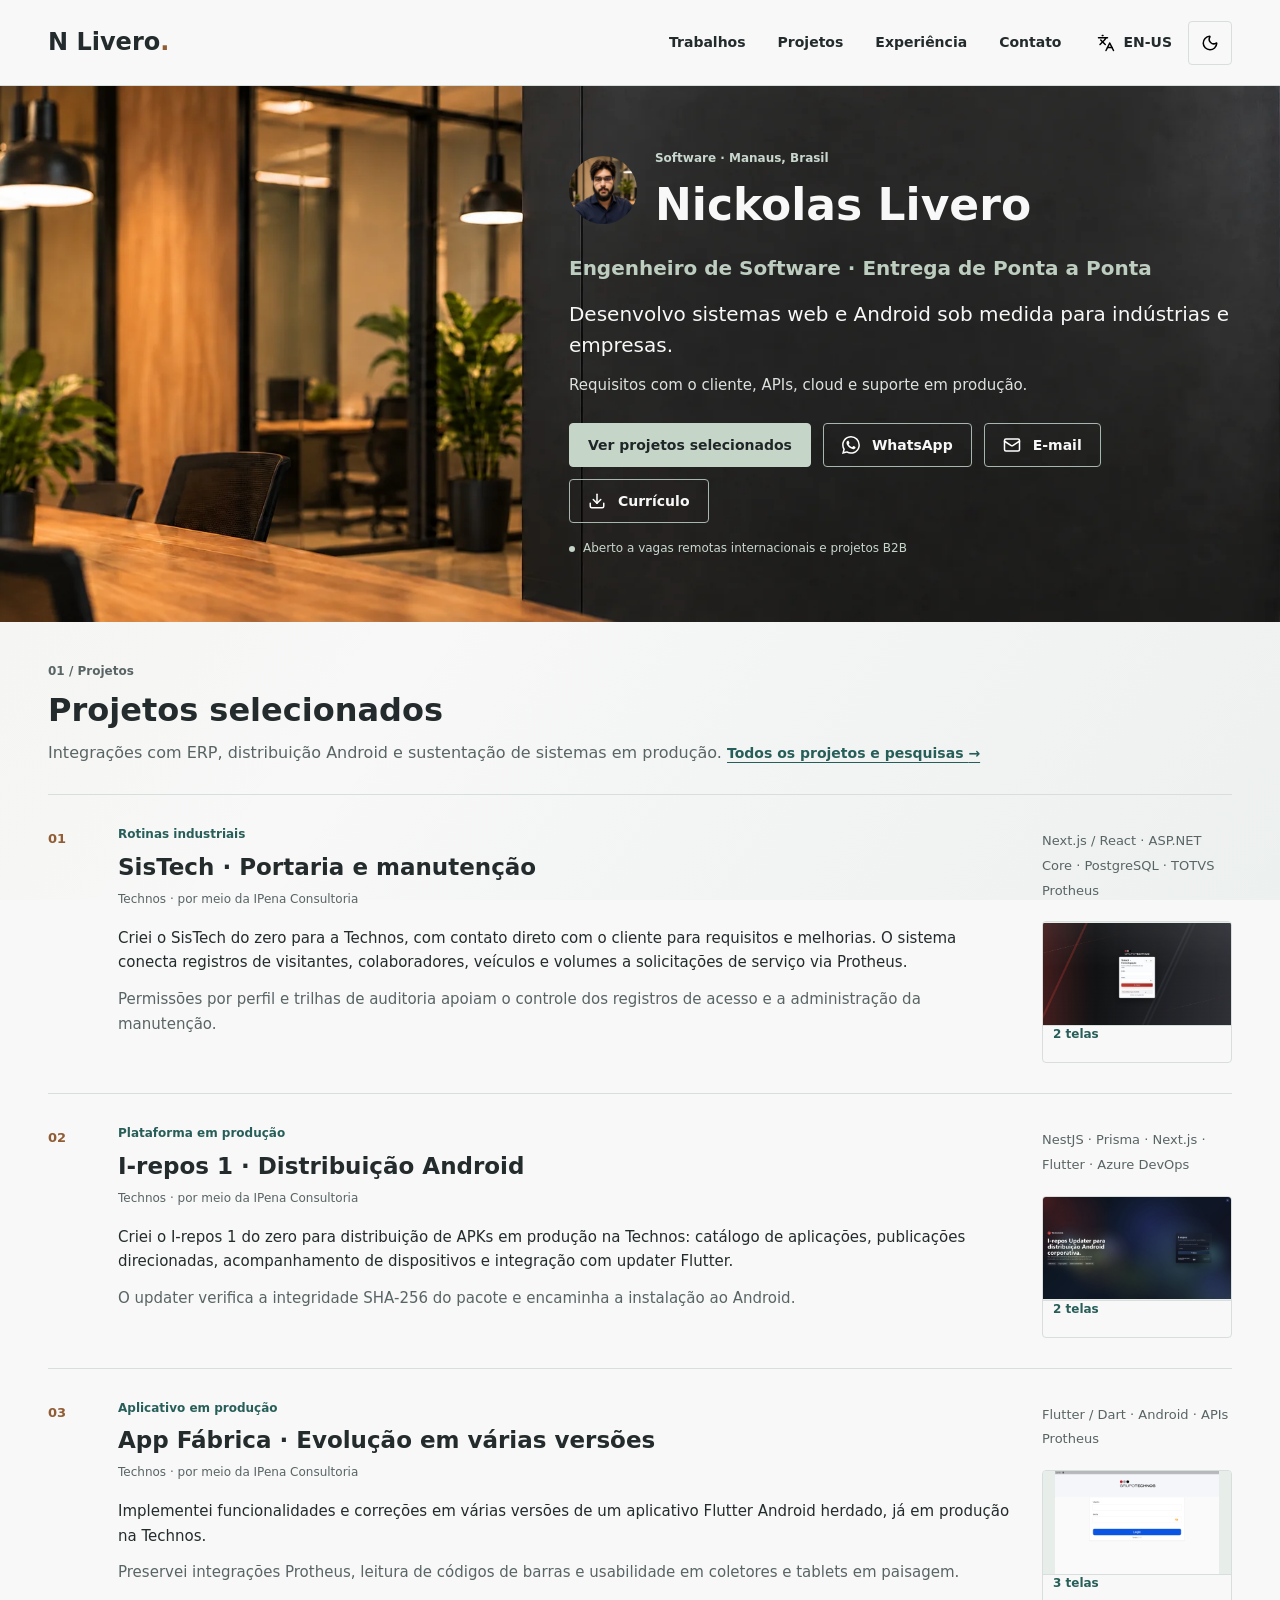
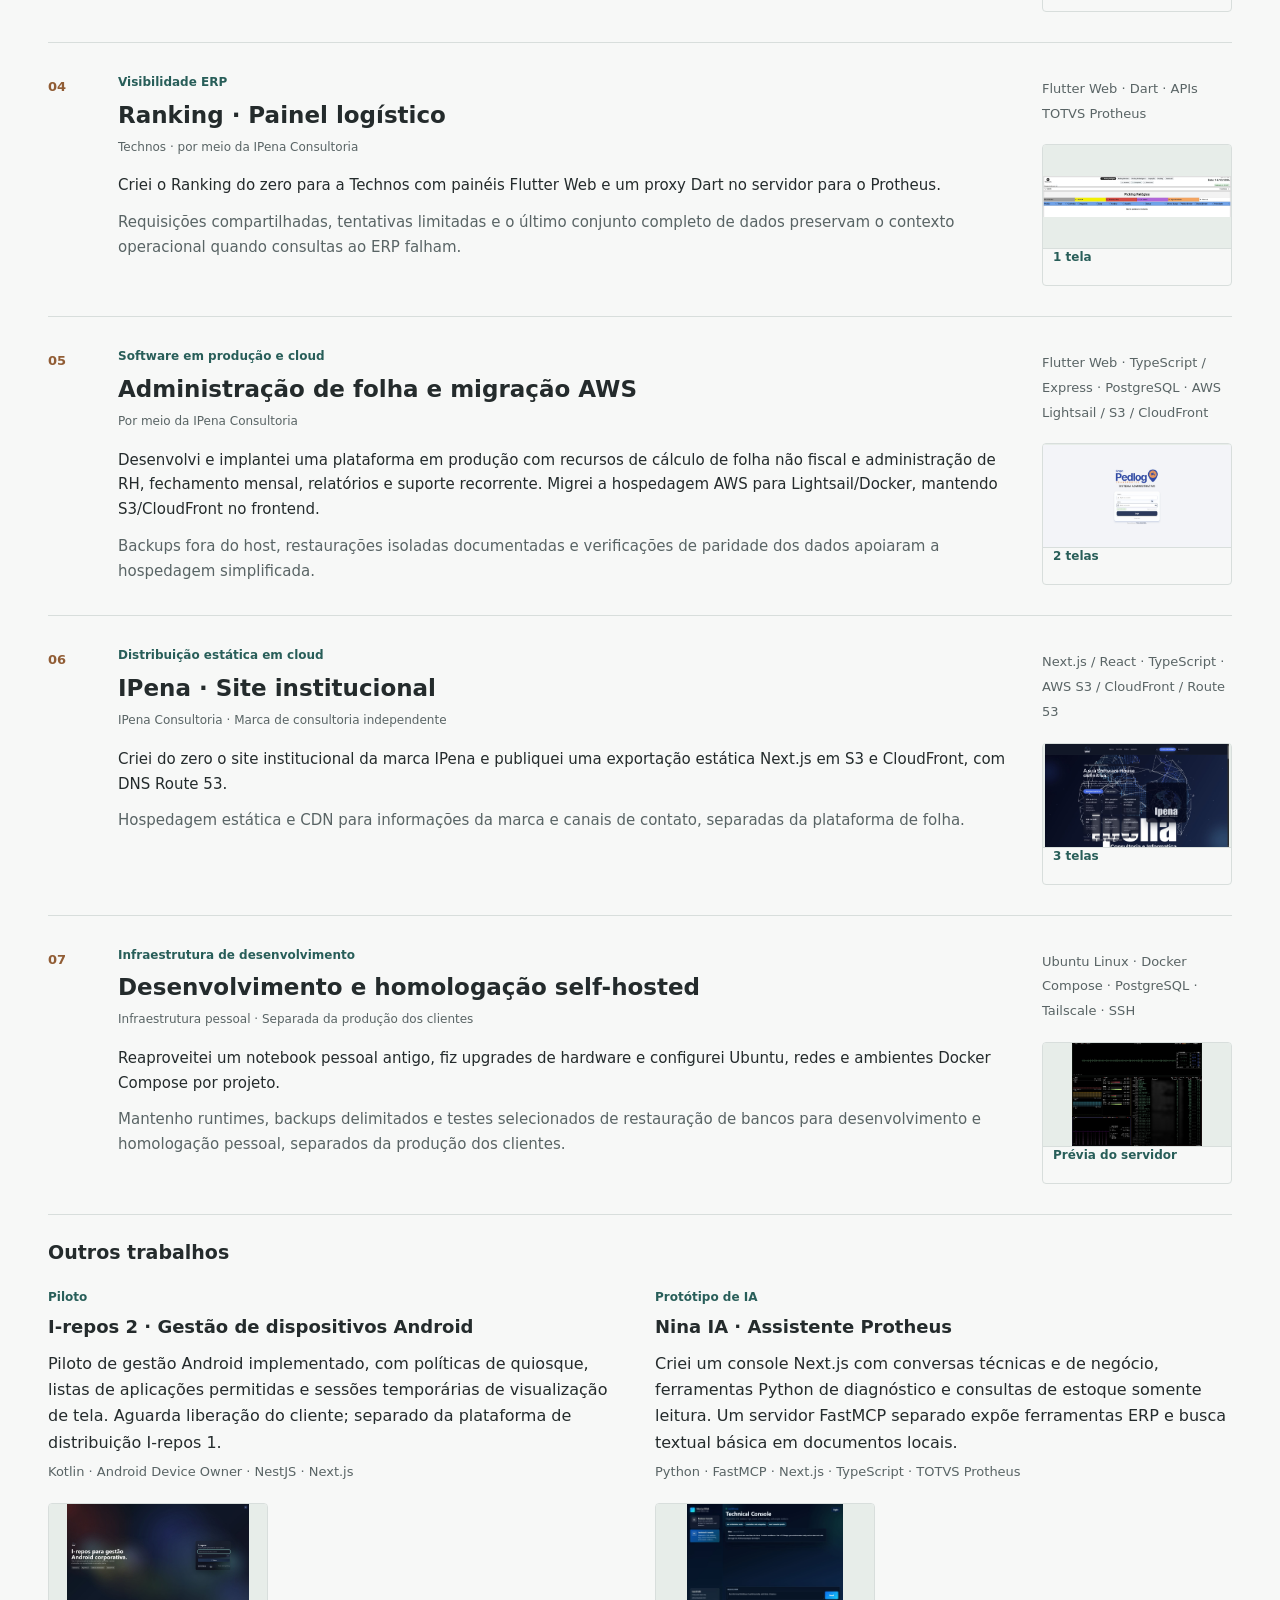
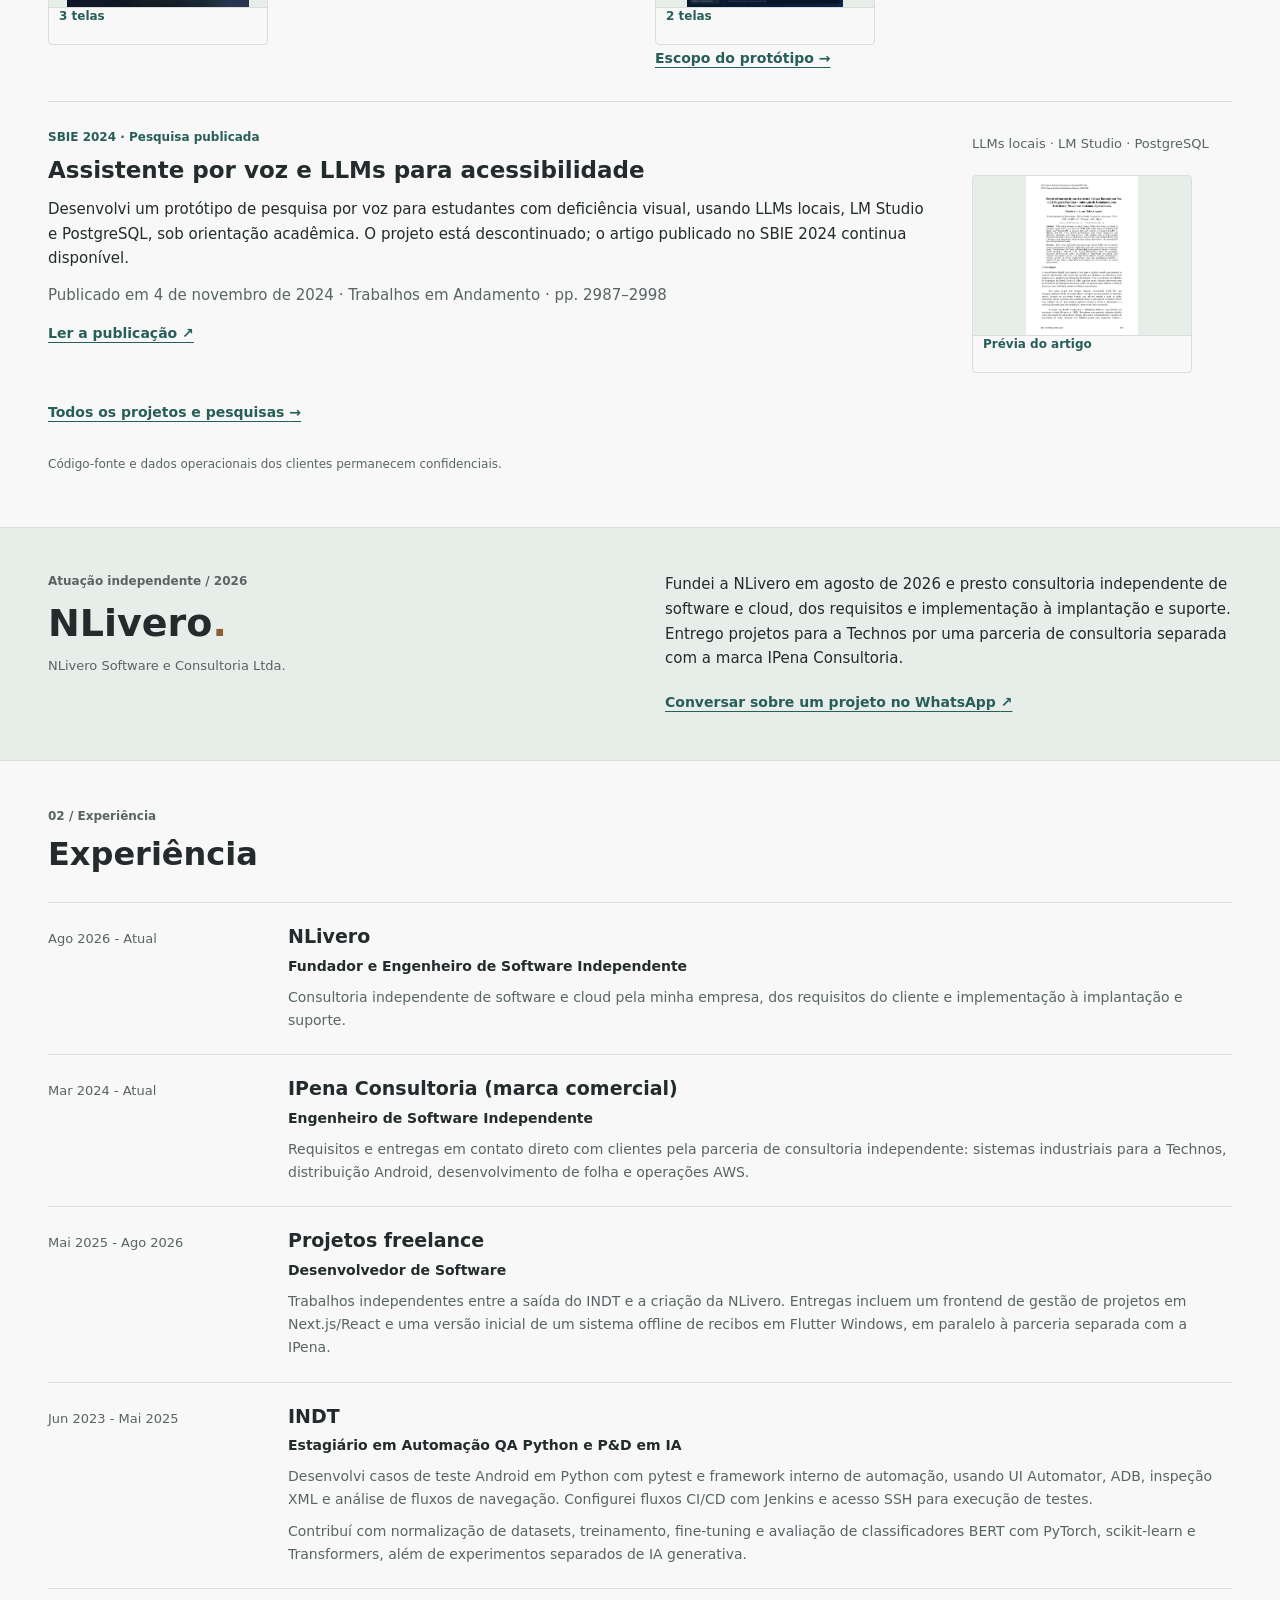
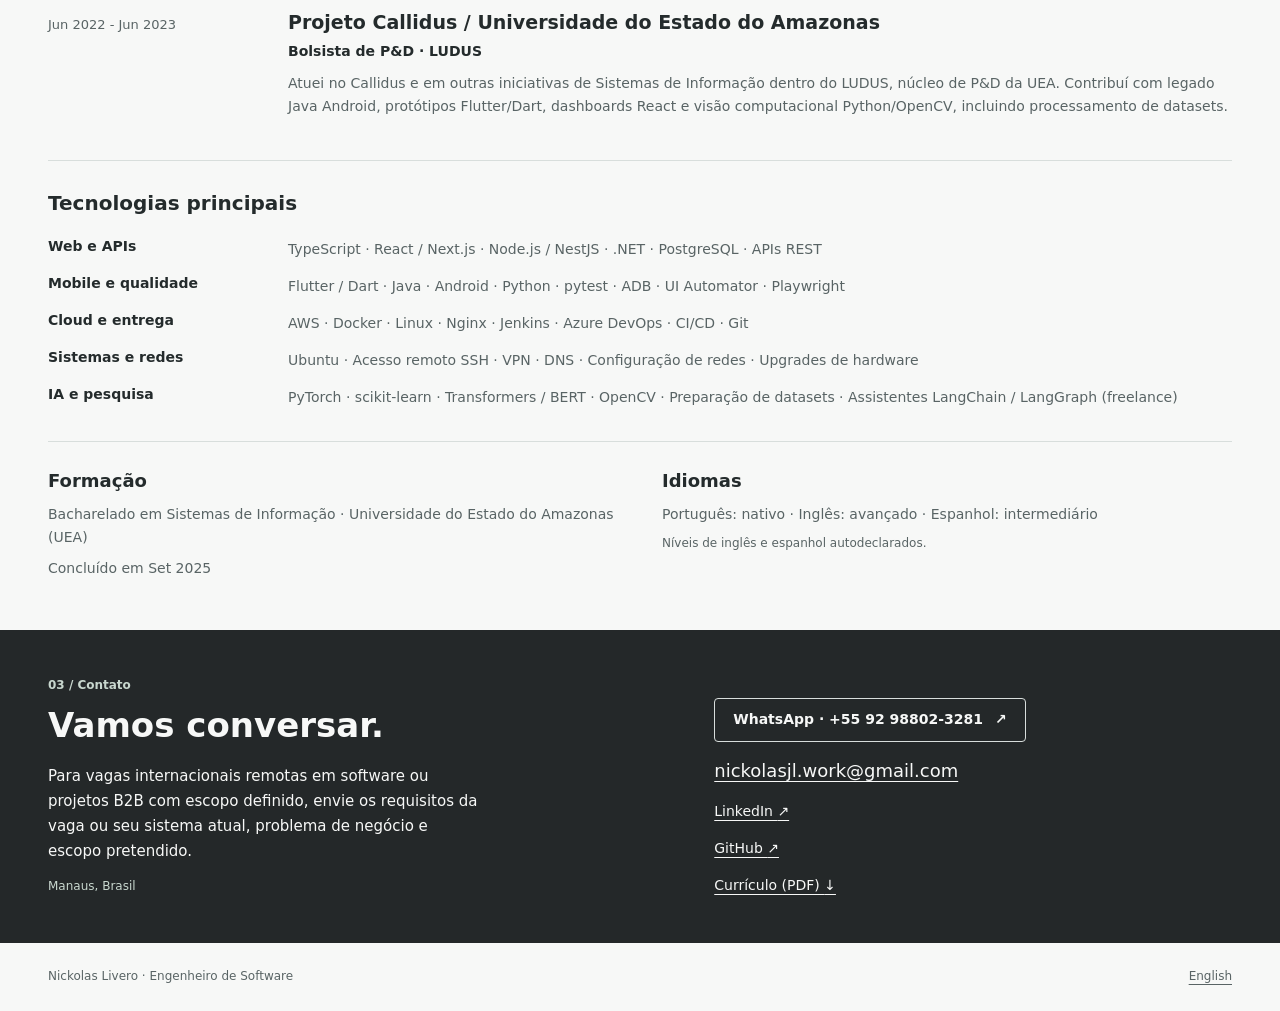
<file: pt-br.html>
<!doctype html>
<html lang="pt-BR">
<head>
  <meta charset="utf-8">
  <meta name="viewport" content="width=device-width, initial-scale=1">
  <title>Nickolas Livero | Engenheiro de Software &amp; Fundador da NLivero</title>
  <meta name="description" content="Software sob medida para operações industriais e empresariais na web e no Android. Requisitos, integrações ERP, AWS e suporte em produção. Manaus, Brasil.">
  <meta name="theme-color" content="#f7f8f7">
  <link rel="canonical" href="https://nickolaslivero.github.io/pt-br.html">
  <link rel="alternate" hreflang="en" href="https://nickolaslivero.github.io/">
  <link rel="alternate" hreflang="pt-BR" href="https://nickolaslivero.github.io/pt-br.html">
  <link rel="alternate" hreflang="x-default" href="https://nickolaslivero.github.io/">
  <meta property="og:type" content="website">
  <meta property="og:locale" content="pt_BR">
  <meta property="og:url" content="https://nickolaslivero.github.io/pt-br.html">
  <meta property="og:title" content="Nickolas Livero | Engenheiro de Software &amp; Fundador da NLivero">
  <meta property="og:description" content="Software sob medida para operações industriais e empresariais na web e no Android. Requisitos, integrações ERP, AWS e suporte em produção. Manaus, Brasil.">
  <meta property="og:image" content="https://nickolaslivero.github.io/assets/nickolas-livero-linkedin.jpeg">
  <meta name="twitter:card" content="summary">
  <meta name="twitter:title" content="Nickolas Livero | Engenheiro de Software &amp; Fundador da NLivero">
  <meta name="twitter:description" content="Software sob medida para operações industriais e empresariais na web e no Android. Requisitos, integrações ERP, AWS e suporte em produção. Manaus, Brasil.">
  <meta name="twitter:image" content="https://nickolaslivero.github.io/assets/nickolas-livero-linkedin.jpeg">
  <link rel="icon" href="assets/favicon-32.png" sizes="32x32">
  <link rel="apple-touch-icon" href="assets/apple-touch-icon.png">
  <link rel="manifest" href="site.webmanifest">
  <link rel="stylesheet" href="assets/site.css?v=20261015">
  <script src="assets/site.js?v=20261015" defer></script>
  <script src="assets/gallery.js?v=20261014" defer></script>
  <script type="application/ld+json">{"@context":"https://schema.org","@type":"Person","name":"Nickolas J. S. Livero","url":"https://nickolaslivero.github.io/","jobTitle":"Software Engineer","image":"https://nickolaslivero.github.io/assets/nickolas-livero-linkedin.jpeg","sameAs":["https://github.com/nickolaslivero","https://www.linkedin.com/in/nickolaslivero/"]}</script>
</head>
<body>
  <a class="skip-link" href="#main">Ir para o conteúdo</a>
  <header class="site-header wrap">
    <a class="brand" href="pt-br.html" aria-label="Nickolas Livero">N Livero<span>.</span></a>
    <nav aria-label="Navegação principal">
      <a href="#work">Trabalhos</a>
      <a href="projetos.html">Projetos</a>
      <a href="#experience">Experiência</a>
      <a href="#contact">Contato</a>
    </nav>
    <div class="header-tools">
      <a class="language" href="index.html" lang="en" aria-label="EN-US: Read in English" title="Read in English"><img class="icon" src="assets/icons/languages.svg" width="18" height="18" alt="">EN-US</a>
      <button id="theme-toggle" class="icon-button theme-control" type="button" hidden aria-label="Tema escuro" aria-pressed="false" data-dark-label="Ativar tema escuro" data-light-label="Ativar tema claro" title="Ativar tema escuro"><img class="icon theme-moon" src="assets/icons/moon.svg" width="18" height="18" alt=""><img class="icon theme-sun" src="assets/icons/sun.svg" width="18" height="18" alt=""></button>
    </div>
  </header>
  <main id="main" tabindex="-1">
    <section class="intro" aria-labelledby="name">
      <div class="hero-content wrap">
        <div class="hero-copy">
          <div class="identity">
            <img class="portrait" src="assets/nickolas-livero-linkedin.jpeg" width="88" height="88" alt="Nickolas Livero">
            <div><p class="eyebrow">Software · Manaus, Brasil</p><h1 id="name">Nickolas Livero</h1></div>
          </div>
          <h2 class="role">Engenheiro de Software · Entrega de Ponta a Ponta</h2>
          <p class="lead">Desenvolvo sistemas web e Android sob medida para indústrias e empresas.</p>
          <p class="intro-detail">Requisitos com o cliente, APIs, cloud e suporte em produção.</p>
          <div class="intro-actions">
            <a class="button primary" href="#work">Ver projetos selecionados</a>
            <a class="button" href="https://wa.me/5592988023281" target="_blank" rel="noopener noreferrer" aria-label="Conversar com Nickolas no WhatsApp"><img class="button-icon" src="assets/icons/whatsapp.svg" width="18" height="18" alt="">WhatsApp</a>
            <a class="button" href="mailto:nickolasjl.work@gmail.com" aria-label="Enviar e-mail para Nickolas"><img class="button-icon" src="assets/icons/mail.svg" width="18" height="18" alt="">E-mail</a>
            <a class="button" href="cv-pt.pdf" download aria-label="Baixar currículo em português"><img class="button-icon" src="assets/icons/download.svg" width="18" height="18" alt="">Currículo</a>
            <p class="availability"><span aria-hidden="true"></span>Aberto a vagas remotas internacionais e projetos B2B</p>
          </div>
        </div>
      </div>
    </section>
    <section class="work wrap" id="work" aria-labelledby="work-heading">
      <div class="section-heading"><p class="eyebrow">01 / Projetos</p><h2 id="work-heading">Projetos selecionados</h2><p>Integrações com ERP, distribuição Android e sustentação de sistemas em produção. <a class="text-link" href="projetos.html">Todos os projetos e pesquisas <span aria-hidden="true">→</span></a></p></div>
      <article class="case">
        <div class="case-number" aria-hidden="true">01</div>
        <div class="case-body">
          <p class="case-kind">Rotinas industriais</p>
          <h3>SisTech · Portaria e manutenção</h3>
          <p class="attribution">Technos · por meio da IPena Consultoria</p>
          <p>Criei o SisTech do zero para a Technos, com contato direto com o cliente para requisitos e melhorias. O sistema conecta registros de visitantes, colaboradores, veículos e volumes a solicitações de serviço via Protheus.</p>
          <p class="outcome">Permissões por perfil e trilhas de auditoria apoiam o controle dos registros de acesso e a administração da manutenção.</p>
        </div>
        <div class="case-tools">
          <p class="case-stack">Next.js / React · ASP.NET Core · PostgreSQL · TOTVS Protheus</p>
          <div class="project-gallery" data-gallery-title="SisTech · Portaria e manutenção">
            <button type="button" class="gallery-trigger" hidden aria-label="Ver 2 telas do SisTech" aria-haspopup="dialog" aria-controls="project-gallery-dialog">
              <img class="project-preview-image" src="assets/previews/gatehouse-login.jpg" width="2304" height="1250" loading="lazy" alt="Login do SisTech em homologação pessoal">
              <span>2 telas</span>
            </button>
            <ul class="gallery-links">
              <li><a href="assets/previews/gatehouse-login.jpg" data-caption="Login do SisTech · Homologação pessoal (HML), não são métricas de produção">Login do SisTech (HML)</a></li>
              <li><a href="assets/previews/gatehouse-overview.jpg" data-caption="Visão geral da portaria · Homologação pessoal (HML), não são métricas de produção">Visão geral da portaria (HML)</a></li>
            </ul>
          </div>
        </div>
      </article>
      <article class="case">
        <div class="case-number" aria-hidden="true">02</div>
        <div class="case-body">
          <p class="case-kind">Plataforma em produção</p>
          <h3>I-repos 1 · Distribuição Android</h3>
          <p class="attribution">Technos · por meio da IPena Consultoria</p>
          <p>Criei o I-repos 1 do zero para distribuição de APKs em produção na Technos: catálogo de aplicações, publicações direcionadas, acompanhamento de dispositivos e integração com updater Flutter.</p>
          <p class="outcome">O updater verifica a integridade SHA-256 do pacote e encaminha a instalação ao Android.</p>
        </div>
        <div class="case-tools">
          <p class="case-stack">NestJS · Prisma · Next.js · Flutter · Azure DevOps</p>
          <div class="project-gallery" data-gallery-title="I-repos 1 · Distribuição Android">
            <button type="button" class="gallery-trigger" hidden aria-label="Ver 2 telas do I-repos 1" aria-haspopup="dialog" aria-controls="project-gallery-dialog">
              <img class="project-preview-image" src="assets/previews/android-distribution-login.jpg" width="2304" height="1250" loading="lazy" alt="Login do I-repos 1 em homologação pessoal">
              <span>2 telas</span>
            </button>
            <ul class="gallery-links">
              <li><a href="assets/previews/android-distribution-login.jpg" data-caption="Login do I-repos 1 · Homologação pessoal (HML), não são métricas de produção">Login do I-repos 1 (HML)</a></li>
              <li><a href="assets/previews/android-distribution-overview.jpg" data-caption="Visão geral da distribuição · Homologação pessoal (HML), não são métricas de produção">Visão geral da distribuição (HML)</a></li>
            </ul>
          </div>
        </div>
      </article>
      <article class="case">
        <div class="case-number" aria-hidden="true">03</div>
        <div class="case-body">
          <p class="case-kind">Aplicativo em produção</p>
          <h3>App Fábrica · Evolução em várias versões</h3>
          <p class="attribution">Technos · por meio da IPena Consultoria</p>
          <p>Implementei funcionalidades e correções em várias versões de um aplicativo Flutter Android herdado, já em produção na Technos.</p>
          <p class="outcome">Preservei integrações Protheus, leitura de códigos de barras e usabilidade em coletores e tablets em paisagem.</p>
        </div>
        <div class="case-tools">
          <p class="case-stack">Flutter / Dart · Android · APIs Protheus</p>
          <div class="project-gallery" data-gallery-title="App Fábrica · Android">
            <button type="button" class="gallery-trigger" hidden aria-label="Ver 3 telas do App Fábrica" aria-haspopup="dialog" aria-controls="project-gallery-dialog">
              <img class="project-preview-image" src="assets/previews/factory-app-login.png" width="1920" height="1200" loading="lazy" alt="Login da candidata do App Fábrica no emulador Android">
              <span>3 telas</span>
            </button>
            <ul class="gallery-links">
              <li><a href="assets/previews/factory-app-login.png" data-caption="Login do App Fábrica · Candidata 2.4.2 no emulador">Login do aplicativo (candidata, emulador)</a></li>
              <li><a href="assets/previews/factory-app-menu.png" data-caption="Candidata 2.4.2 · Menu no emulador, cabeçalho da conta recortado; sem aceite de produção">Menu de rotinas (candidata, emulador)</a></li>
              <li><a href="assets/previews/factory-app-wms-menu.png" data-caption="Candidata 2.4.2 · Menu WMS no emulador, cabeçalho da conta recortado; sem executar transações no ERP">Menu WMS (candidata, emulador)</a></li>
            </ul>
          </div>
        </div>
      </article>
      <article class="case">
        <div class="case-number" aria-hidden="true">04</div>
        <div class="case-body">
          <p class="case-kind">Visibilidade ERP</p>
          <h3>Ranking · Painel logístico</h3>
          <p class="attribution">Technos · por meio da IPena Consultoria</p>
          <p>Criei o Ranking do zero para a Technos com painéis Flutter Web e um proxy Dart no servidor para o Protheus.</p>
          <p class="outcome">Requisições compartilhadas, tentativas limitadas e o último conjunto completo de dados preservam o contexto operacional quando consultas ao ERP falham.</p>
        </div>
        <div class="case-tools">
          <p class="case-stack">Flutter Web · Dart · APIs TOTVS Protheus</p>
          <div class="project-gallery" data-gallery-title="Ranking · Painel logístico">
            <button type="button" class="gallery-trigger" hidden aria-label="Ver 1 tela do Ranking" aria-haspopup="dialog" aria-controls="project-gallery-dialog">
              <img class="project-preview-image" src="assets/previews/logistics-dashboard.jpg" width="2304" height="500" loading="lazy" alt="Painel logístico Ranking sem pedidos exibidos">
              <span>1 tela</span>
            </button>
            <ul class="gallery-links">
              <li><a href="assets/previews/logistics-dashboard.jpg" data-caption="Homologação pessoal (HML) · Consulta filtrada sem pedidos para preservar dados; não são métricas de produção">Visão logística filtrada (HML)</a></li>
            </ul>
          </div>
        </div>
      </article>
      <article class="case">
        <div class="case-number" aria-hidden="true">05</div>
        <div class="case-body">
          <p class="case-kind">Software em produção e cloud</p>
          <h3>Administração de folha e migração AWS</h3>
          <p class="attribution">Por meio da IPena Consultoria</p>
          <p>Desenvolvi e implantei uma plataforma em produção com recursos de cálculo de folha não fiscal e administração de RH, fechamento mensal, relatórios e suporte recorrente. Migrei a hospedagem AWS para Lightsail/Docker, mantendo S3/CloudFront no frontend.</p>
          <p class="outcome">Backups fora do host, restaurações isoladas documentadas e verificações de paridade dos dados apoiaram a hospedagem simplificada.</p>
        </div>
        <div class="case-tools">
          <p class="case-stack">Flutter Web · TypeScript / Express · PostgreSQL · AWS Lightsail / S3 / CloudFront</p>
          <div class="project-gallery" data-gallery-title="ICheck · Administração de folha">
            <button type="button" class="gallery-trigger" hidden aria-label="Ver 2 telas do ICheck" aria-haspopup="dialog" aria-controls="project-gallery-dialog">
              <img class="project-preview-image" src="assets/previews/payroll-login.jpg" width="2304" height="1250" loading="lazy" alt="Login do ICheck em homologação com campos de credenciais vazios">
              <span>2 telas</span>
            </button>
            <ul class="gallery-links">
              <li><a href="assets/previews/payroll-login.jpg" data-caption="Login ICheck · HML, campos de credenciais vazios">Login da folha (HML)</a></li>
              <li><a href="assets/previews/payroll-dashboard.jpg" data-caption="Dashboard ICheck · Base de teste em HML">Dashboard de folha (dados de teste)</a></li>
            </ul>
          </div>
        </div>
      </article>
      <article class="case">
        <div class="case-number" aria-hidden="true">06</div>
        <div class="case-body">
          <p class="case-kind">Distribuição estática em cloud</p>
          <h3>IPena · Site institucional</h3>
          <p class="attribution">IPena Consultoria · Marca de consultoria independente</p>
          <p>Criei do zero o site institucional da marca IPena e publiquei uma exportação estática Next.js em S3 e CloudFront, com DNS Route 53.</p>
          <p class="outcome">Hospedagem estática e CDN para informações da marca e canais de contato, separadas da plataforma de folha.</p>
        </div>
        <div class="case-tools">
          <p class="case-stack">Next.js / React · TypeScript · AWS S3 / CloudFront / Route 53</p>
          <div class="project-gallery" data-gallery-title="IPena · Site institucional">
            <button type="button" class="gallery-trigger" hidden aria-label="Ver 3 telas do site IPena" aria-haspopup="dialog" aria-controls="project-gallery-dialog">
              <img class="project-preview-image" src="assets/previews/ipena-website-hero.jpg" width="1905" height="1072" loading="lazy" alt="Página inicial pública e hero do site institucional IPena">
              <span>3 telas</span>
            </button>
            <ul class="gallery-links">
              <li><a href="assets/previews/ipena-website-hero.jpg" data-caption="Site institucional IPena · Página inicial pública e apresentação da marca">Página inicial (pública)</a></li>
              <li><a href="assets/previews/ipena-website-services.jpg" data-caption="Site institucional da marca IPena · Seção pública de serviços">Serviços do site (público)</a></li>
              <li><a href="assets/previews/ipena-website-about.jpg" data-caption="Site institucional IPena · Página Sobre pública e conteúdo da marca">Sobre a IPena (público)</a></li>
            </ul>
          </div>
        </div>
      </article>
      <article class="case">
        <div class="case-number" aria-hidden="true">07</div>
        <div class="case-body">
          <p class="case-kind">Infraestrutura de desenvolvimento</p>
          <h3>Desenvolvimento e homologação self-hosted</h3>
          <p class="attribution">Infraestrutura pessoal · Separada da produção dos clientes</p>
          <p>Reaproveitei um notebook pessoal antigo, fiz upgrades de hardware e configurei Ubuntu, redes e ambientes Docker Compose por projeto.</p>
          <p class="outcome">Mantenho runtimes, backups delimitados e testes selecionados de restauração de bancos para desenvolvimento e homologação pessoal, separados da produção dos clientes.</p>
        </div>
        <div class="case-tools">
          <p class="case-stack">Ubuntu Linux · Docker Compose · PostgreSQL · Tailscale · SSH</p>
          <div class="project-gallery" data-gallery-title="Self-hosted · Monitoramento do servidor">
            <button type="button" class="gallery-trigger" hidden aria-label="Prévia do servidor: btop no ambiente pessoal de desenvolvimento" aria-haspopup="dialog" aria-controls="project-gallery-dialog">
              <img class="project-preview-image" src="assets/previews/self-hosted-btop.png" width="1680" height="1329" loading="lazy" alt="Captura real do btop com uso de CPU, memória e disco do servidor pessoal; textos sensíveis borrados">
              <span>Prévia do servidor</span>
            </button>
            <ul class="gallery-links">
              <li><a href="assets/previews/self-hosted-btop.png" data-caption="Captura real do btop · Servidor pessoal de desenvolvimento e homologação; textos sensíveis borrados">Monitoramento do servidor (btop)</a></li>
            </ul>
          </div>
        </div>
      </article>
      <div class="more-work"><h3>Outros trabalhos</h3>
        <div class="work-grid">
          <article>
            <p class="case-kind">Piloto</p>
            <h4>I-repos 2 · Gestão de dispositivos Android</h4>
            <p>Piloto de gestão Android implementado, com políticas de quiosque, listas de aplicações permitidas e sessões temporárias de visualização de tela. Aguarda liberação do cliente; separado da plataforma de distribuição I-repos 1.</p>
            <div class="case-tools">
              <p class="case-stack">Kotlin · Android Device Owner · NestJS · Next.js</p>
              <div class="project-gallery" data-gallery-title="I-repos 2 · Piloto de gestão de dispositivos">
                <button type="button" class="gallery-trigger" hidden aria-label="Ver 3 telas do piloto I-repos 2" aria-haspopup="dialog" aria-controls="project-gallery-dialog">
                  <img class="project-preview-image" src="assets/previews/android-management-login.jpg" width="2304" height="1306" loading="lazy" alt="Login do piloto de gestão de dispositivos I-repos 2 em homologação pessoal">
                  <span>3 telas</span>
                </button>
                <ul class="gallery-links">
                  <li><a href="assets/previews/android-management-login.jpg" data-caption="Login do piloto I-repos 2 · Homologação pessoal (HML), não são métricas de produção">Login do piloto (HML)</a></li>
                  <li><a href="assets/previews/android-management-pilot.jpg" data-caption="Piloto de gestão de dispositivos · Homologação pessoal (HML), não são métricas de produção">Piloto de gestão de dispositivos (HML)</a></li>
                  <li><a href="assets/previews/android-management-handheld.png" data-caption="Piloto I-repos 2 · Launcher no coletor Android físico com aplicações permitidas">Launcher no coletor físico (piloto)</a></li>
                </ul>
              </div>
            </div>
          </article>
          <article>
            <p class="case-kind">Protótipo de IA</p>
            <h4>Nina IA · Assistente Protheus</h4>
            <p>Criei um console Next.js com conversas técnicas e de negócio, ferramentas Python de diagnóstico e consultas de estoque somente leitura. Um servidor FastMCP separado expõe ferramentas ERP e busca textual básica em documentos locais.</p>
            <div class="case-tools">
              <p class="case-stack">Python · FastMCP · Next.js · TypeScript · TOTVS Protheus</p>
              <div class="project-gallery" data-gallery-title="Nina IA · Protótipo de assistente Protheus">
                <button type="button" class="gallery-trigger" hidden aria-label="Ver 2 telas do protótipo Nina IA" aria-haspopup="dialog" aria-controls="project-gallery-dialog">
                  <img class="project-preview-image" src="assets/previews/nina-technical-console.jpg" width="1366" height="900" loading="lazy" alt="Interface histórica do console técnico Nina IA, sem registros de clientes">
                  <span>2 telas</span>
                </button>
                <ul class="gallery-links">
                  <li><a href="assets/previews/nina-technical-console.jpg" data-caption="Protótipo Nina IA · Interface arquivada; não comprova execução de ferramentas ou acesso à produção">Console técnico (protótipo)</a></li>
                  <li><a href="assets/previews/nina-mobile-console.jpg" data-caption="Protótipo Nina IA · Interface mobile arquivada; não comprova execução de ferramentas ou acesso à produção">Console mobile (protótipo)</a></li>
                </ul>
              </div>
            </div>
            <a class="text-link" href="projetos.html#erp-assistance">Escopo do protótipo <span aria-hidden="true">→</span></a>
          </article>
        </div>
      </div>
      <div class="research-highlight" aria-labelledby="research-heading">
        <div>
          <p class="case-kind">SBIE 2024 · Pesquisa publicada</p>
          <h3 id="research-heading">Assistente por voz e LLMs para acessibilidade</h3>
          <p>Desenvolvi um protótipo de pesquisa por voz para estudantes com deficiência visual, usando LLMs locais, LM Studio e PostgreSQL, sob orientação acadêmica. O projeto está descontinuado; o artigo publicado no SBIE 2024 continua disponível.</p>
          <p class="research-meta">Publicado em <time datetime="2024-11-04">4 de novembro de 2024</time> · Trabalhos em Andamento · pp. 2987–2998</p>
          <a class="text-link" href="https://sol.sbc.org.br/index.php/sbie/article/view/31461">Ler a publicação <span aria-hidden="true">↗</span></a>
        </div>
        <div class="case-tools">
          <p class="case-stack">LLMs locais · LM Studio · PostgreSQL</p>
          <div class="project-gallery" data-gallery-title="SBIE 2024 · Artigo publicado">
            <button type="button" class="gallery-trigger" hidden aria-label="Prévia do artigo: primeira página do SBIE" aria-haspopup="dialog" aria-controls="project-gallery-dialog">
              <img class="project-preview-image" src="assets/previews/sbie-paper-first-page.jpg" width="1133" height="1600" loading="lazy" alt="Primeira página do artigo publicado no SBIE 2024, com título e créditos originais">
              <span>Prévia do artigo</span>
            </button>
            <ul class="gallery-links">
              <li><a href="assets/previews/sbie-paper-first-page.jpg" data-caption="Artigo SBIE 2024 · Primeira página renderizada do PDF oficial, com créditos originais preservados">Primeira página do artigo</a></li>
            </ul>
          </div>
        </div>
      </div>
      <p class="collection-link"><a class="text-link" href="projetos.html">Todos os projetos e pesquisas <span aria-hidden="true">→</span></a></p>
      <p class="confidential">Código-fonte e dados operacionais dos clientes permanecem confidenciais.</p>
    </section>
    <section class="company-band" aria-labelledby="company-heading">
      <div class="company wrap"><div><p class="eyebrow">Atuação independente / <time datetime="2026-08">2026</time></p><h2 id="company-heading">NLivero<span>.</span></h2><p class="company-legal">NLivero Software e Consultoria Ltda.</p></div><div><p>Fundei a NLivero em agosto de 2026 e presto consultoria independente de software e cloud, dos requisitos e implementação à implantação e suporte. Entrego projetos para a Technos por uma parceria de consultoria separada com a marca IPena Consultoria.</p><a class="text-link" href="https://wa.me/5592988023281" target="_blank" rel="noopener noreferrer">Conversar sobre um projeto no WhatsApp <span aria-hidden="true">↗</span></a></div></div>
    </section>
    <section class="experience wrap" id="experience" aria-labelledby="experience-heading">
      <div class="section-heading"><p class="eyebrow">02 / Experiência</p><h2 id="experience-heading">Experiência</h2></div>
      <ol class="timeline">
        <li><time datetime="2026-08">Ago 2026 - Atual</time><div><h3>NLivero</h3><p class="position">Fundador e Engenheiro de Software Independente</p><p>Consultoria independente de software e cloud pela minha empresa, dos requisitos do cliente e implementação à implantação e suporte.</p></div></li>
        <li><time datetime="2024-03">Mar 2024 - Atual</time><div><h3>IPena Consultoria (marca comercial)</h3><p class="position">Engenheiro de Software Independente</p><p>Requisitos e entregas em contato direto com clientes pela parceria de consultoria independente: sistemas industriais para a Technos, distribuição Android, desenvolvimento de folha e operações AWS.</p></div></li>
        <li><div class="timeline-period"><time datetime="2025-05">Mai 2025</time> - <time datetime="2026-08">Ago 2026</time></div><div><h3>Projetos freelance</h3><p class="position">Desenvolvedor de Software</p><p>Trabalhos independentes entre a saída do INDT e a criação da NLivero. Entregas incluem um frontend de gestão de projetos em Next.js/React e uma versão inicial de um sistema offline de recibos em Flutter Windows, em paralelo à parceria separada com a IPena.</p></div></li>
        <li><time datetime="2023-06">Jun 2023 - Mai 2025</time><div><h3>INDT</h3><p class="position">Estagiário em Automação QA Python e P&amp;D em IA</p><p>Desenvolvi casos de teste Android em Python com pytest e framework interno de automação, usando UI Automator, ADB, inspeção XML e análise de fluxos de navegação. Configurei fluxos CI/CD com Jenkins e acesso SSH para execução de testes.</p><p>Contribuí com normalização de datasets, treinamento, fine-tuning e avaliação de classificadores BERT com PyTorch, scikit-learn e Transformers, além de experimentos separados de IA generativa.</p></div></li>
        <li><time datetime="2022-06">Jun 2022 - Jun 2023</time><div><h3>Projeto Callidus / Universidade do Estado do Amazonas</h3><p class="position">Bolsista de P&amp;D · LUDUS</p><p>Atuei no Callidus e em outras iniciativas de Sistemas de Informação dentro do LUDUS, núcleo de P&amp;D da UEA. Contribuí com legado Java Android, protótipos Flutter/Dart, dashboards React e visão computacional Python/OpenCV, incluindo processamento de datasets.</p></div></li>
      </ol>
      <div class="toolkit"><h3>Tecnologias principais</h3><div><h4>Web e APIs</h4><p>TypeScript · React / Next.js · Node.js / NestJS · .NET · PostgreSQL · APIs REST</p></div><div><h4>Mobile e qualidade</h4><p>Flutter / Dart · Java · Android · Python · pytest · ADB · UI Automator · Playwright</p></div><div><h4>Cloud e entrega</h4><p>AWS · Docker · Linux · Nginx · Jenkins · Azure DevOps · CI/CD · Git</p></div><div><h4>Sistemas e redes</h4><p>Ubuntu · Acesso remoto SSH · VPN · DNS · Configuração de redes · Upgrades de hardware</p></div><div><h4>IA e pesquisa</h4><p>PyTorch · scikit-learn · Transformers / BERT · OpenCV · Preparação de datasets · Assistentes LangChain / LangGraph (freelance)</p></div></div>
      <div class="background"><div><h3>Formação</h3><p>Bacharelado em Sistemas de Informação · Universidade do Estado do Amazonas (UEA)</p><p><time datetime="2025-09">Concluído em Set 2025</time></p></div><div><h3>Idiomas</h3><p>Português: nativo · Inglês: avançado · Espanhol: intermediário</p><p class="small">Níveis de inglês e espanhol autodeclarados.</p></div></div>
    </section>
    <section class="contact-band" id="contact" aria-labelledby="contact-heading">
      <div class="wrap contact"><div><p class="eyebrow">03 / Contato</p><h2 id="contact-heading">Vamos conversar.</h2><p>Para vagas internacionais remotas em software ou projetos B2B com escopo definido, envie os requisitos da vaga ou seu sistema atual, problema de negócio e escopo pretendido.</p><p class="small">Manaus, Brasil</p></div><div class="contact-links"><a class="button" href="https://wa.me/5592988023281" target="_blank" rel="noopener noreferrer">WhatsApp · +55 92 98802-3281 <span aria-hidden="true">↗</span></a><a class="email-link" href="mailto:nickolasjl.work@gmail.com">nickolasjl.work@gmail.com</a><a href="https://www.linkedin.com/in/nickolaslivero/">LinkedIn <span aria-hidden="true">↗</span></a><a href="https://github.com/nickolaslivero">GitHub <span aria-hidden="true">↗</span></a><a href="cv-pt.pdf" download>Currículo (PDF) <span aria-hidden="true">↓</span></a></div></div>
    </section>
  </main>
  <dialog id="project-gallery-dialog" aria-labelledby="gallery-title">
    <header class="gallery-heading">
      <h2 id="gallery-title"></h2>
      <div class="gallery-controls">
        <a id="gallery-original" class="icon-button" target="_blank" rel="noopener" title="Abrir imagem em tamanho original" aria-label="Abrir imagem em tamanho original"><img class="icon" src="assets/icons/zoom-in.svg" width="20" height="20" alt=""></a>
        <button id="gallery-close" type="button" class="icon-button" title="Fechar galeria" aria-label="Fechar galeria"><img class="icon" src="assets/icons/x.svg" width="20" height="20" alt=""></button>
      </div>
    </header>
    <div class="gallery-stage">
      <img id="gallery-image" hidden alt="">
      <p id="gallery-error" hidden role="alert">Não foi possível carregar a imagem.</p>
    </div>
    <div class="gallery-footer">
      <p id="gallery-caption"></p>
      <div class="gallery-navigation">
        <button id="gallery-prev" type="button" class="icon-button" disabled title="Imagem anterior" aria-label="Imagem anterior"><img class="icon" src="assets/icons/chevron-left.svg" width="20" height="20" alt=""></button>
        <p id="gallery-count"></p>
        <button id="gallery-next" type="button" class="icon-button" disabled title="Próxima imagem" aria-label="Próxima imagem"><img class="icon" src="assets/icons/chevron-right.svg" width="20" height="20" alt=""></button>
      </div>
    </div>
    <p id="gallery-status" class="sr-only" role="status" aria-live="polite" aria-atomic="true"></p>
  </dialog>
  <footer class="wrap site-footer"><p>Nickolas Livero · Engenheiro de Software</p><a href="index.html" lang="en">English</a></footer>
</body>
</html>
</file>
<file: assets/site.css>
:root {
  color-scheme: light;
  --bg: #f7f8f7;
  --text: #242b2c;
  --muted: #596465;
  --rule: #d8dedc;
  --accent: #285e59;
  --accent-hover: #184540;
  --surface: #e7ede9;
  --brand: #915d35;
  --contact: #242829;
  --contact-text: #f7f8f7;
  --wash-warm: rgb(145 93 53 / 4%);
  --wash-green: rgb(40 94 89 / 5%);
  --header-height: 86px;
}
html[data-theme="dark"] {
  color-scheme: dark;
  --bg: #1b2021;
  --text: #f1f4f2;
  --muted: #b6c2be;
  --rule: #414b4b;
  --accent: #b2cec3;
  --accent-hover: #d5e5de;
  --surface: #293234;
  --brand: #ddb894;
  --wash-warm: rgb(173 119 76 / 6%);
  --wash-green: rgb(72 125 99 / 8%);
}
* { box-sizing: border-box; }
html { scroll-behavior: smooth; scroll-padding-top: calc(var(--header-height) + 16px); }
body { margin: 0; background: linear-gradient(125deg, var(--wash-warm), transparent 45%, var(--wash-green)), var(--bg); background-attachment: fixed; color: var(--text); font: 1rem/1.65 system-ui, -apple-system, "Segoe UI", sans-serif; letter-spacing: 0; }
a { color: var(--accent); text-underline-offset: 4px; }
a:hover { color: var(--accent-hover); }
a, button, input { -webkit-tap-highlight-color: transparent; }
:focus-visible { outline: 3px solid var(--brand); outline-offset: 5px; scroll-margin-top: calc(var(--header-height) + 16px); }
img { display: block; max-width: 100%; }
.sr-only { position: absolute; width: 1px; height: 1px; margin: -1px; padding: 0; overflow: hidden; clip-path: inset(50%); white-space: nowrap; border: 0; }
h1, h2, h3, h4, p { margin: 0; }
h1, h2, h3, h4 { line-height: 1.25; font-weight: 650; overflow-wrap: anywhere; }
h1 { font-size: 3rem; }
h2 { font-size: 2rem; }
h3 { font-size: 1.4375rem; }
h4 { font-size: 1.125rem; }
.wrap { max-width: 1280px; margin: 0 auto; padding-left: 48px; padding-right: 48px; }
.skip-link { position: fixed; top: 10px; left: 12px; z-index: 20; transform: translateY(-160%); background: var(--bg); padding: 8px; }
.skip-link:focus { transform: none; }
.site-header { position: sticky; top: 0; z-index: 10; min-height: 86px; display: flex; gap: 28px; align-items: center; justify-content: space-between; background: var(--bg); border-bottom: 1px solid var(--rule); }
.brand { font-size: 1.5rem; font-weight: 750; color: var(--text); text-decoration: none; white-space: nowrap; }
.brand span, .company h2 span { color: var(--brand); }
.site-header nav { display: flex; flex-wrap: wrap; gap: 24px; margin-left: auto; }
.site-header nav a, .language { display: inline-flex; align-items: center; justify-content: center; min-height: 44px; min-width: 44px; padding: 8px 4px; color: var(--text); text-decoration: none; font-size: 0.875rem; font-weight: 600; }
.site-header nav a:hover, .language:hover { text-decoration: underline; }
.language { gap: 8px; white-space: nowrap; }
.header-tools { display: flex; align-items: center; gap: 12px; }
.header-tools .icon { width: 18px; height: 18px; }
.theme-control .theme-sun { display: none; }
html[data-theme="dark"] .theme-control .theme-moon { display: none; }
html[data-theme="dark"] .theme-control .theme-sun { display: block; }
.intro { background: #242829 url("office-background.webp") center / cover no-repeat; color: #f7f8f7; }
.hero-content { display: flex; align-items: center; min-height: 536px; padding-top: 44px; padding-bottom: 44px; }
.hero-copy { width: 56%; margin-left: auto; }
.identity { display: flex; align-items: center; gap: 18px; margin-bottom: 24px; }
.identity > div { min-width: 0; }
.portrait { width: 68px; height: 68px; object-fit: cover; border-radius: 50%; flex: 0 0 68px; }
.eyebrow { font-size: 0.75rem; font-weight: 650; color: var(--muted); margin-bottom: 8px; }
.intro .eyebrow { color: #c8d7ce; }
.intro h1 { font-size: 2.75rem; }
.role { font-size: 1.25rem; margin-bottom: 18px; color: #bdcdbf; }
.lead { font-size: 1.25rem; line-height: 1.55; max-width: 800px; margin-bottom: 12px; }
.intro-detail { color: var(--muted); max-width: 790px; }
.intro .intro-detail { color: #dde2de; font-size: 0.9375rem; }
.intro-actions { display: flex; flex-wrap: wrap; align-items: center; gap: 12px; margin-top: 26px; }
.intro-actions .text-link { color: #f7f8f7; }
.button { display: inline-flex; min-height: 44px; align-items: center; gap: 12px; justify-content: center; border: 1px solid var(--rule); border-radius: 4px; padding: 8px 18px; text-decoration: none; font-size: 0.875rem; font-weight: 600; }
.button.primary { color: var(--bg); background: var(--accent); border-color: var(--accent); }
.button.primary:hover { background: var(--accent-hover); border-color: var(--accent-hover); }
.button-icon { width: 18px; height: 18px; flex: 0 0 18px; }
.intro .button-icon { filter: invert(1); }
.intro .button { color: #f7f8f7; border-color: #a7b7af; }
.intro .button:hover { background: #3a4744; }
.intro .button.primary { background: #c5d5c8; border-color: #c5d5c8; color: #202627; }
.intro .button.primary:hover { background: #e0e9e1; }
.intro :focus-visible { outline-color: #f5c795; }
.availability { display: flex; align-items: center; gap: 8px; font-size: 0.75rem; color: var(--muted); margin-left: 10px; }
.availability span { width: 6px; height: 6px; flex: 0 0 6px; background: var(--accent); border-radius: 50%; }
.intro .availability { color: #c8d7ce; margin-left: 0; flex-basis: 100%; margin-top: 4px; }
.intro .availability span { background: #c5d5c8; }
.section-heading { padding-bottom: 28px; }
.section-heading > p:last-child { margin-top: 10px; color: var(--muted); }
.work { padding-top: 40px; padding-bottom: 52px; }
.case { display: grid; grid-template-columns: 42px minmax(0, 1fr) 190px; column-gap: 28px; padding: 30px 0; border-top: 1px solid var(--rule); }
.case-number { color: var(--brand); font-size: 0.8125rem; font-weight: 650; padding-top: 3px; }
.case-kind { color: var(--accent); font-size: 0.75rem; font-weight: 600; margin-bottom: 8px; }
.case-body h3 { margin-bottom: 8px; }
.attribution { font-size: 0.75rem; color: var(--muted); margin-bottom: 16px; }
.case-body > p:not(.case-kind):not(.attribution) { font-size: 0.9375rem; }
.case-body .outcome { margin-top: 12px; color: var(--muted); }
.case-stack { font-size: 0.8125rem; color: var(--muted); padding-top: 4px; line-height: 1.9; }
.case-body, .case-tools, .case-stack, .intro-detail, .availability { min-width: 0; overflow-wrap: anywhere; }
.project-gallery { margin-top: 18px; }
.gallery-trigger { width: 100%; max-width: 220px; padding: 0; overflow: hidden; display: grid; grid-template-rows: 104px 36px; border: 1px solid var(--rule); border-radius: 4px; color: var(--accent); background: var(--bg); font: inherit; font-size: 0.75rem; font-weight: 600; line-height: 1.4; text-align: left; cursor: zoom-in; }
.gallery-trigger[hidden], .gallery-links[hidden], #gallery-image[hidden], #gallery-error[hidden] { display: none; }
.gallery-trigger:hover { border-color: var(--accent); }
.gallery-trigger img { width: 100%; height: 104px; object-fit: contain; object-position: center; background: var(--surface); border-bottom: 1px solid var(--rule); }
.gallery-trigger > span { display: flex; align-items: center; padding: 0 10px; }
.gallery-links { margin: 0; padding-left: 18px; font-size: 0.8125rem; }
.gallery-links li + li { margin-top: 6px; }
#project-gallery-dialog { width: min(1360px, calc(100% - 32px)); max-width: none; max-height: calc(100dvh - 32px); padding: 18px; border: 1px solid var(--rule); border-radius: 6px; background: var(--bg); color: var(--text); }
#project-gallery-dialog::backdrop { background: rgb(10 15 15 / 82%); }
.gallery-heading { display: flex; align-items: center; justify-content: space-between; gap: 20px; margin-bottom: 14px; }
.gallery-heading h2 { font-size: 1.125rem; }
.gallery-controls { display: flex; flex-shrink: 0; gap: 8px; }
.icon-button { width: 44px; height: 44px; flex: 0 0 44px; display: inline-grid; place-items: center; padding: 0; border: 1px solid var(--rule); border-radius: 4px; background: var(--bg); color: var(--text); cursor: pointer; }
.icon-button[hidden] { display: none; }
.icon-button:hover:not(:disabled) { color: var(--accent); background: var(--surface); border-color: var(--accent); }
.icon-button:disabled { opacity: .35; cursor: default; }
.icon { display: block; width: 20px; height: 20px; }
html[data-theme="dark"] .icon { filter: invert(1); }
.gallery-stage { display: grid; grid-template-columns: minmax(0, 1fr); grid-template-rows: minmax(0, 1fr); place-items: center; height: min(68dvh, 780px); min-height: 180px; background: var(--surface); border: 1px solid var(--rule); overflow: hidden; }
#gallery-image { width: 100%; height: 100%; min-width: 0; min-height: 0; object-fit: contain; }
#gallery-error { padding: 24px; text-align: center; }
.gallery-footer { display: flex; align-items: center; justify-content: space-between; gap: 20px; margin-top: 14px; }
#gallery-caption { font-size: 0.8125rem; color: var(--muted); overflow-wrap: anywhere; }
.gallery-navigation { display: flex; align-items: center; gap: 10px; flex-shrink: 0; }
#gallery-count { min-width: 42px; text-align: center; font-size: 0.8125rem; font-variant-numeric: tabular-nums; }
body:has(#project-gallery-dialog[open]) { overflow: hidden; }
.more-work { border-top: 1px solid var(--rule); padding-top: 26px; }
.more-work > h3 { font-size: 1.1875rem; margin-bottom: 24px; }
.work-grid { display: grid; grid-template-columns: repeat(2, minmax(0, 1fr)); gap: 30px; }
.work-grid h4 { margin-bottom: 12px; }
.work-grid article > p:last-child { font-size: 0.875rem; color: var(--muted); }
.confidential { font-size: 0.75rem; color: var(--muted); margin-top: 30px; }
.research-highlight { display: grid; grid-template-columns: minmax(0, 1fr) 260px; gap: 40px; border-top: 1px solid var(--rule); margin-top: 30px; padding-top: 26px; }
.research-highlight h3 { margin-bottom: 12px; }
.research-highlight > div > p:not(.case-kind):not(.case-stack) { font-size: 0.9375rem; }
.research-highlight .research-meta { color: var(--muted); margin-top: 12px; margin-bottom: 12px; }
.research-highlight > .case-tools { grid-column: auto; }
.research-highlight .gallery-trigger { grid-template-rows: 160px 36px; }
.research-highlight .gallery-trigger img { height: 160px; }
.collection-link { margin-top: 26px; }
.company-band { background: var(--surface); border-top: 1px solid var(--rule); border-bottom: 1px solid var(--rule); }
.company { display: grid; grid-template-columns: 1fr 1fr; gap: 50px; padding-top: 44px; padding-bottom: 44px; }
.company h2 { font-size: 2.375rem; margin-bottom: 8px; }
.company-legal { color: var(--muted); font-size: 0.8125rem; }
.company > div:last-child p { font-size: 0.9375rem; margin-bottom: 18px; }
.text-link { font-size: 0.875rem; font-weight: 600; }
.experience { padding-top: 46px; padding-bottom: 50px; }
.timeline { list-style: none; padding: 0; margin: 0; }
.timeline li { display: grid; grid-template-columns: 210px minmax(0, 1fr); gap: 30px; padding: 22px 0; border-top: 1px solid var(--rule); }
.timeline time, .timeline-period { font-size: 0.8125rem; color: var(--muted); padding-top: 3px; }
.timeline h3 { font-size: 1.1875rem; margin-bottom: 6px; }
.position { font-size: 0.875rem; font-weight: 600; margin-bottom: 8px; }
.timeline li > div > p:not(.position) { font-size: 0.875rem; color: var(--muted); }
.timeline li > div > p:not(.position) + p { margin-top: 8px; }
.toolkit { border-top: 1px solid var(--rule); margin-top: 20px; padding-top: 30px; }
.toolkit h3 { font-size: 1.25rem; margin-bottom: 22px; }
.toolkit > div { display: grid; grid-template-columns: 210px minmax(0, 1fr); gap: 30px; margin-bottom: 14px; }
.toolkit h4, .toolkit p { font-size: 0.875rem; }
.toolkit p { color: var(--muted); }
.background { display: grid; grid-template-columns: 1fr 1fr; gap: 44px; margin-top: 32px; border-top: 1px solid var(--rule); padding-top: 28px; }
.background h3 { font-size: 1.125rem; margin-bottom: 10px; }
.background p { font-size: 0.875rem; color: var(--muted); }
.background p + p { margin-top: 8px; }
.background .small { font-size: 0.75rem; }
.contact-band { background: var(--contact); color: var(--contact-text); }
.contact { display: grid; grid-template-columns: 1.2fr 1fr; gap: 45px; padding-top: 46px; padding-bottom: 46px; }
.contact h2 { font-size: 2.125rem; margin-bottom: 18px; }
.contact p { max-width: 430px; font-size: 0.9375rem; }
.contact .eyebrow, .contact .small { color: #c8d7ce; font-size: 0.75rem; }
.contact .small { margin-top: 14px; }
.contact-links { display: flex; flex-direction: column; align-items: flex-start; gap: 14px; padding-top: 22px; }
.contact a { color: var(--contact-text); font-size: 0.875rem; }
.contact :focus-visible { outline-color: #f5c795; }
.contact .email-link { font-size: 1.125rem; overflow-wrap: anywhere; }
.site-footer { display: flex; align-items: center; justify-content: space-between; gap: 18px; padding-top: 24px; padding-bottom: 24px; font-size: 0.75rem; color: var(--muted); }
.site-footer a { color: var(--muted); }
@media (max-width: 1000px) {
  .intro { background-position: right center; }
  .hero-copy { width: min(100%, 680px); }
  .hero-content { min-height: 460px; }
}
@media (max-width: 800px) {
  :root { --header-height: 120px; }
  .wrap { padding-left: 24px; padding-right: 24px; }
  .site-header { gap: 18px; flex-wrap: wrap; padding-top: 16px; padding-bottom: 16px; }
  .site-header nav { gap: 16px; }
  .header-tools { gap: 12px; }
  .hero-content { padding-top: 36px; padding-bottom: 36px; }
  h1 { font-size: 2.375rem; }
  .role { font-size: 1.375rem; }
  .lead { font-size: 1.1875rem; }
  .availability { margin-left: 0; flex-basis: 100%; margin-top: 5px; }
  .case { grid-template-columns: 28px minmax(0, 1fr); gap: 20px; }
  .case-tools { grid-column: 2; padding-top: 14px; }
  .case-stack { line-height: 1.6; }
  .work-grid { grid-template-columns: 1fr; gap: 24px; }
  .research-highlight { grid-template-columns: minmax(0, 1fr); gap: 16px; }
  .company { gap: 30px; }
  .timeline li, .toolkit > div { grid-template-columns: 160px minmax(0, 1fr); gap: 22px; }
  .contact { gap: 24px; }
}
@media (max-width: 540px) {
  .wrap { padding-left: 20px; padding-right: 20px; }
  .intro { background-position: 85% center; }
  .site-header .brand { margin-right: auto; }
  .brand { font-size: 1.375rem; }
  .site-header nav { width: 100%; order: 3; margin-left: 0; justify-content: space-between; gap: 4px; }
  .site-header nav a { font-size: 0.8125rem; }
  .header-tools { gap: 8px; }
  .hero-content { min-height: 0; padding-top: 24px; padding-bottom: 24px; }
  .identity { margin-bottom: 12px; }
  .intro-actions { margin-top: 16px; }
  .intro .button { padding: 8px 12px; gap: 8px; font-size: 0.8125rem; }
  .identity { gap: 14px; align-items: flex-start; }
  .portrait { width: 58px; height: 58px; flex-basis: 58px; }
  h1 { font-size: 1.875rem; }
  .intro h1 { font-size: 2rem; }
  .identity .eyebrow { font-size: 0.625rem; margin-bottom: 6px; }
  .role { font-size: 1.25rem; margin-bottom: 14px; }
  .lead { font-size: 1.0625rem; line-height: 1.5; }
  .intro-detail { font-size: 0.875rem; }
  .intro .intro-detail { font-size: 0.875rem; }
  h2 { font-size: 1.6875rem; }
  h3 { font-size: 1.3125rem; }
  .work { padding-top: 26px; }
  .case { grid-template-columns: 20px minmax(0, 1fr); column-gap: 14px; padding: 24px 0; }
  .case-body > p:not(.case-kind):not(.attribution) { font-size: 0.875rem; }
  .company, .background, .contact { grid-template-columns: minmax(0, 1fr); gap: 24px; }
  .company { padding-top: 32px; padding-bottom: 32px; }
  .timeline li, .toolkit > div { grid-template-columns: minmax(0, 1fr); gap: 8px; }
  .timeline li { padding: 20px 0; }
  .toolkit > div { margin-bottom: 20px; }
  .contact-links { padding-top: 0; }
  .contact h2 { font-size: 1.875rem; }
  .contact .email-link { font-size: 1.0625rem; }
  .site-footer { align-items: flex-start; }
  #project-gallery-dialog { width: calc(100% - 16px); max-height: calc(100dvh - 16px); padding: 12px; }
  .gallery-heading { gap: 12px; }
  .gallery-heading h2 { font-size: 1rem; }
  .gallery-stage { height: auto; min-height: 160px; }
  #gallery-image { height: auto; max-height: min(55dvh, 480px); }
  .gallery-footer { flex-direction: column; align-items: stretch; gap: 12px; }
  .gallery-navigation { justify-content: center; }
}
@media (max-width: 360px) {
  .intro-actions { gap: 6px; }
  .intro-actions .button { gap: 6px; padding: 8px 4px; font-size: 0.75rem; }
  .intro-actions .button.primary { flex-basis: 100%; }
}
@media (prefers-reduced-motion: reduce) { html { scroll-behavior: auto; } }
</file>
<file: assets/projects.css>
.collection .site-header nav [aria-current="page"] { text-decoration: underline; text-underline-offset: 6px; }
.collection-header { padding-top: 30px; padding-bottom: 26px; }
.collection-identity { display: flex; align-items: center; gap: 16px; margin-bottom: 16px; }
.collection-portrait { width: 52px; height: 52px; flex: 0 0 52px; border-radius: 50%; object-fit: cover; }
.collection-identity > div { min-width: 0; }
.collection-name { font-size: 0.8125rem; color: var(--muted); margin-bottom: 4px; }
.collection-header h1 { font-size: 2rem; }
.collection-intro { max-width: 76ch; color: var(--muted); font-size: 0.9375rem; }
.collection-index { padding-top: 12px; padding-bottom: 12px; border-top: 1px solid var(--rule); border-bottom: 1px solid var(--rule); }
.collection-index ul { display: flex; flex-wrap: wrap; gap: 8px 24px; list-style: none; margin: 0; padding: 0; }
.collection-index li { min-width: 0; }
.collection-index a { display: flex; align-items: center; min-height: 44px; padding: 6px 0; font-size: 0.8125rem; font-weight: 600; overflow-wrap: anywhere; }
.collection-category { display: grid; grid-template-columns: repeat(2, minmax(0, 1fr)); align-items: start; gap: 20px; padding-top: 36px; padding-bottom: 12px; }
.collection-category > header { grid-column: 1 / -1; min-width: 0; }
.collection-category h2 { font-size: 1.375rem; margin-bottom: 6px; }
.collection-category > header p { max-width: 80ch; color: var(--muted); font-size: 0.8125rem; }
.project-row { min-width: 0; padding: 20px; border: 1px solid var(--rule); border-radius: 6px; background: var(--bg); scroll-margin-top: 24px; overflow-wrap: anywhere; }
.project-row:has(> .project-gallery) { border-top-color: var(--accent); }
.project-row:target { border-color: var(--brand); }
.project-heading { display: grid; grid-template-columns: minmax(0, 1fr); gap: 8px; }
.project-heading h3 { font-size: 1.125rem; }
.project-state { font-size: 0.75rem; line-height: 1.5; color: var(--brand); }
.project-context { margin-top: 6px; color: var(--muted); font-size: 0.75rem; }
.project-summary { margin-top: 10px; font-size: 0.9375rem; }
.project-row > .project-gallery { min-width: 0; margin-top: 16px; }
.project-row > .project-gallery .gallery-trigger { max-width: none; grid-template-rows: auto minmax(44px, auto); border: 0; border-radius: 0; background: transparent; }
.project-row > .project-gallery .gallery-trigger img { width: 100%; height: auto; max-height: 200px; aspect-ratio: 16 / 9; object-fit: contain; border: 0; }
.project-row > .project-gallery .gallery-trigger > span { padding: 0; }
.project-row > .project-gallery .gallery-links { overflow-wrap: anywhere; }
.project-row details { min-width: 0; margin-top: 14px; padding-top: 2px; border-top: 1px solid var(--rule); font-size: 0.875rem; }
.project-row summary { width: fit-content; max-width: 100%; min-height: 44px; padding: 8px 0; color: var(--accent); cursor: pointer; font-weight: 600; }
.project-row summary:hover { color: var(--accent-hover); }
.project-detail { min-width: 0; margin-top: 4px; padding: 6px 0 6px 12px; border-left: 2px solid var(--rule); overflow-wrap: anywhere; }
.project-detail p + p { margin-top: 10px; }
.project-links { display: flex; flex-wrap: wrap; gap: 8px 20px; font-size: 0.8125rem; }
.project-links a { min-width: 0; max-width: 100%; overflow-wrap: anywhere; }
.publication-title { font-style: normal; }
.publication-meta { color: var(--muted); font-size: 0.8125rem; }
.collection-note { padding-top: 20px; padding-bottom: 30px; border-top: 1px solid var(--rule); color: var(--muted); font-size: 0.8125rem; }
.collection-contact { padding-top: 26px; padding-bottom: 26px; background: var(--surface); border-top: 1px solid var(--rule); border-bottom: 1px solid var(--rule); }
.collection-contact h2 { font-size: 1.25rem; margin-bottom: 12px; }
.collection-contact-links { display: flex; flex-wrap: wrap; gap: 10px 26px; font-size: 0.875rem; overflow-wrap: anywhere; }
.collection .site-footer { flex-wrap: wrap; }
@media (max-width: 800px) {
  .collection-category { grid-template-columns: minmax(0, 1fr); }
}
@media (max-width: 540px) {
  .collection-header { padding-top: 24px; padding-bottom: 20px; }
  .collection-header h1 { font-size: 1.75rem; }
  .collection-identity { align-items: flex-start; gap: 12px; }
  .collection-portrait { width: 44px; height: 44px; flex-basis: 44px; }
  .collection-index ul { gap: 4px 18px; }
  .collection-category { gap: 16px; padding-top: 28px; }
  .project-row { padding: 16px; }
  .project-heading { gap: 6px; }
  .collection-contact-links { flex-direction: column; align-items: flex-start; }
}
</file>
